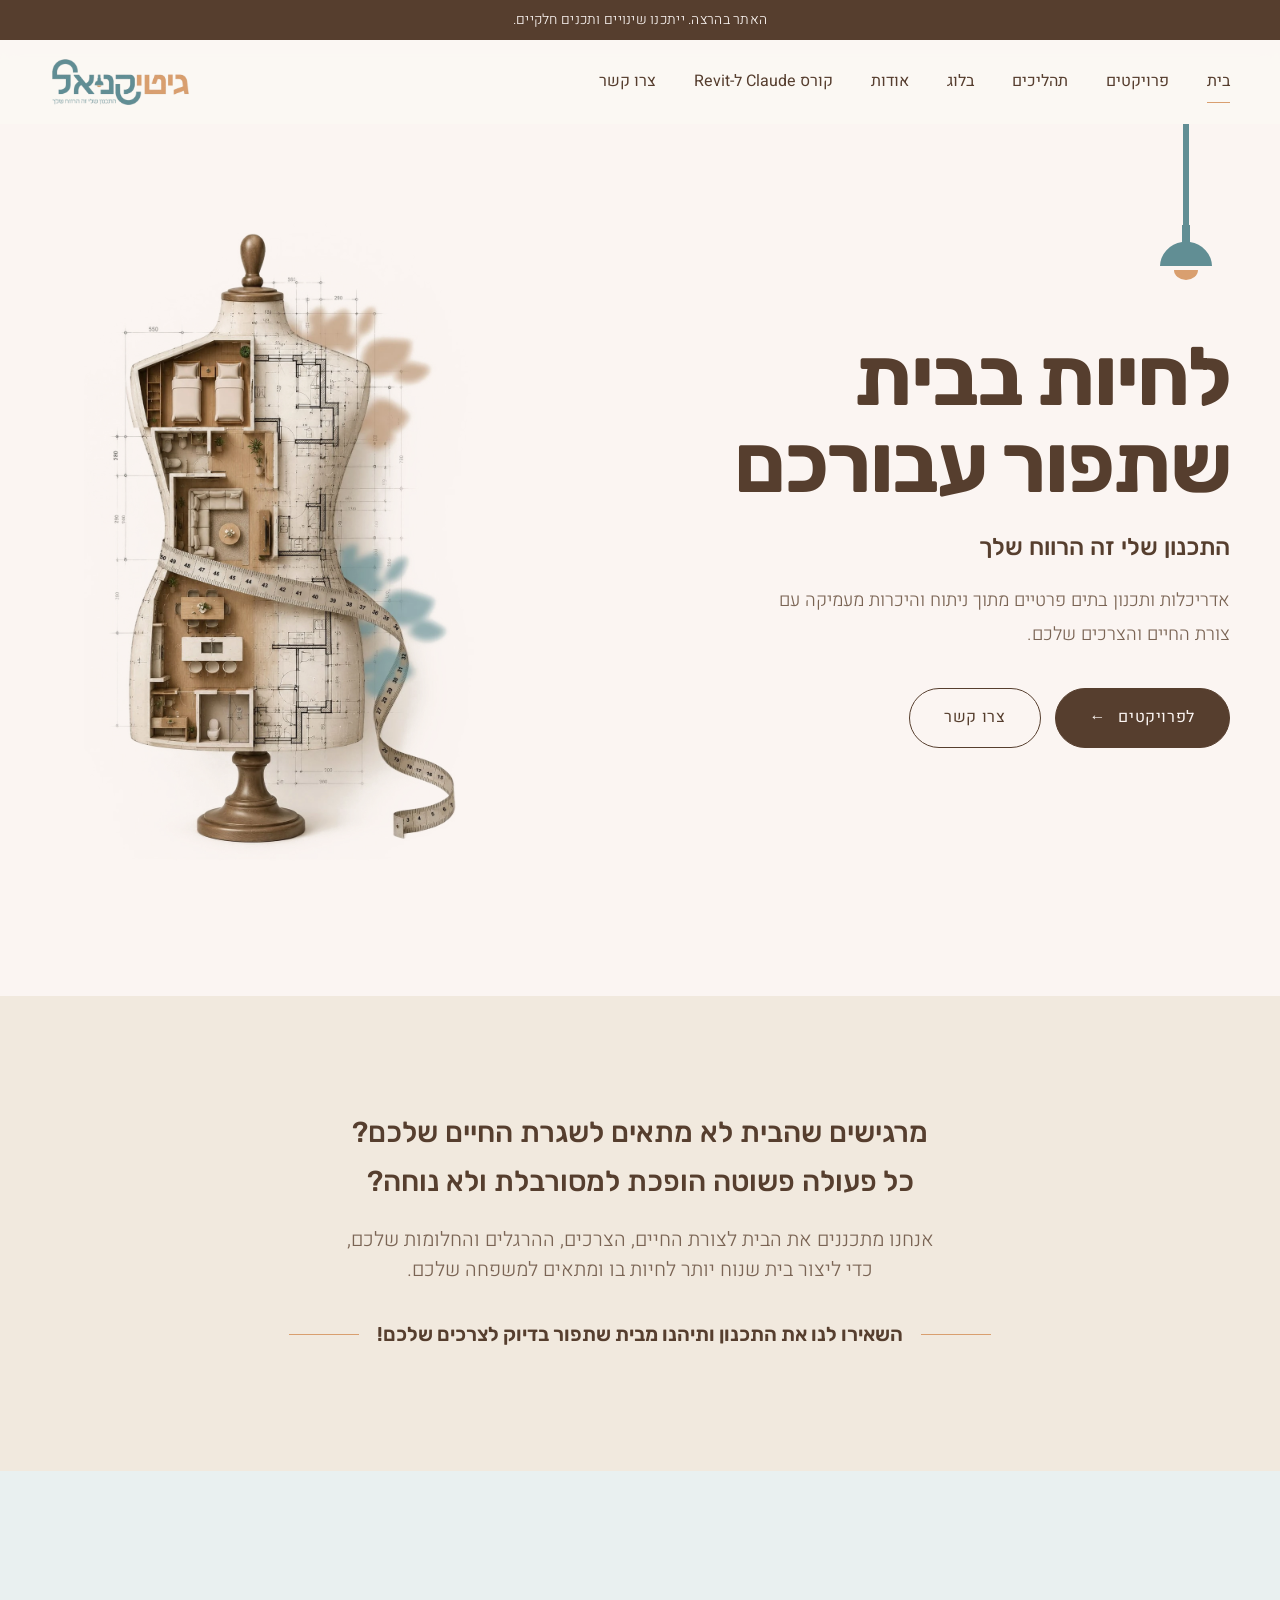
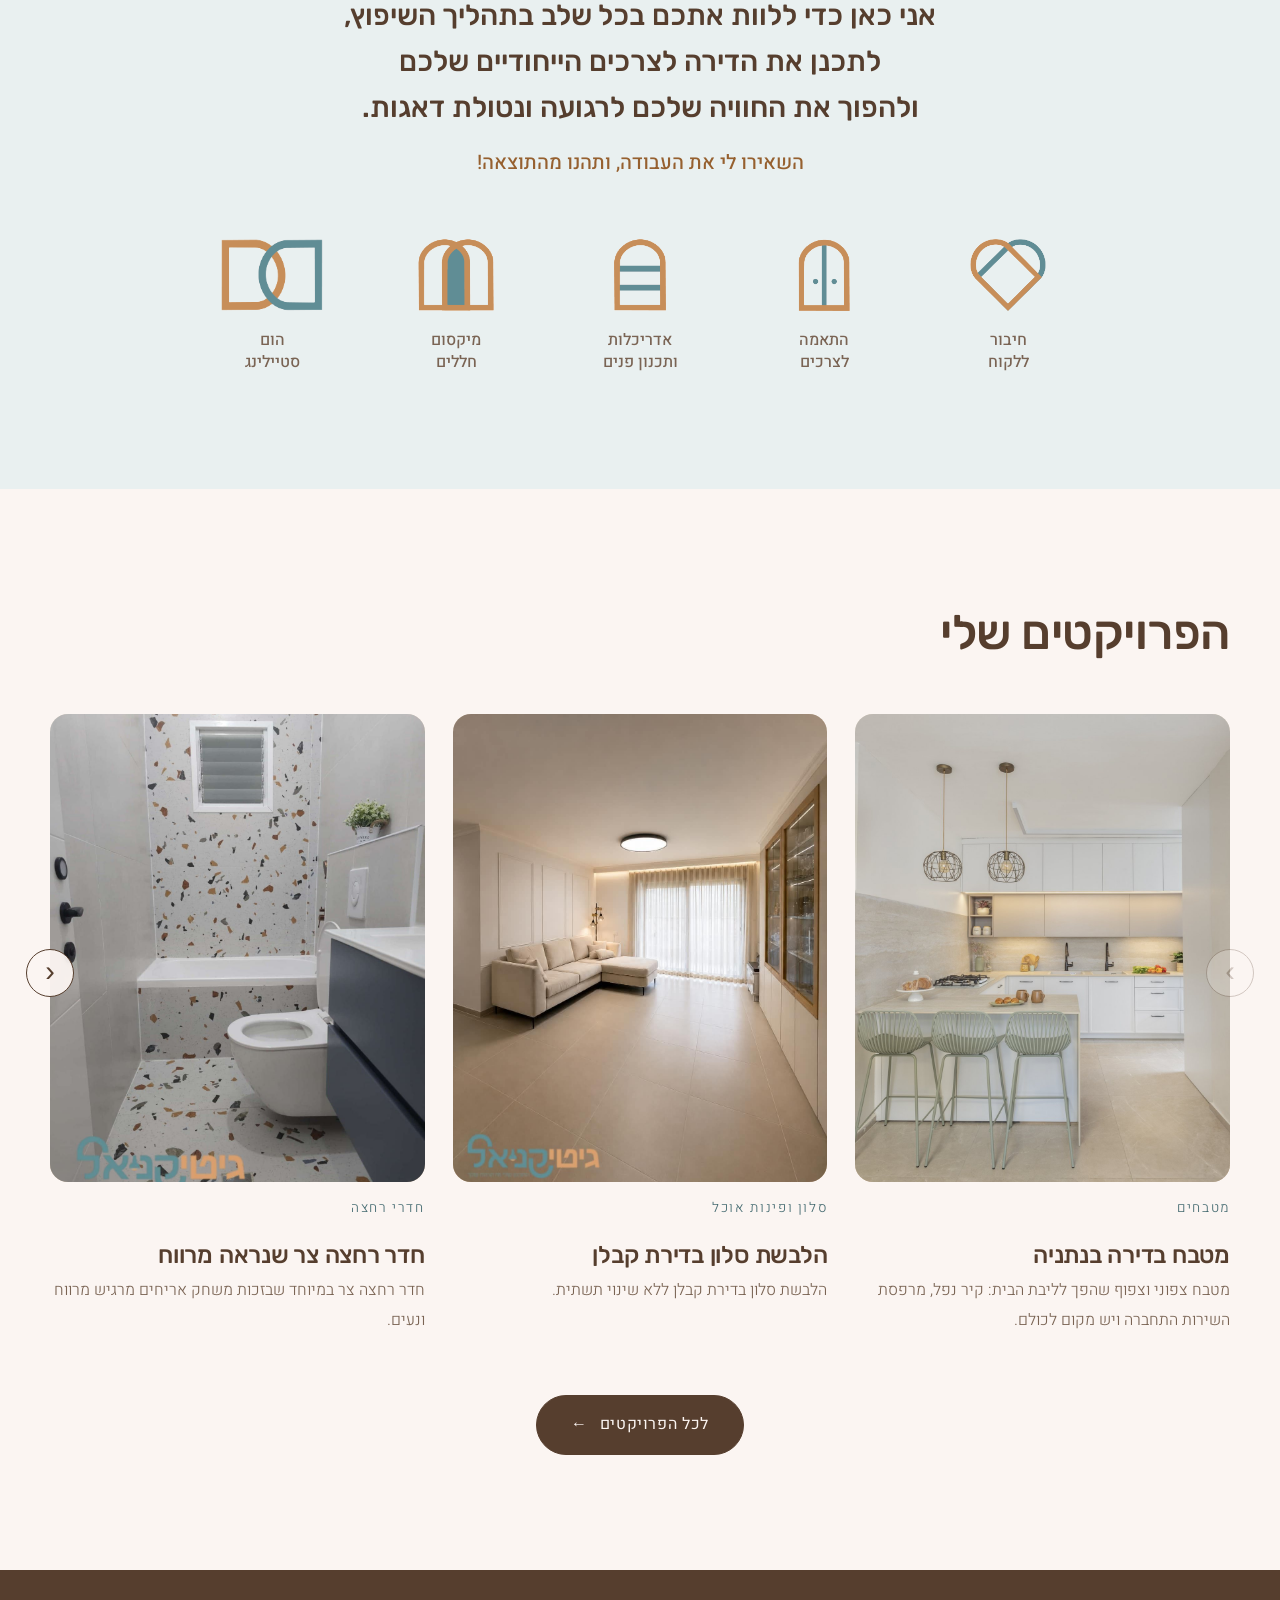
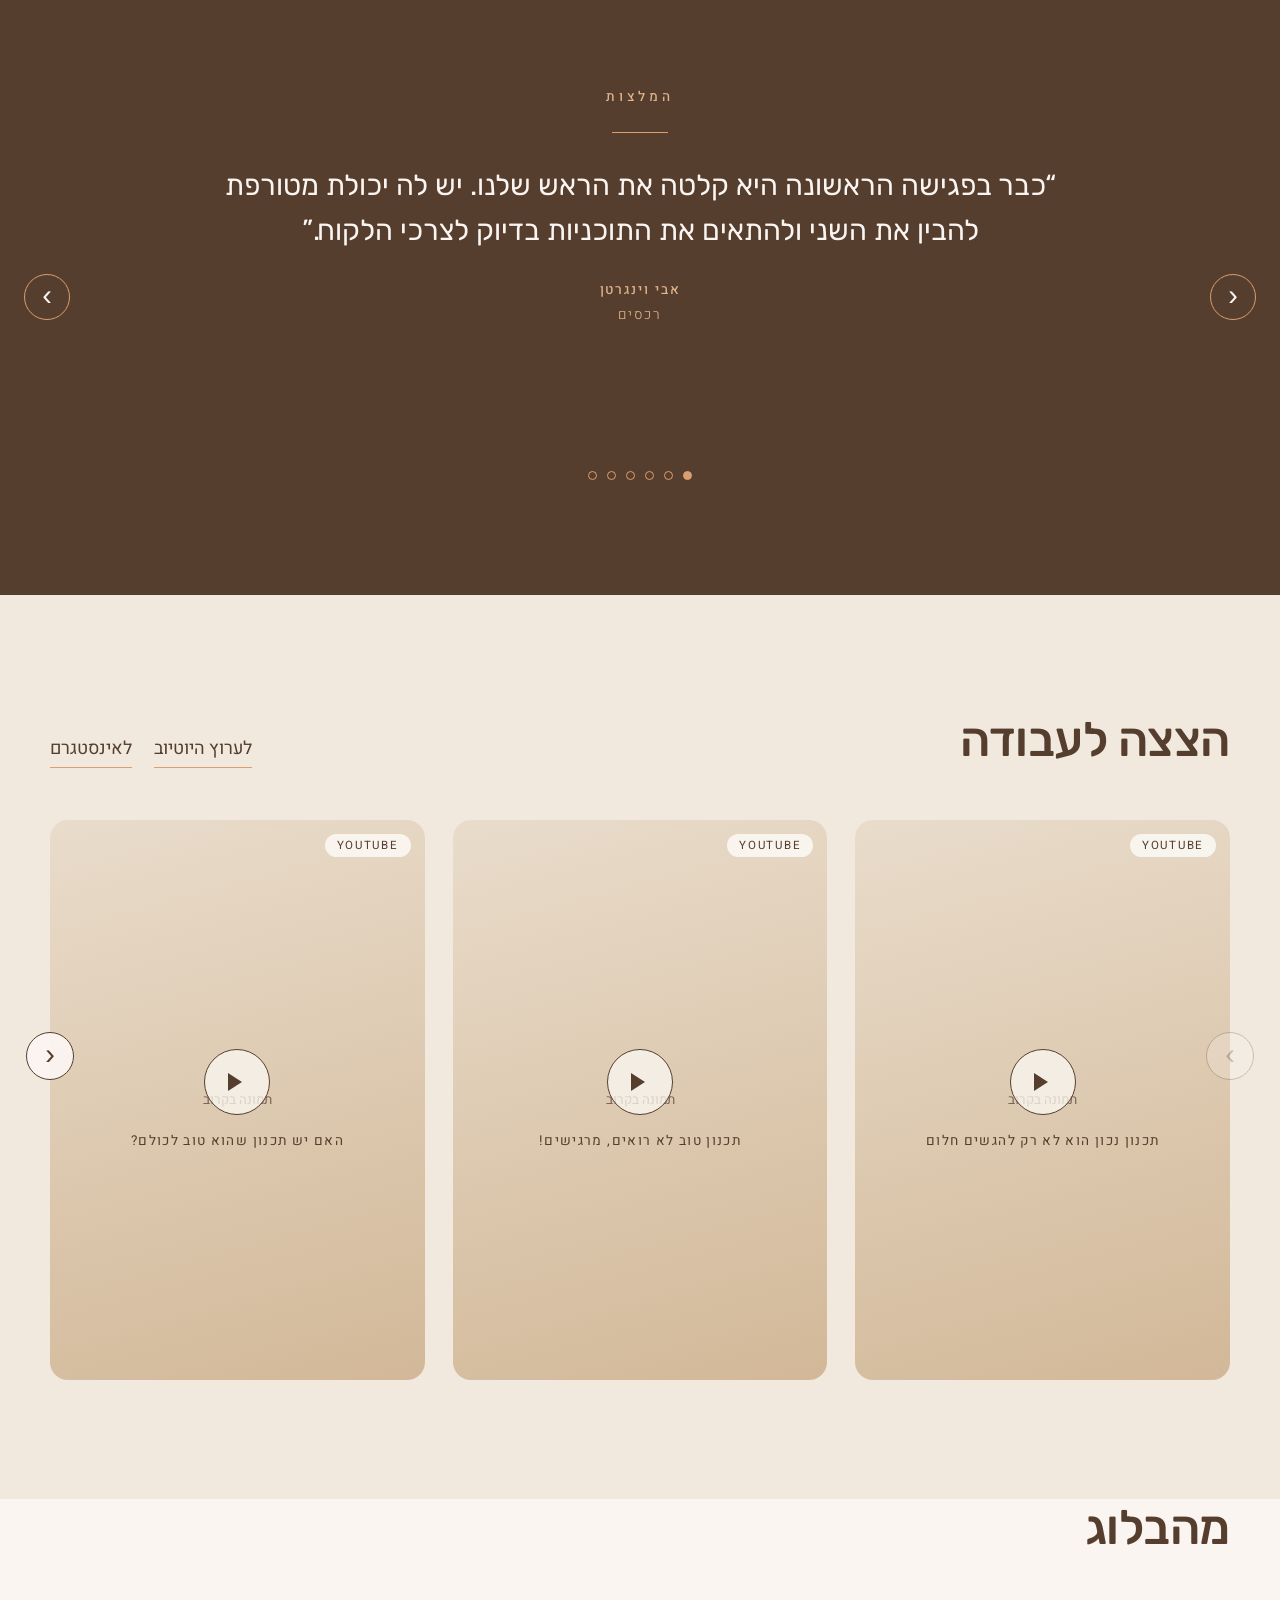
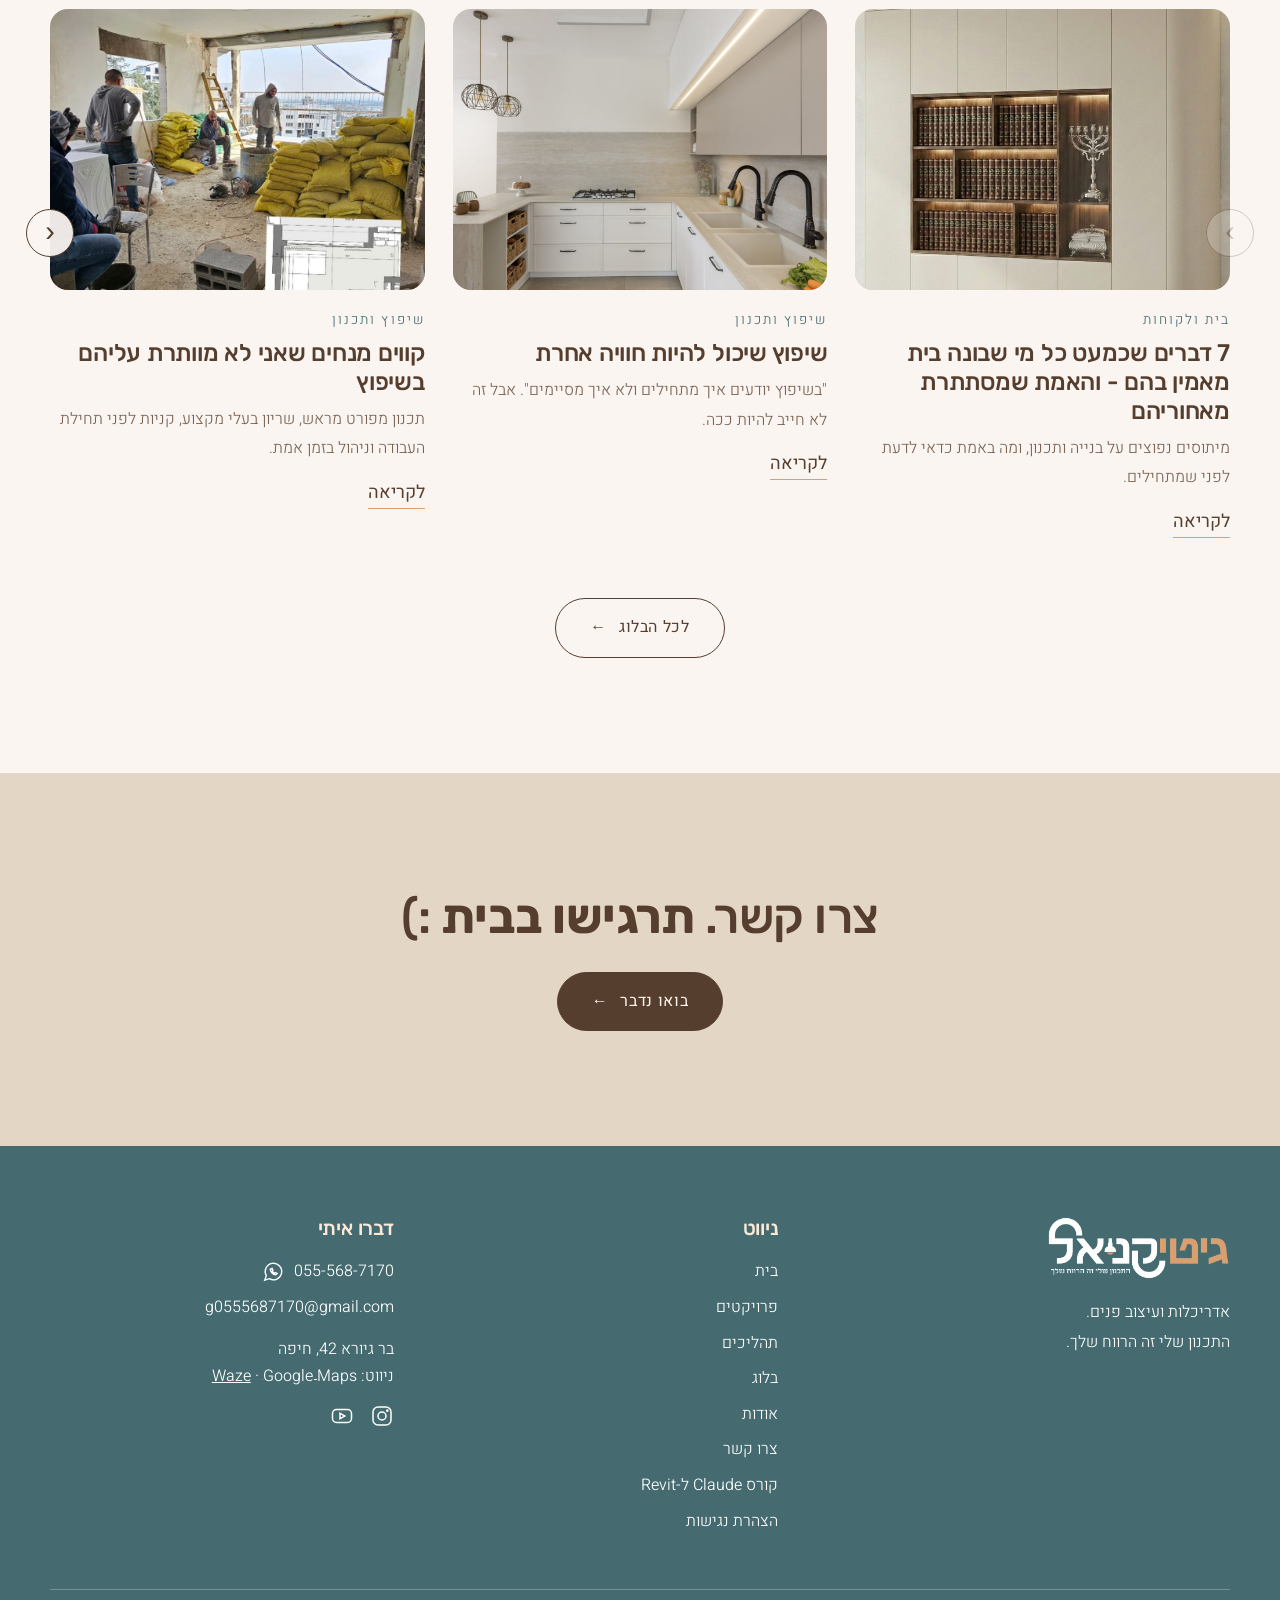
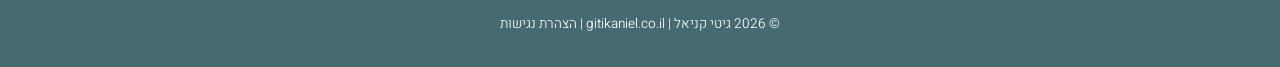
<file: index.html>
<!DOCTYPE html>
<html lang="he" dir="rtl">
<head>
<meta charset="UTF-8">
<meta name="viewport" content="width=device-width, initial-scale=1">
<title>גיטי קניאל | אדריכלות ועיצוב פנים</title>
<meta name="description" content="גיטי קניאל, הנדסאית אדריכלות. תכנון ועיצוב בתים פרטיים.">
<meta name="robots" content="noindex">
<link rel="icon" href="images/logo.png">
<link rel="preconnect" href="https://fonts.googleapis.com">
<link rel="preconnect" href="https://fonts.gstatic.com" crossorigin>
<link href="https://fonts.googleapis.com/css2?family=Rubik:wght@400;500;600&family=Heebo:wght@300;400;500;700&display=swap" rel="stylesheet">
<link rel="stylesheet" href="style.css?v=1794152503">
</head>
<body data-page="home">
<a class="skip" href="#main">דלג לתוכן הראשי</a>
<div id="site-header"></div>
<main id="main" tabindex="-1">

<section class="hero">
  <div class="lamp" aria-hidden="true"><div class="cord"></div>
<svg viewBox="0 0 60 60"><path d="M26 0 H34 V17 A26 25 0 0 1 56 41 H4 A26 25 0 0 1 26 17 Z" fill="#618E94"/>
<path d="M18 45 A12 10 0 0 0 42 45 Z" fill="#D99F6F"/></svg></div>
  <div class="wrap hero-grid">
    <div class="hero-in">
      <h1 class="flag">לחיות בבית<br>שתפור עבורכם</h1>
      <p class="tagline-plain">התכנון שלי זה הרווח שלך</p>
      <p class="lead">אדריכלות ותכנון בתים פרטיים מתוך ניתוח והיכרות מעמיקה עם צורת החיים והצרכים שלכם.</p>
      <div class="btns"><a class="btn solid arrow" href="projects.html">לפרויקטים</a><a class="btn" href="contact.html">צרו קשר</a></div>
    </div>
    <div class="mannequin"><img src="images/hero-mannequin.webp" width="1000" height="1700" fetchpriority="high" alt="בית שתפור בדיוק לצרכים שלכם: תוכנית דירה בתוך בובת תפירה"></div>
  </div>
</section>

<section class="statement"><div class="wrap">
  <p>מרגישים שהבית לא מתאים לשגרת החיים שלכם?</p>
  <p>כל פעולה פשוטה הופכת למסורבלת ולא נוחה?</p>
  <p class="soft">אנחנו מתכננים את הבית לצורת החיים, הצרכים, ההרגלים והחלומות שלכם,<br>כדי ליצור בית שנוח יותר לחיות בו ומתאים למשפחה שלכם.</p>
  <p class="flag-line"><span>השאירו לנו את התכנון ותיהנו מבית שתפור בדיוק לצרכים שלכם!</span></p>
</div></section>

<section class="services">
  <div class="wrap">
    <div class="center"><h2 class="sr-only">שירותים</h2>
      <p class="svc-lead">אני כאן כדי ללוות אתכם בכל שלב בתהליך השיפוץ,<br>לתכנן את הדירה לצרכים הייחודיים שלכם<br>ולהפוך את החוויה שלכם לרגועה ונטולת דאגות.</p>
      <p class="svc-accent">השאירו לי את העבודה, ותהנו מהתוצאה!</p></div>
    <div class="svc-row">
      <div class="svc"><img src="images/icon-client.png" alt=""><span>חיבור<br>ללקוח</span></div>
      <div class="svc"><img src="images/icon-custom.png" alt=""><span>התאמה<br>לצרכים</span></div>
      <div class="svc"><img src="images/icon-interior.png" alt=""><span>אדריכלות<br>ותכנון פנים</span></div>
      <div class="svc"><img src="images/icon-spaces.png" alt=""><span>מיקסום<br>חללים</span></div>
      <div class="svc"><img src="images/icon-styling.png" alt=""><span>הום<br>סטיילינג</span></div>
    </div>
  </div>
</section>

<section>
  <div class="wrap">
    <div class="sec-head"><h2>הפרויקטים שלי</h2></div>
    <div class="hcar" id="featured-projects" aria-label="הפרויקטים שלי"></div>
    <p class="center" style="margin-top:56px"><a class="btn solid arrow" href="projects.html">לכל הפרויקטים</a></p>
  </div>
</section>

<section class="testi">
  <div class="wrap center"><span class="eyebrow">המלצות</span><span class="rule"></span><div id="testimonials"></div></div>
</section>

<section class="videos">
  <div class="wrap">
    <div class="sec-head"><h2>הצצה לעבודה</h2><div class="social-links" id="social-links"></div></div>
    <div class="hcar hcar-videos" id="video-grid" aria-label="סרטונים"></div>
  </div>
</section>

<section style="padding-top:0">
  <div class="wrap">
    <div class="sec-head"><h2>מהבלוג</h2></div>
    <div class="hcar" id="blog-preview" aria-label="מהבלוג"></div>
    <p class="center" style="margin-top:56px"><a class="btn arrow" href="blog.html">לכל הבלוג</a></p>
  </div>
</section>
<section class="cta"><div class="wrap"><h2>צרו קשר. <strong class="cta-em">תרגישו בבית</strong> <span dir="ltr" aria-hidden="true">(:</span></h2>
<a class="btn solid arrow" href="contact.html">בואו נדבר</a></div></section>

</main>
<div id="site-footer"></div>
<script src="content.js?v=1794152503"></script>
<script src="main.js?v=1794152503"></script>
</body>
</html>
</file>
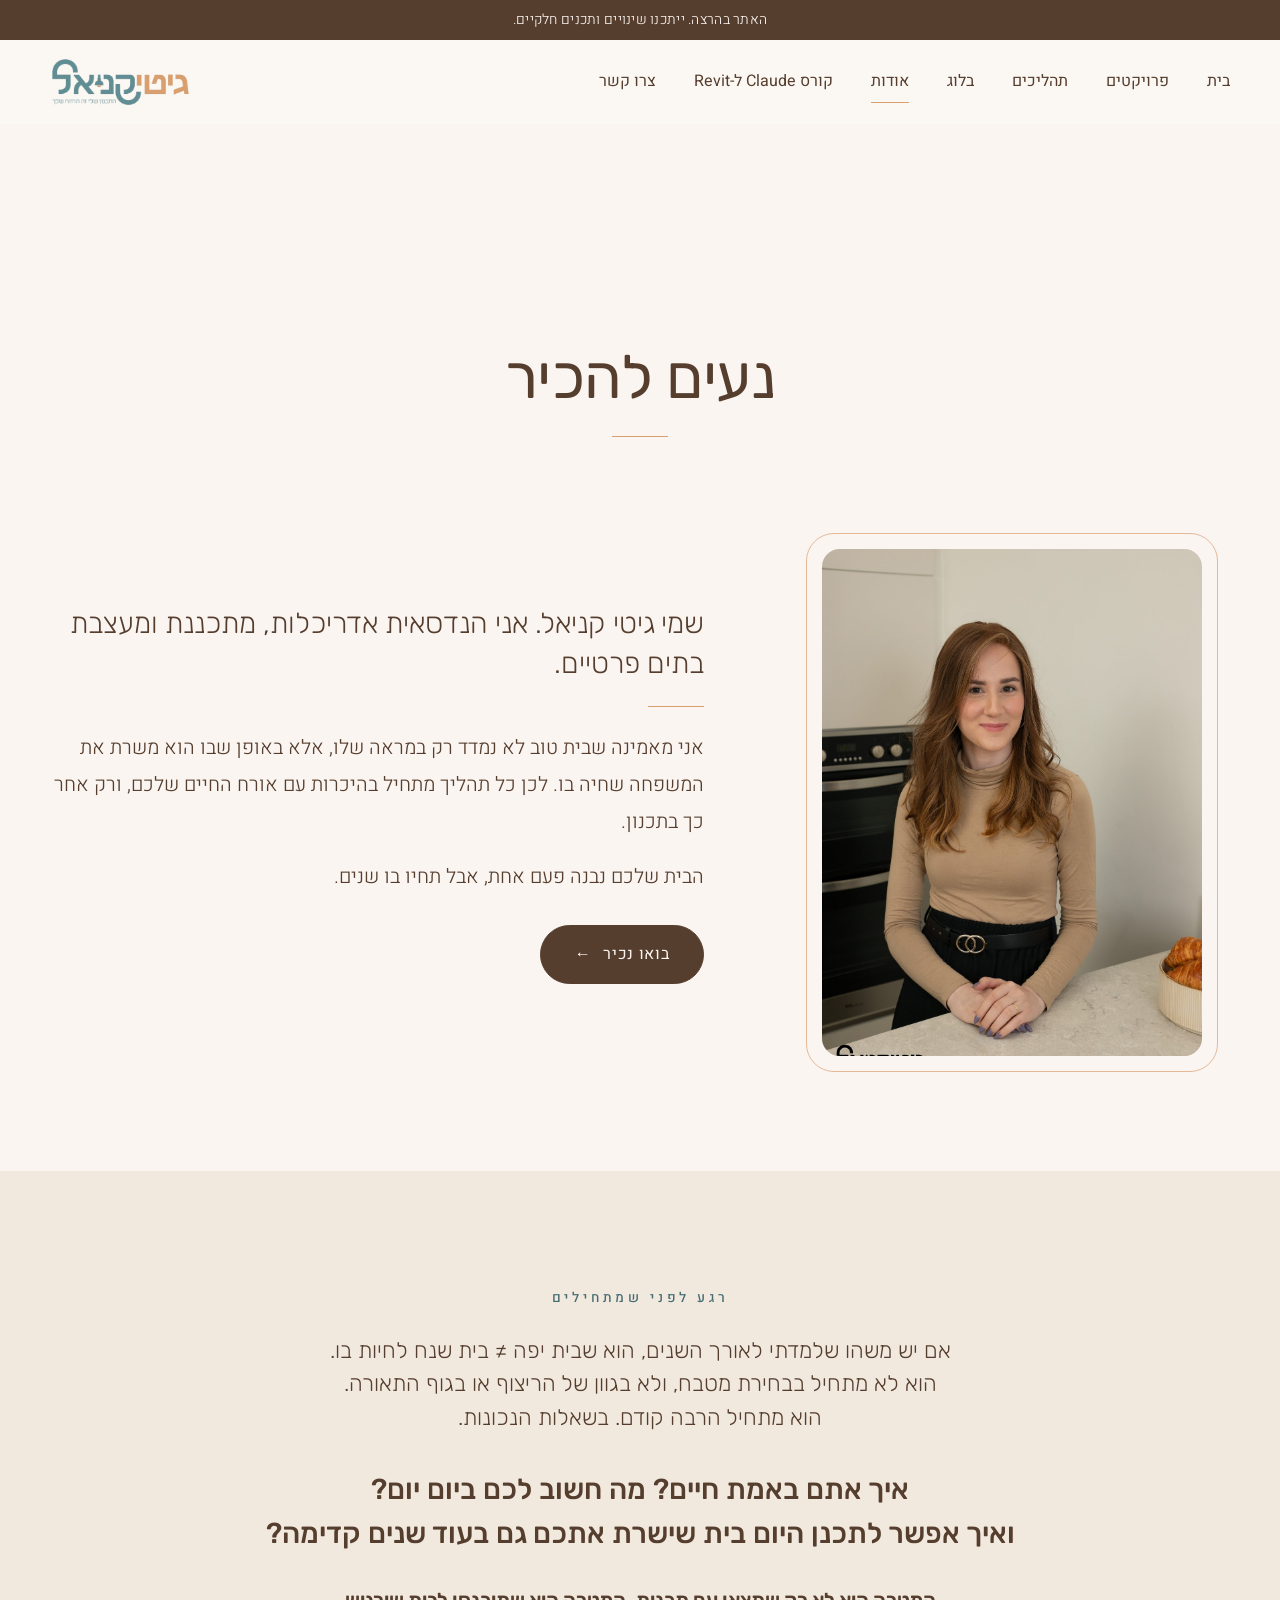
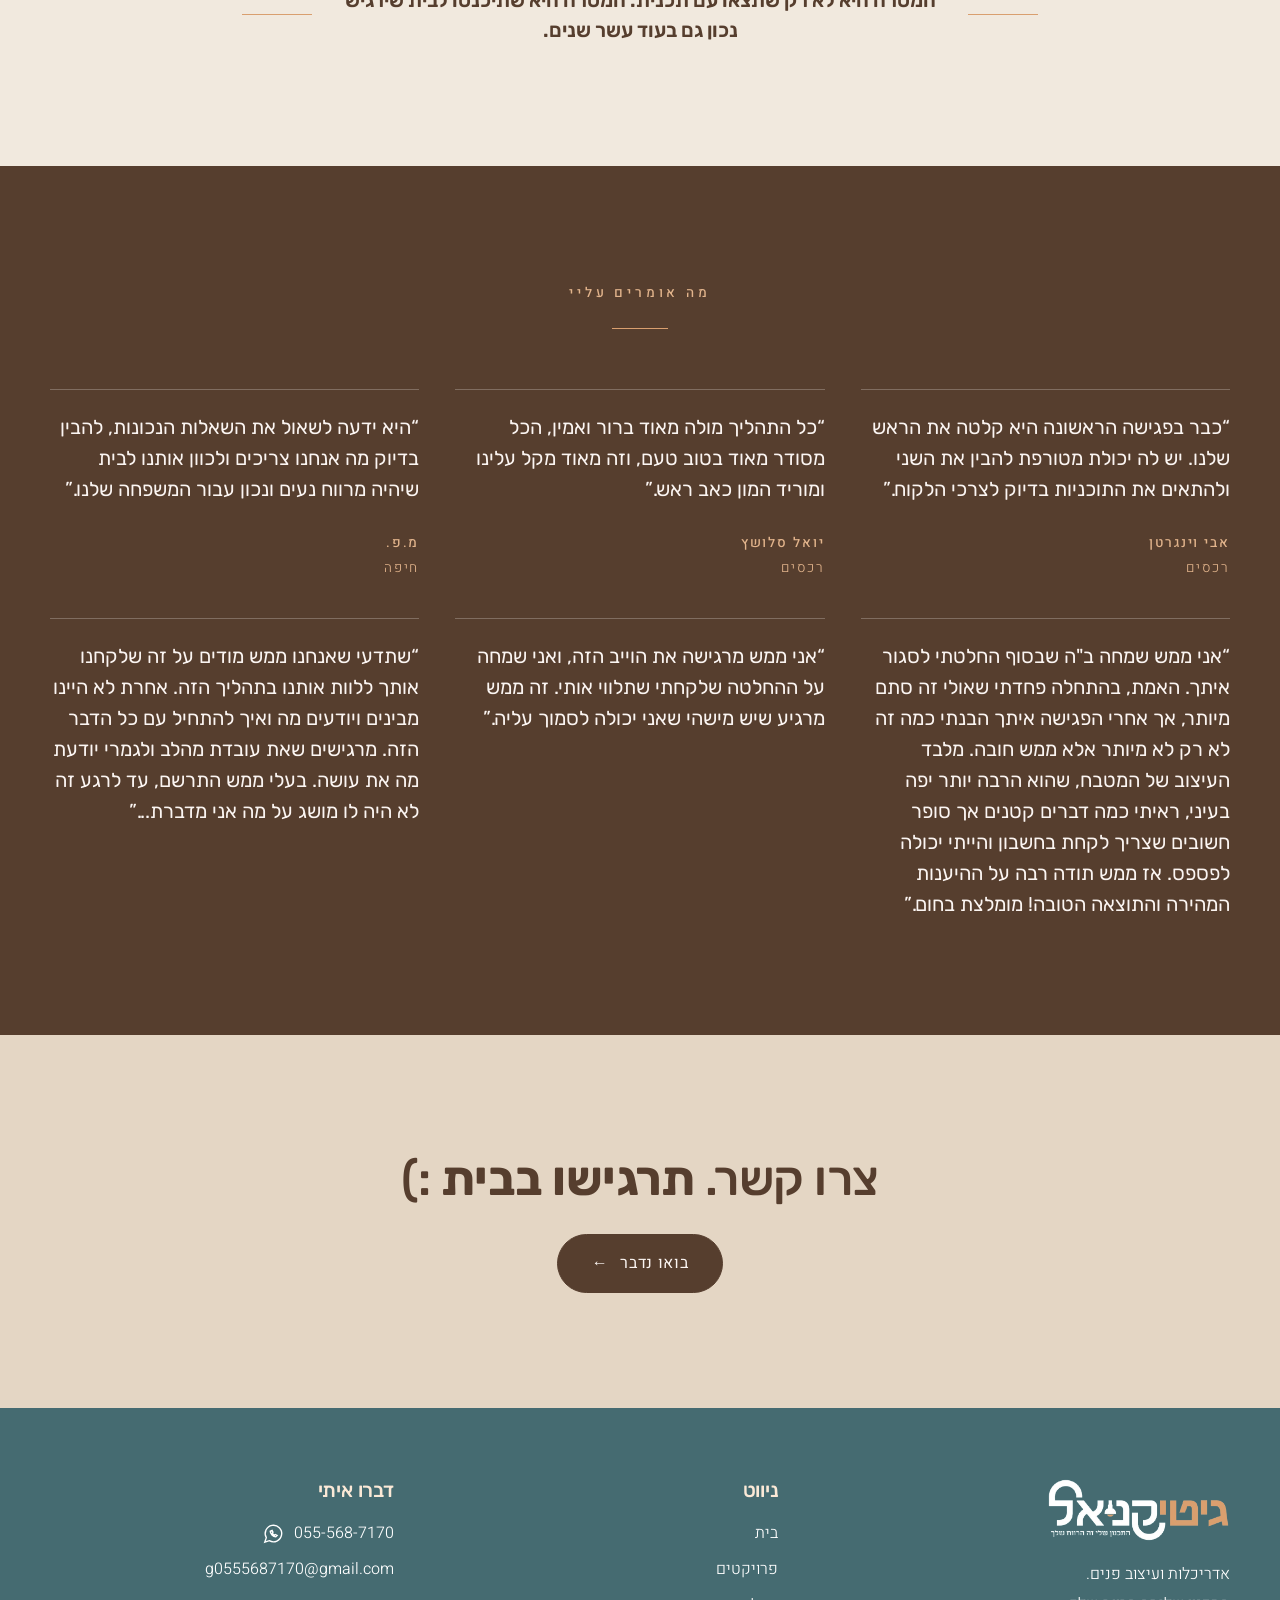
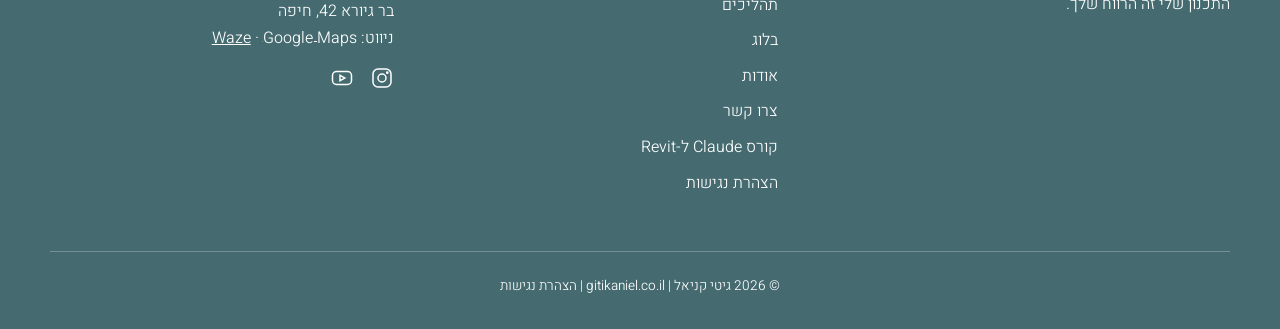
<file: about.html>
<!DOCTYPE html>
<html lang="he" dir="rtl">
<head>
<meta charset="UTF-8">
<meta name="viewport" content="width=device-width, initial-scale=1">
<title>אודות | גיטי קניאל</title>
<meta name="description" content="נעים להכיר: גיטי קניאל, הנדסאית אדריכלות, מתכננת ומעצבת בתים פרטיים.">
<meta name="robots" content="noindex">
<link rel="icon" href="images/logo.png">
<link rel="preconnect" href="https://fonts.googleapis.com">
<link rel="preconnect" href="https://fonts.gstatic.com" crossorigin>
<link href="https://fonts.googleapis.com/css2?family=Rubik:wght@400;500;600&family=Heebo:wght@300;400;500;700&display=swap" rel="stylesheet">
<link rel="stylesheet" href="style.css?v=1794152503">
</head>
<body data-page="about">
<a class="skip" href="#main">דלג לתוכן הראשי</a>
<div id="site-header"></div>
<main id="main" tabindex="-1">

<section style="padding-bottom:0"><div class="wrap page-head"><h1>נעים להכיר</h1><span class="rule" style="margin-inline:auto"></span></div></section>
<section style="padding-top:40px"><div class="wrap about-grid">
  <div class="arch-frame" style="max-width:380px;width:100%;margin-inline:auto"><div class="arch"><span class="ph">התמונה של גיטי</span><img src="images/giti.jpg" alt="גיטי קניאל" onerror="this.remove()"></div></div>
  <div>
    <p class="big">שמי גיטי קניאל. אני הנדסאית אדריכלות, מתכננת ומעצבת בתים פרטיים.</p>
    <span class="rule"></span>
    <p>אני מאמינה שבית טוב לא נמדד רק במראה שלו, אלא באופן שבו הוא משרת את המשפחה שחיה בו. לכן כל תהליך מתחיל בהיכרות עם אורח החיים שלכם, ורק אחר כך בתכנון.</p>
    <p>הבית שלכם נבנה פעם אחת, אבל תחיו בו שנים.</p>
    <p style="margin-top:30px"><a class="btn solid arrow" href="contact.html">בואו נכיר</a></p>
  </div>
</div></section>
<section class="statement"><div class="wrap center"><span class="eyebrow">רגע לפני שמתחילים</span>
  <p class="soft" style="font-family:var(--serif);font-size:clamp(1.15rem,2vw,1.4rem);color:var(--brown)">אם יש משהו שלמדתי לאורך השנים, הוא שבית יפה ≠ בית שנח לחיות בו.<br>הוא לא מתחיל בבחירת מטבח, ולא בגוון של הריצוף או בגוף התאורה.<br>הוא מתחיל הרבה קודם. בשאלות הנכונות.</p>
  <p>איך אתם באמת חיים? מה חשוב לכם ביום יום?<br>ואיך אפשר לתכנן היום בית שישרת אתכם גם בעוד שנים קדימה?</p>
  <p class="flag-line"><span>המטרה היא לא רק שתצאו עם תכנית. המטרה היא שתיכנסו לבית שירגיש נכון גם בעוד עשר שנים.</span></p>
</div></section>
<section class="testi"><div class="wrap center"><span class="eyebrow">מה אומרים עליי</span><span class="rule"></span><div class="testi-grid" id="testimonials-grid"></div></div></section>
<section class="cta"><div class="wrap"><h2>צרו קשר. <strong class="cta-em">תרגישו בבית</strong> <span dir="ltr" aria-hidden="true">(:</span></h2>
<a class="btn solid arrow" href="contact.html">בואו נדבר</a></div></section>
</main>
<div id="site-footer"></div>
<script src="content.js?v=1794152503"></script>
<script src="main.js?v=1794152503"></script>
</body>
</html>
</file>
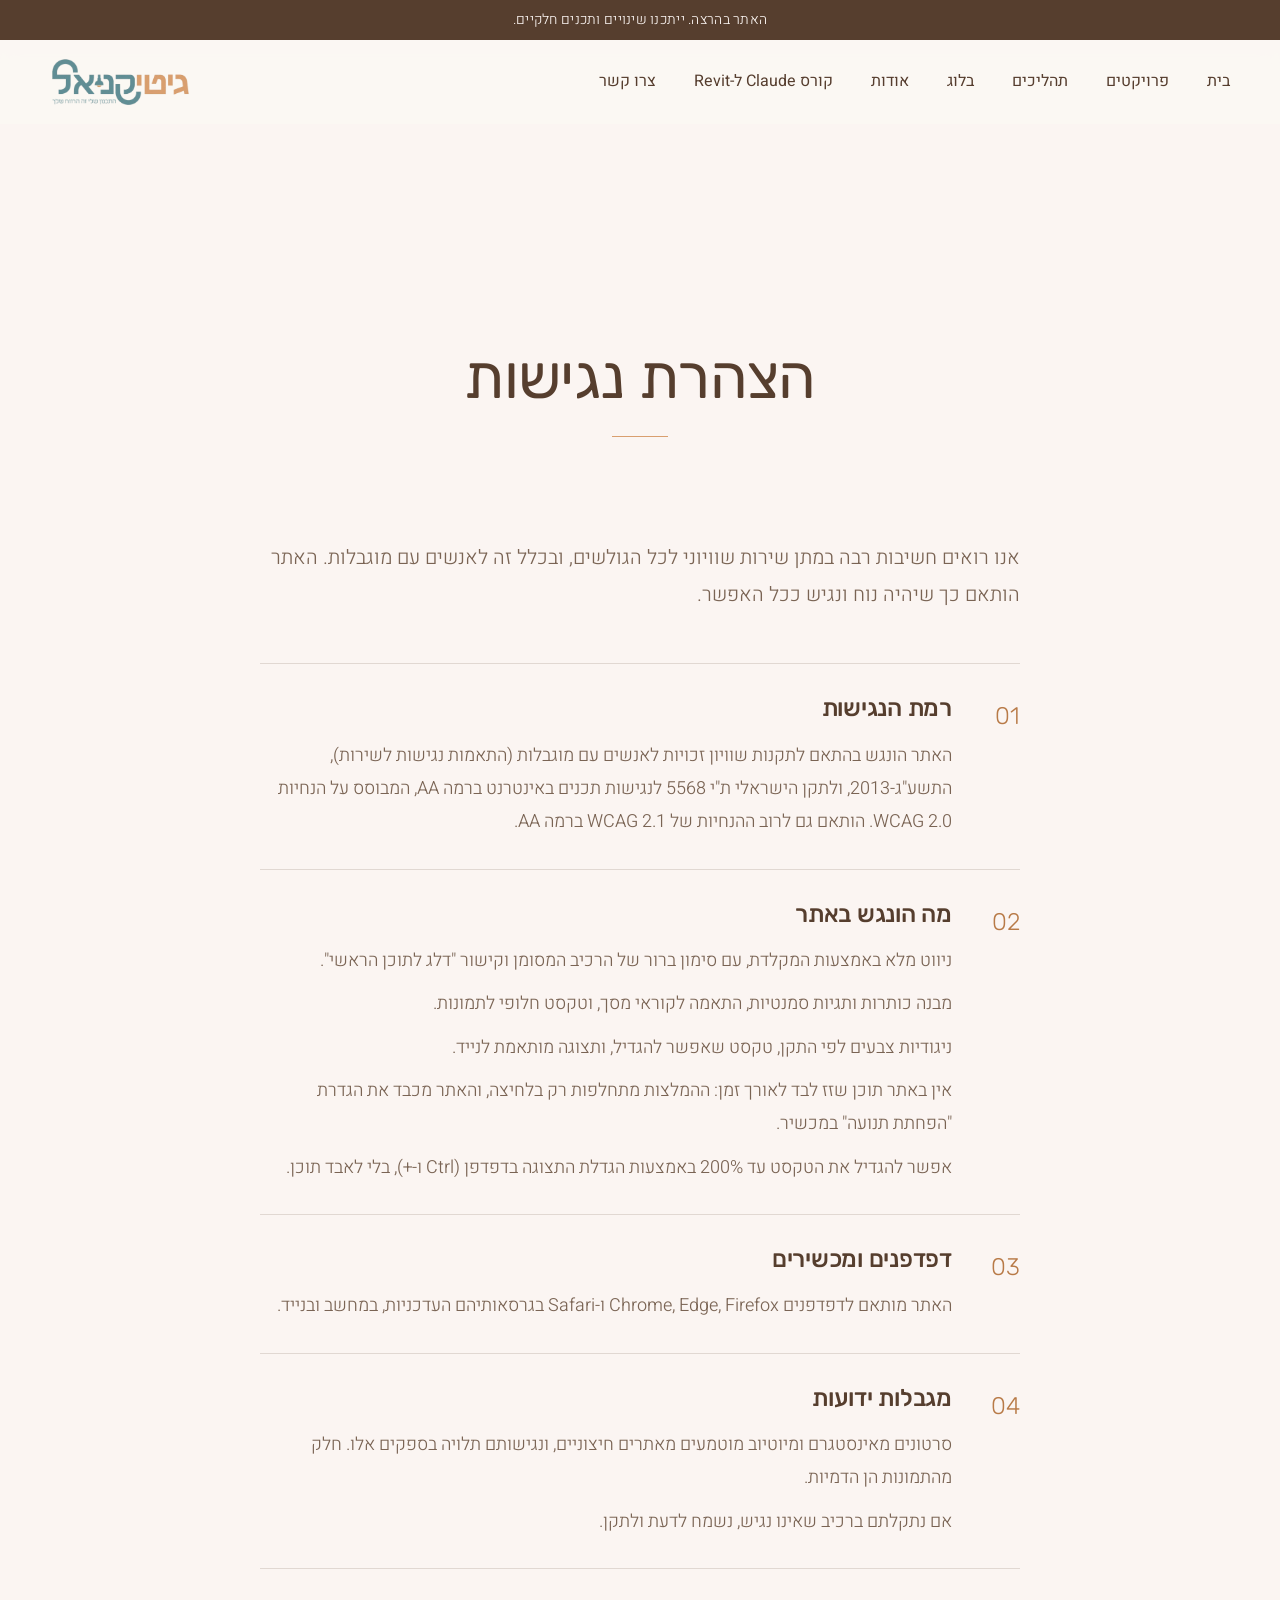
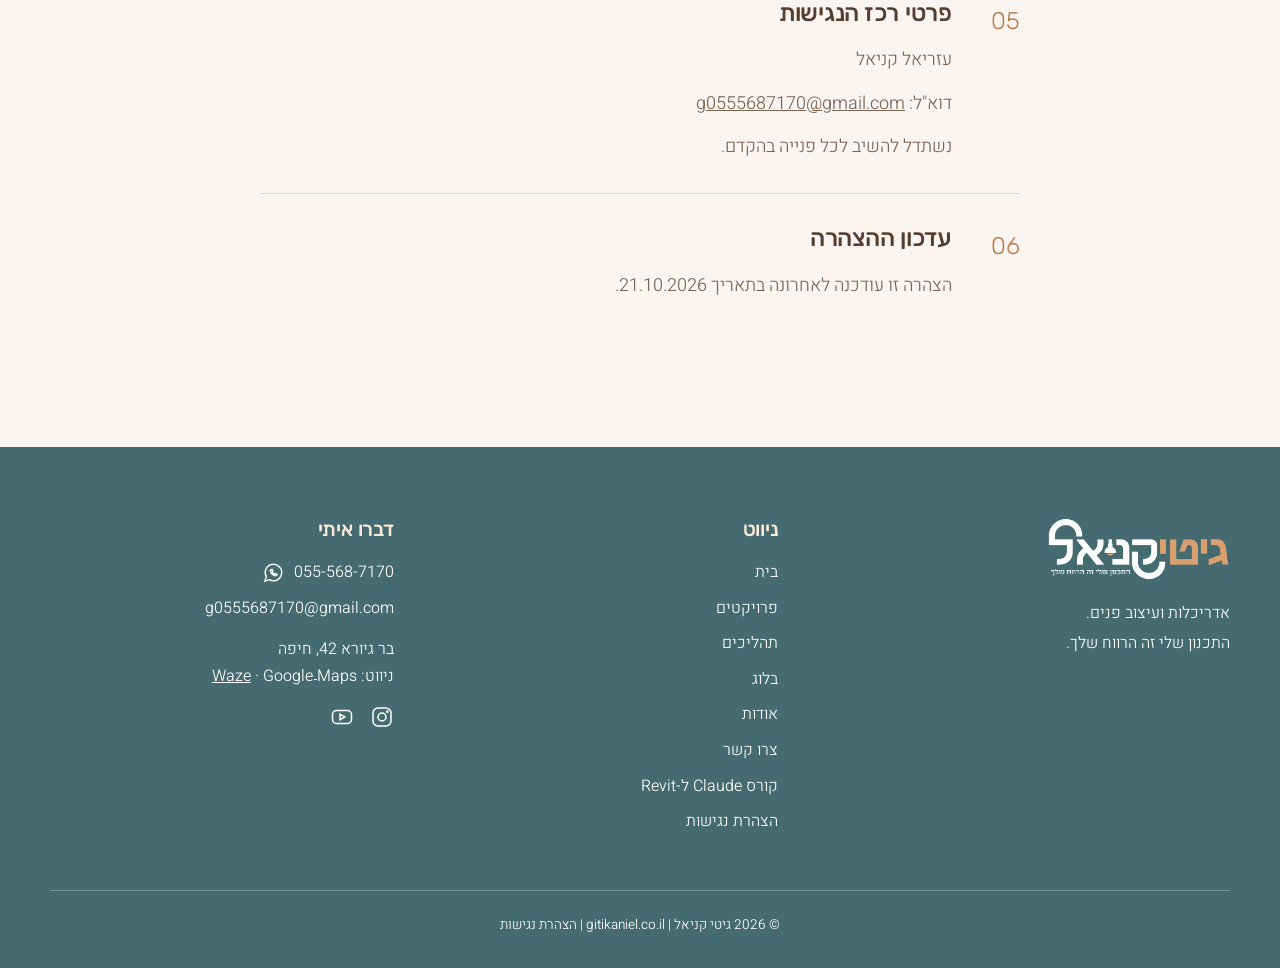
<file: accessibility.html>
<!DOCTYPE html>
<html lang="he" dir="rtl">
<head>
<meta charset="UTF-8">
<meta name="viewport" content="width=device-width, initial-scale=1">
<title>הצהרת נגישות | גיטי קניאל</title>
<meta name="description" content="הצהרת הנגישות של אתר גיטי קניאל.">
<meta name="robots" content="noindex">
<link rel="icon" href="images/logo.png">
<link rel="preconnect" href="https://fonts.googleapis.com">
<link rel="preconnect" href="https://fonts.gstatic.com" crossorigin>
<link href="https://fonts.googleapis.com/css2?family=Rubik:wght@400;500;600&family=Heebo:wght@300;400;500;700&display=swap" rel="stylesheet">
<link rel="stylesheet" href="style.css?v=1794152503">
</head>
<body data-page="a11y">
<a class="skip" href="#main">דלג לתוכן הראשי</a>
<div id="site-header"></div>
<main id="main" tabindex="-1">

<section style="padding-bottom:0"><div class="wrap page-head"><h1>הצהרת נגישות</h1><span class="rule" style="margin-inline:auto"></span></div></section>
<section style="padding-top:30px"><div class="wrap article statement-page">
  <p class="lead">אנו רואים חשיבות רבה במתן שירות שוויוני לכל הגולשים, ובכלל זה לאנשים עם מוגבלות. האתר הותאם כך שיהיה נוח ונגיש ככל האפשר.</p>
  <div class="part"><span class="no">01</span><h2 class="h3">רמת הנגישות</h2><p>האתר הונגש בהתאם לתקנות שוויון זכויות לאנשים עם מוגבלות (התאמות נגישות לשירות), התשע"ג-2013, ולתקן הישראלי ת"י 5568 לנגישות תכנים באינטרנט ברמה AA, המבוסס על הנחיות WCAG 2.0. הותאם גם לרוב ההנחיות של WCAG 2.1 ברמה AA.</p></div>
  <div class="part"><span class="no">02</span><h2 class="h3">מה הונגש באתר</h2><p>ניווט מלא באמצעות המקלדת, עם סימון ברור של הרכיב המסומן וקישור "דלג לתוכן הראשי".</p><p>מבנה כותרות ותגיות סמנטיות, התאמה לקוראי מסך, וטקסט חלופי לתמונות.</p><p>ניגודיות צבעים לפי התקן, טקסט שאפשר להגדיל, ותצוגה מותאמת לנייד.</p><p>אין באתר תוכן שזז לבד לאורך זמן: ההמלצות מתחלפות רק בלחיצה, והאתר מכבד את הגדרת "הפחתת תנועה" במכשיר.</p><p>אפשר להגדיל את הטקסט עד 200% באמצעות הגדלת התצוגה בדפדפן (Ctrl ו-+), בלי לאבד תוכן.</p></div>
  <div class="part"><span class="no">03</span><h2 class="h3">דפדפנים ומכשירים</h2><p>האתר מותאם לדפדפנים Chrome, Edge, Firefox ו-Safari בגרסאותיהם העדכניות, במחשב ובנייד.</p></div>
  <div class="part"><span class="no">04</span><h2 class="h3">מגבלות ידועות</h2><p>סרטונים מאינסטגרם ומיוטיוב מוטמעים מאתרים חיצוניים, ונגישותם תלויה בספקים אלו. חלק מהתמונות הן הדמיות.</p><p>אם נתקלתם ברכיב שאינו נגיש, נשמח לדעת ולתקן.</p></div>
  <div class="part"><span class="no">05</span><h2 class="h3">פרטי רכז הנגישות</h2><p>עזריאל קניאל</p><p>דוא"ל: <a href="https://mail.google.com/mail/?view=cm&fs=1&to=g0555687170@gmail.com" target="_blank" rel="noopener" dir="ltr">g0555687170@gmail.com</a><span class="sr-only"> (נפתח בחלון חדש)</span></p><p>נשתדל להשיב לכל פנייה בהקדם.</p></div>
  <div class="part"><span class="no">06</span><h2 class="h3">עדכון ההצהרה</h2><p>הצהרה זו עודכנה לאחרונה בתאריך 21.10.2026.</p></div>
</div></section>
</main>
<div id="site-footer"></div>
<script src="content.js?v=1794152503"></script>
<script src="main.js?v=1794152503"></script>
</body>
</html>
</file>
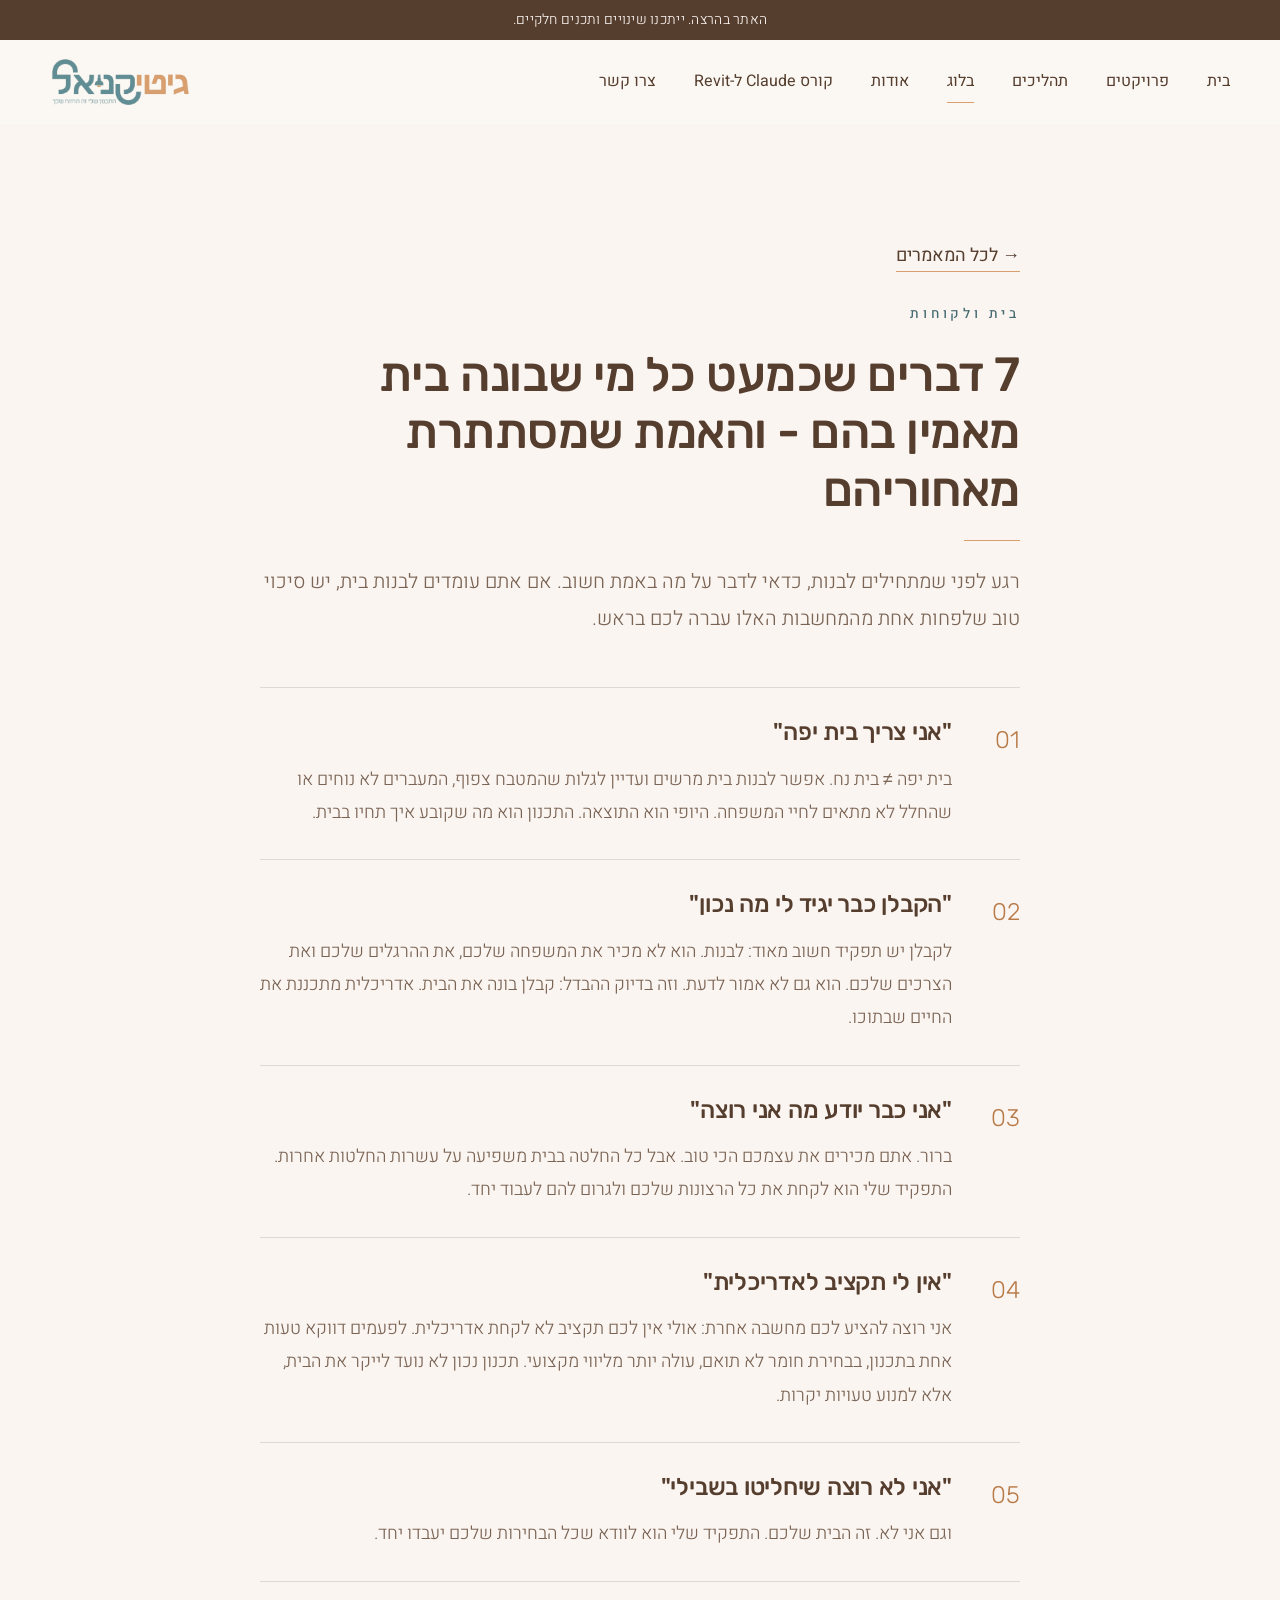
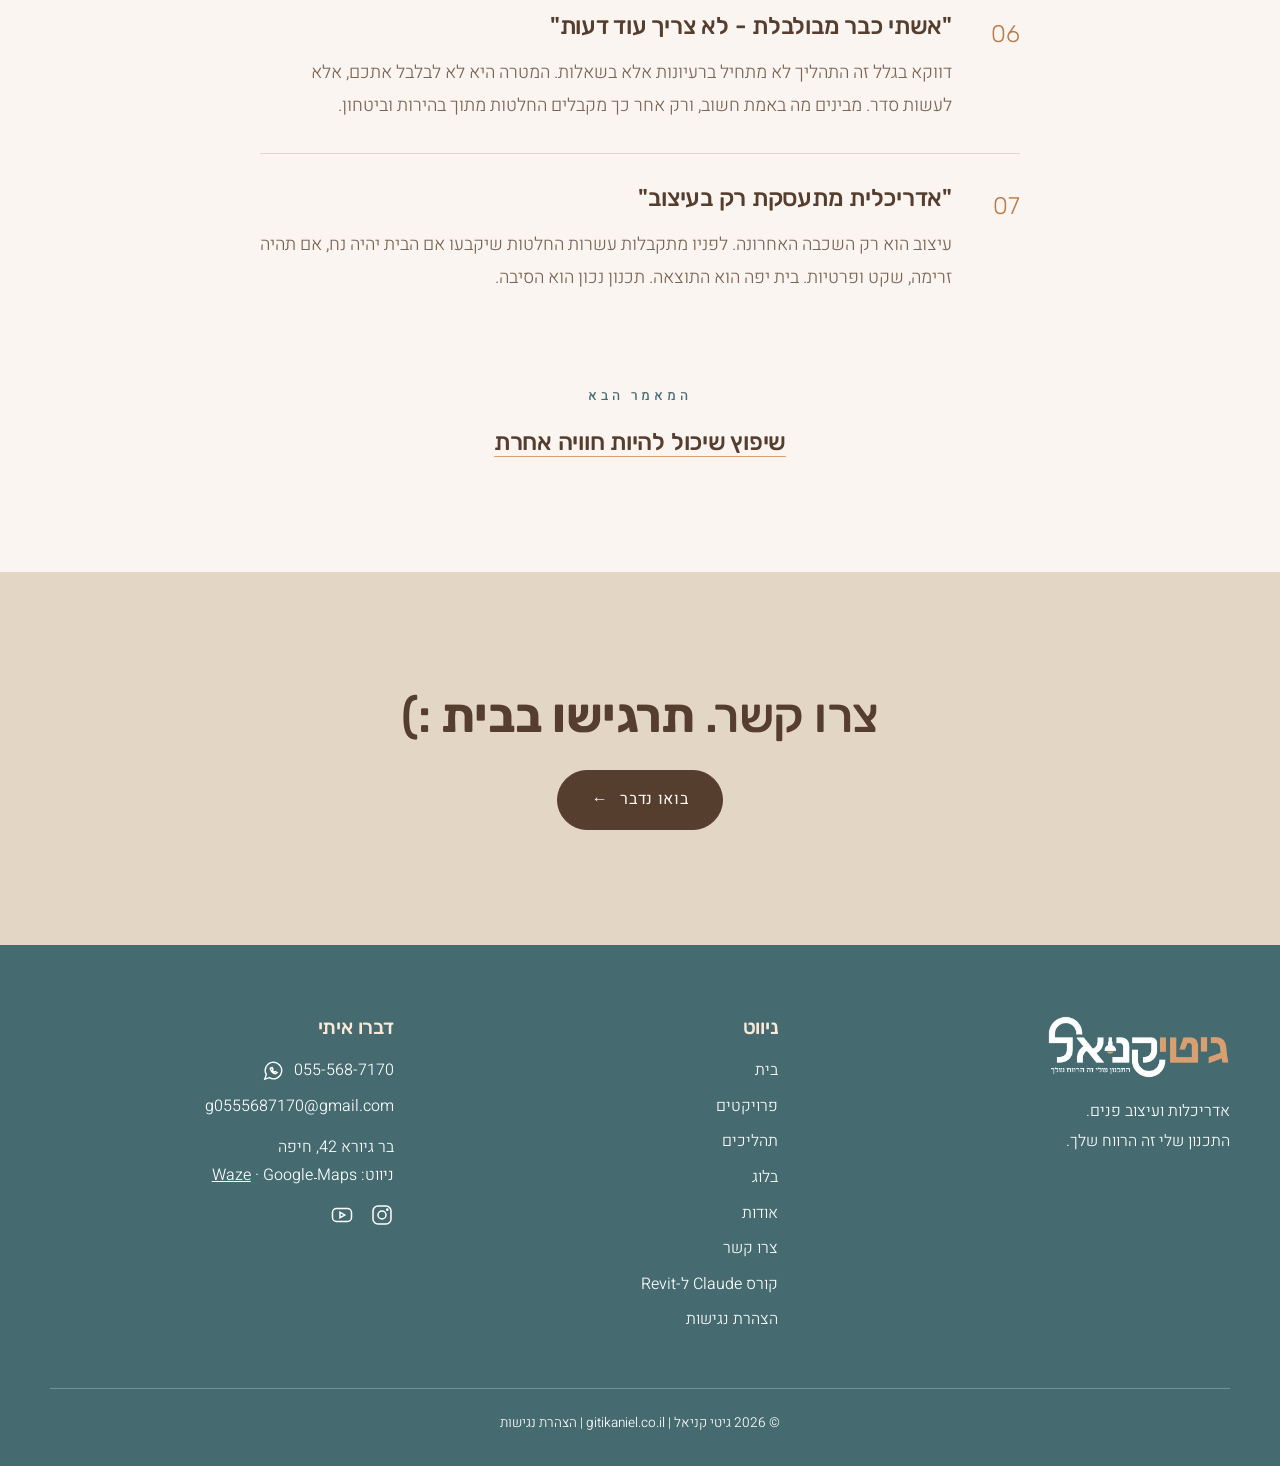
<file: article.html>
<!DOCTYPE html>
<html lang="he" dir="rtl">
<head>
<meta charset="UTF-8">
<meta name="viewport" content="width=device-width, initial-scale=1">
<title>מאמר | גיטי קניאל</title>
<meta name="description" content="גיטי קניאל, הנדסאית אדריכלות. תכנון ועיצוב בתים פרטיים.">
<meta name="robots" content="noindex">
<link rel="icon" href="images/logo.png">
<link rel="preconnect" href="https://fonts.googleapis.com">
<link rel="preconnect" href="https://fonts.gstatic.com" crossorigin>
<link href="https://fonts.googleapis.com/css2?family=Rubik:wght@400;500;600&family=Heebo:wght@300;400;500;700&display=swap" rel="stylesheet">
<link rel="stylesheet" href="style.css?v=1794152503">
</head>
<body data-page="blog">
<a class="skip" href="#main">דלג לתוכן הראשי</a>
<div id="site-header"></div>
<main id="main" tabindex="-1">

<section><div class="wrap article" id="article"></div></section>
<section class="cta"><div class="wrap"><h2>צרו קשר. <strong class="cta-em">תרגישו בבית</strong> <span dir="ltr" aria-hidden="true">(:</span></h2>
<a class="btn solid arrow" href="contact.html">בואו נדבר</a></div></section>
</main>
<div id="site-footer"></div>
<script src="content.js?v=1794152503"></script>
<script src="main.js?v=1794152503"></script>
</body>
</html>
</file>
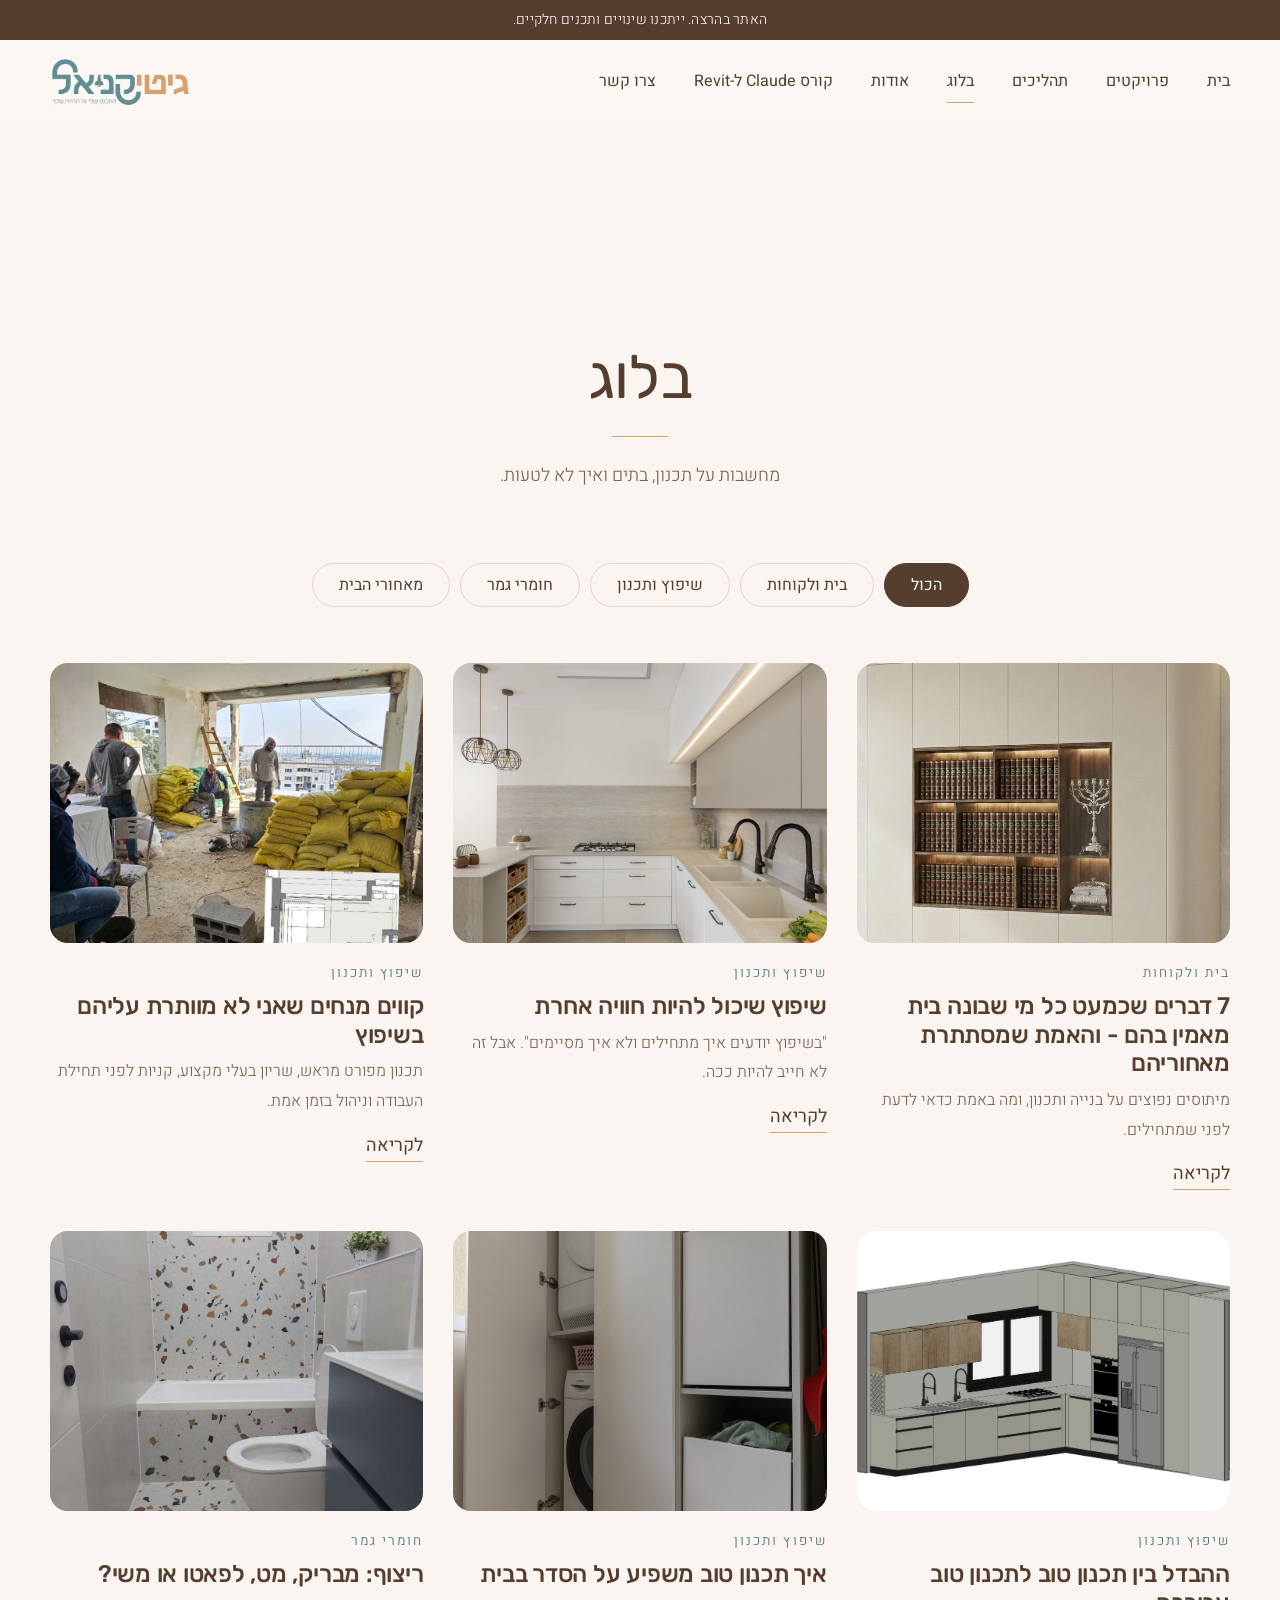
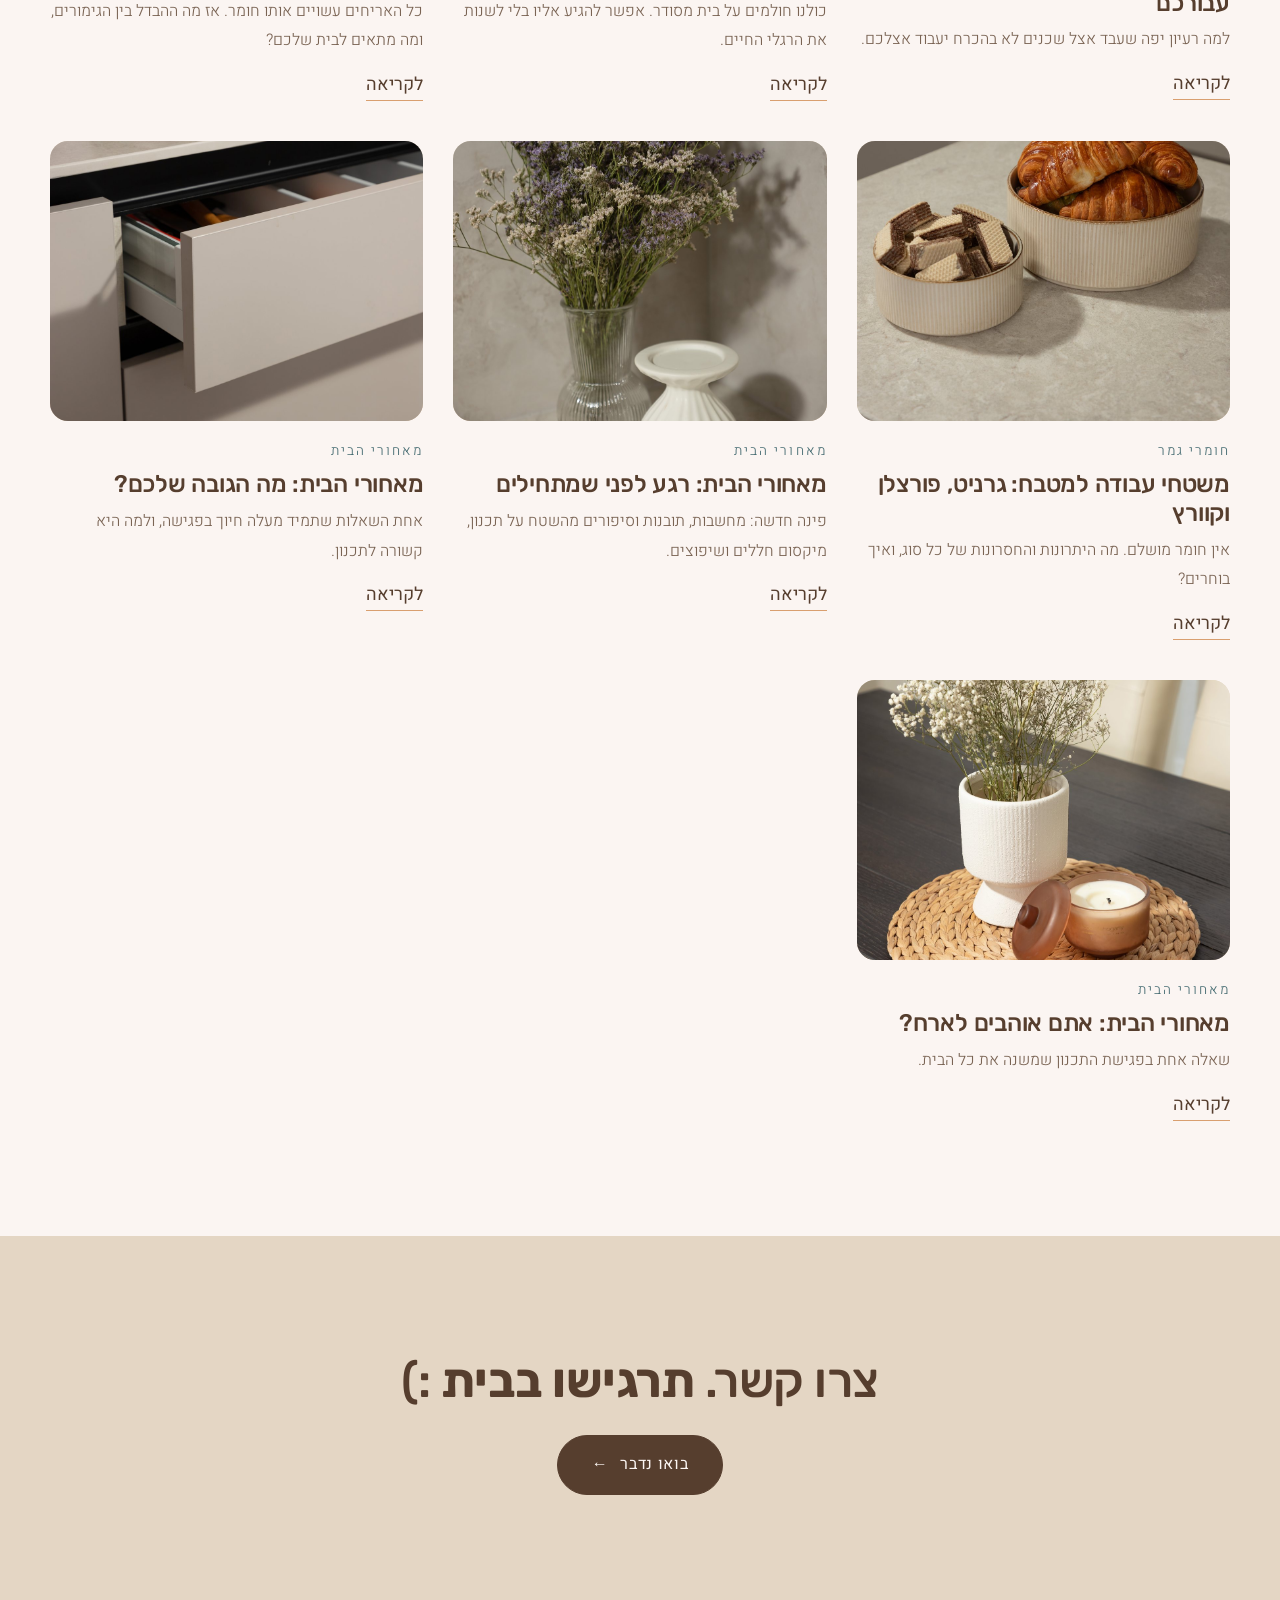
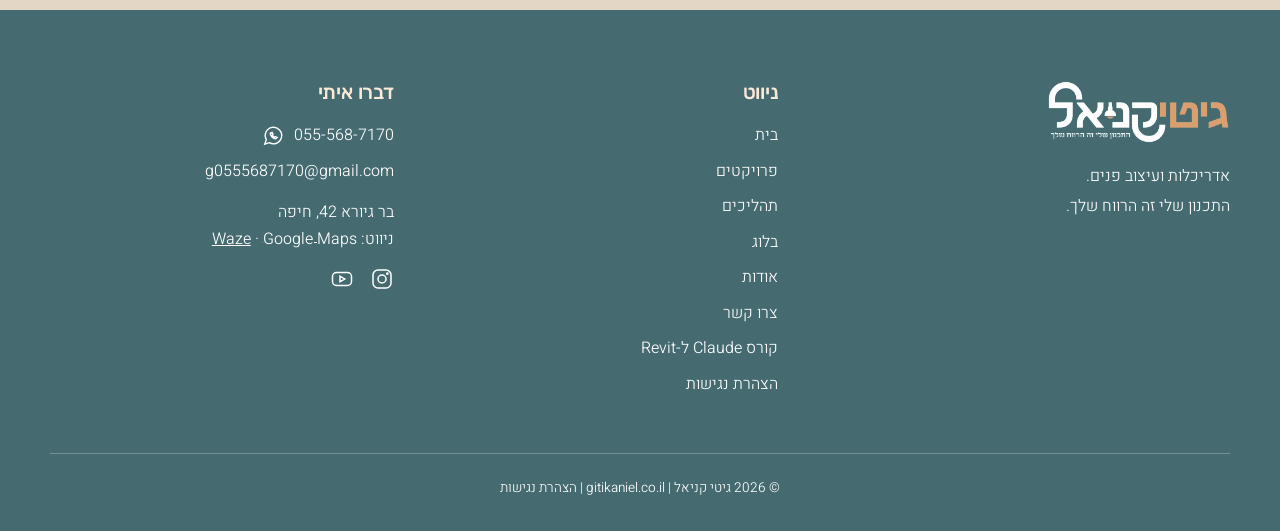
<file: blog.html>
<!DOCTYPE html>
<html lang="he" dir="rtl">
<head>
<meta charset="UTF-8">
<meta name="viewport" content="width=device-width, initial-scale=1">
<title>בלוג | גיטי קניאל</title>
<meta name="description" content="מאמרים של גיטי קניאל על תכנון בתים, שיפוץ ואיך לא לטעות.">
<meta name="robots" content="noindex">
<link rel="icon" href="images/logo.png">
<link rel="preconnect" href="https://fonts.googleapis.com">
<link rel="preconnect" href="https://fonts.gstatic.com" crossorigin>
<link href="https://fonts.googleapis.com/css2?family=Rubik:wght@400;500;600&family=Heebo:wght@300;400;500;700&display=swap" rel="stylesheet">
<link rel="stylesheet" href="style.css?v=1794152503">
</head>
<body data-page="blog">
<a class="skip" href="#main">דלג לתוכן הראשי</a>
<div id="site-header"></div>
<main id="main" tabindex="-1">

<section style="padding-bottom:0"><div class="wrap page-head"><h1>בלוג</h1><span class="rule" style="margin-inline:auto"></span><p>מחשבות על תכנון, בתים ואיך לא לטעות.</p></div></section>
<section style="padding-top:20px"><div class="wrap"><h2 class="sr-only">רשימת המאמרים</h2><div class="filters" id="article-filters"></div><div class="blog-grid" id="blog-list"></div></div></section>
<section class="cta"><div class="wrap"><h2>צרו קשר. <strong class="cta-em">תרגישו בבית</strong> <span dir="ltr" aria-hidden="true">(:</span></h2>
<a class="btn solid arrow" href="contact.html">בואו נדבר</a></div></section>
</main>
<div id="site-footer"></div>
<script src="content.js?v=1794152503"></script>
<script src="main.js?v=1794152503"></script>
</body>
</html>
</file>
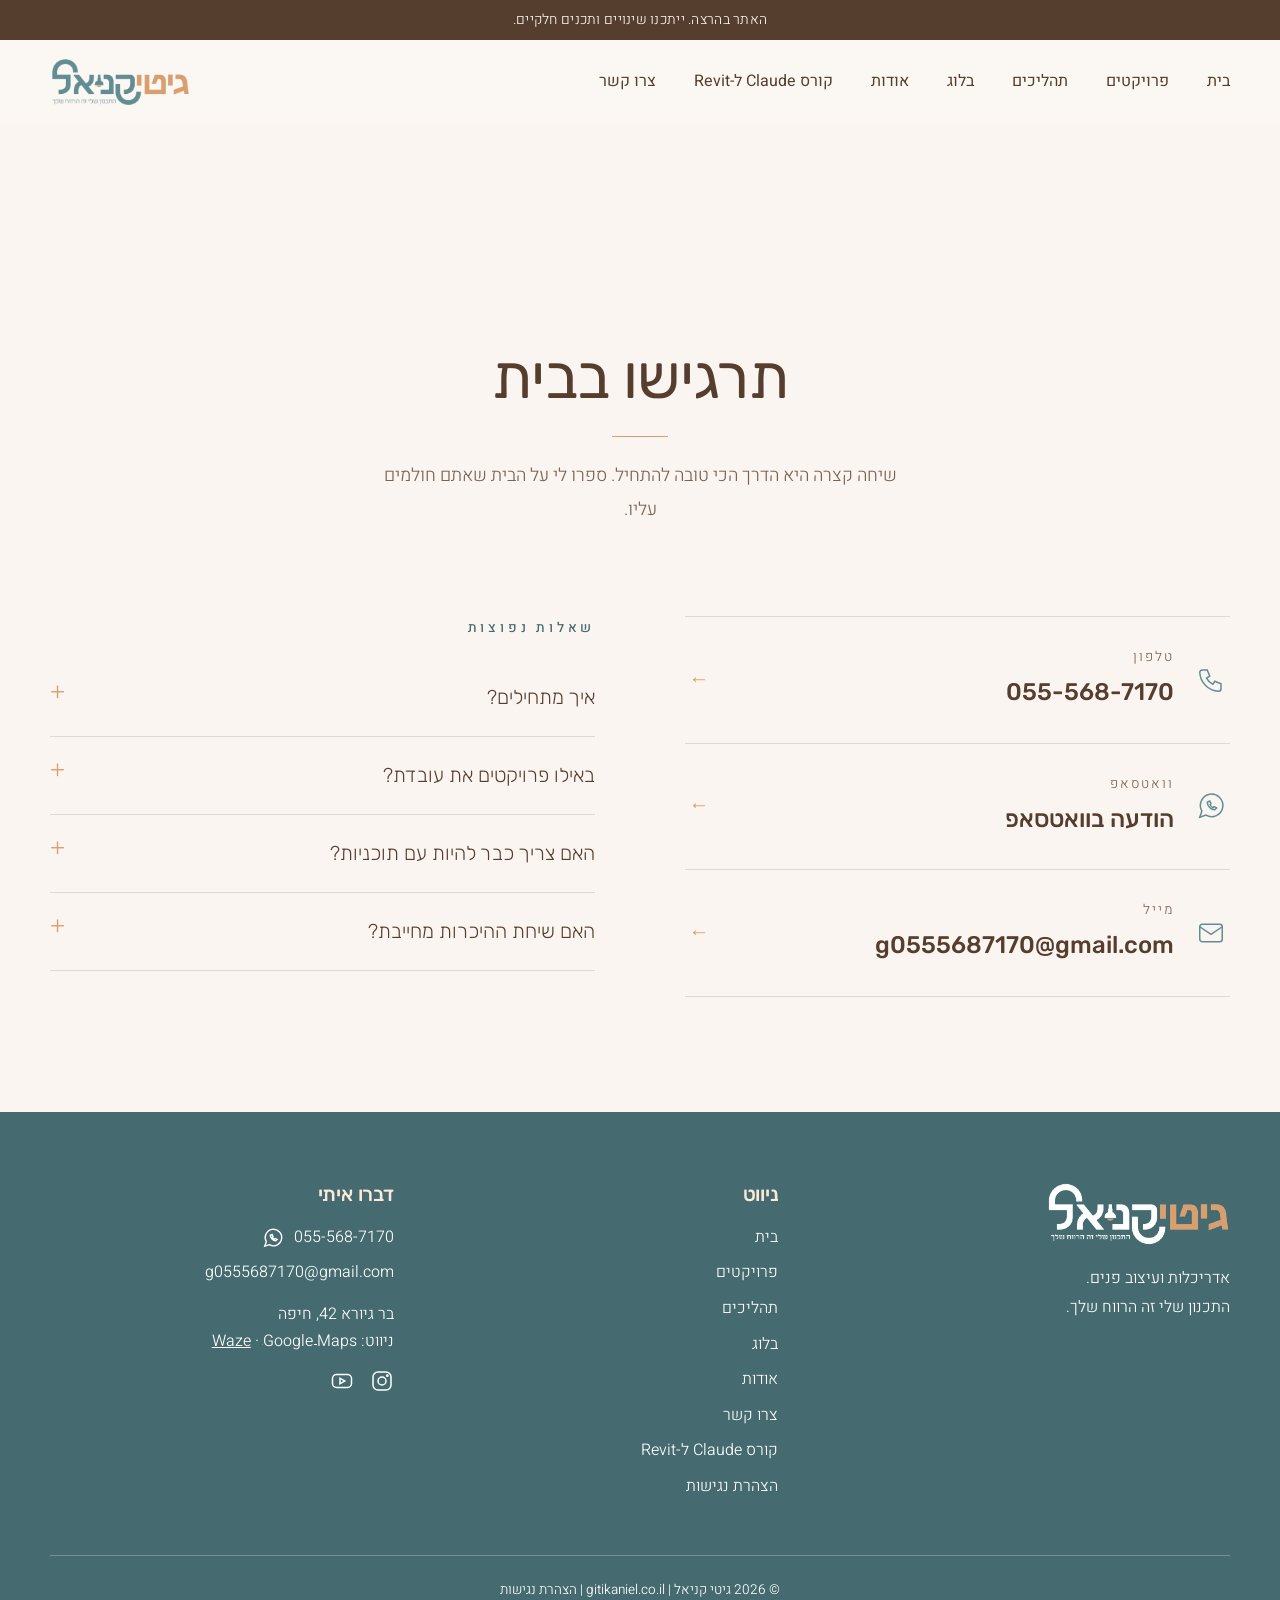
<file: contact.html>
<!DOCTYPE html>
<html lang="he" dir="rtl">
<head>
<meta charset="UTF-8">
<meta name="viewport" content="width=device-width, initial-scale=1">
<title>צרו קשר | גיטי קניאל</title>
<meta name="description" content="צרו קשר עם גיטי קניאל בטלפון, בוואטסאפ או במייל.">
<meta name="robots" content="noindex">
<link rel="icon" href="images/logo.png">
<link rel="preconnect" href="https://fonts.googleapis.com">
<link rel="preconnect" href="https://fonts.gstatic.com" crossorigin>
<link href="https://fonts.googleapis.com/css2?family=Rubik:wght@400;500;600&family=Heebo:wght@300;400;500;700&display=swap" rel="stylesheet">
<link rel="stylesheet" href="style.css?v=1794152503">
</head>
<body data-page="contact">
<a class="skip" href="#main">דלג לתוכן הראשי</a>
<div id="site-header"></div>
<main id="main" tabindex="-1">

<section style="padding-bottom:0"><div class="wrap page-head"><h1>תרגישו בבית</h1><span class="rule" style="margin-inline:auto"></span><p>שיחה קצרה היא הדרך הכי טובה להתחיל. ספרו לי על הבית שאתם חולמים עליו.</p></div></section>
<section style="padding-top:40px"><div class="wrap contact-grid">
  <div class="contact-list">
    <a class="contact-row" href="tel:0555687170"><svg viewBox="0 0 24 24" aria-hidden="true" focusable="false"><path d="M5 4h4l2 5-2.500 1.500a11 11 0 0 0 5 5L15 13l5 2v4a2 2 0 0 1-2 2A16 16 0 0 1 3 6a2 2 0 0 1 2-2z"/></svg><span><small>טלפון</small><strong dir="ltr">055-568-7170</strong></span><span class="go">&larr;</span></a>
    <a class="contact-row" href="https://wa.me/972555687170" target="_blank" rel="noopener"><svg viewBox="0 0 24 24" aria-hidden="true" focusable="false"><path d="M3 21l1.700-5A9 9 0 1 1 8 19.300L3 21z"/><path d="M9 9c0 3 3 6 6 6l1.500-1.500-2-1-1 .8c-1-.5-1.800-1.300-2.300-2.300l.8-1-1-2z"/></svg><span><small>וואטסאפ</small><strong>הודעה בוואטסאפ</strong><span class="sr-only"> (נפתח בחלון חדש)</span></span><span class="go">&larr;</span></a>
    <a class="contact-row" href="https://mail.google.com/mail/?view=cm&fs=1&to=g0555687170@gmail.com" target="_blank" rel="noopener"><svg viewBox="0 0 24 24" aria-hidden="true" focusable="false"><rect x="3" y="5" width="18" height="14" rx="2"/><path d="M3 7l9 6 9-6"/></svg><span><small>מייל</small><strong dir="ltr">g0555687170@gmail.com</strong><span class="sr-only"> (נפתח בחלון חדש)</span></span><span class="go">&larr;</span></a>
  </div>
  <div>
    <span class="eyebrow">שאלות נפוצות</span>
    <details><summary>איך מתחילים?</summary><p>בשיחת היכרות קצרה, בטלפון או בוואטסאפ. אני שואלת, אתם מספרים.</p></details>
    <details><summary>באילו פרויקטים את עובדת?</summary><p>בתים פרטיים, דירות, שיפוצים והרחבות. תכנון, עיצוב והום סטיילינג.</p></details>
    <details><summary>האם צריך כבר להיות עם תוכניות?</summary><p>ממש לא. אפשר להגיע עם מגרש, עם דירה ישנה או רק עם רעיון.</p></details>
    <details><summary>האם שיחת ההיכרות מחייבת?</summary><p>בכלל לא. היא רק כדי להבין אם ואיך אפשר לעזור.</p></details>
  </div>
</div></section>
</main>
<div id="site-footer"></div>
<script src="content.js?v=1794152503"></script>
<script src="main.js?v=1794152503"></script>
</body>
</html>
</file>
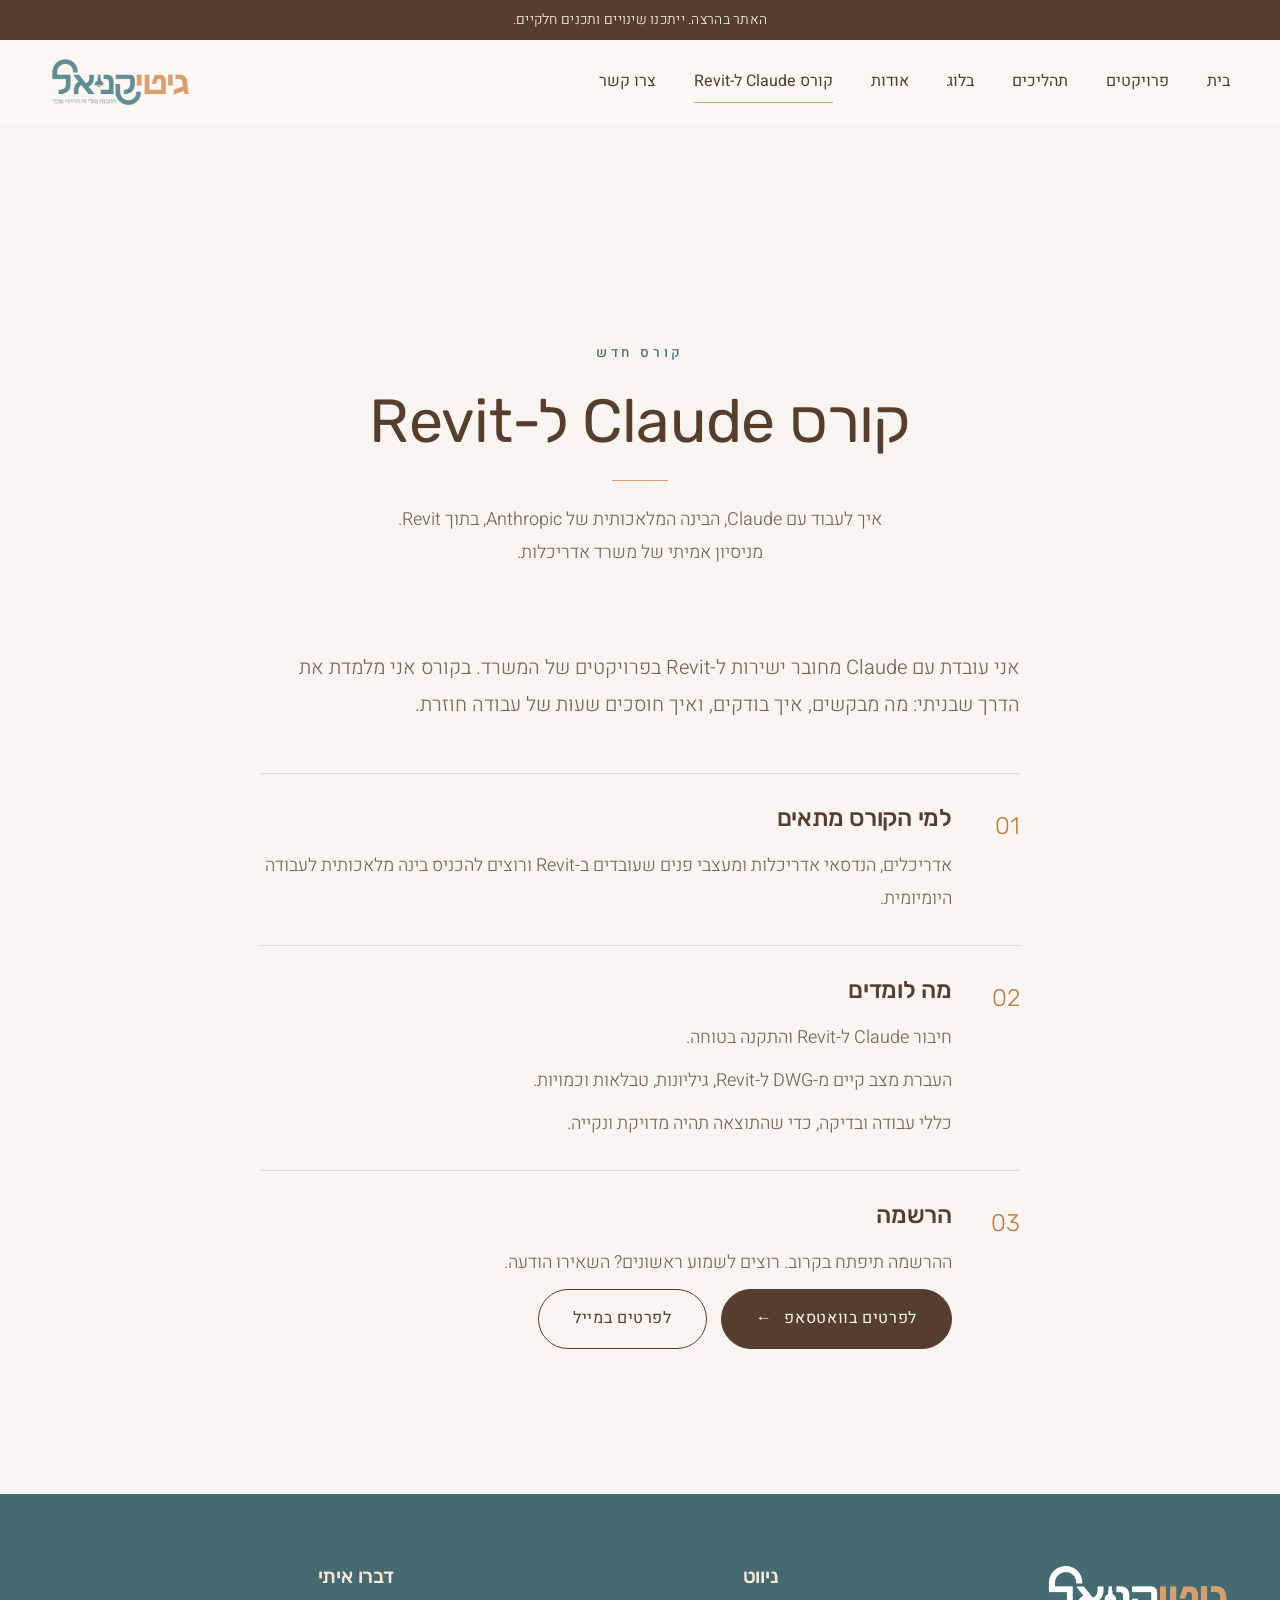
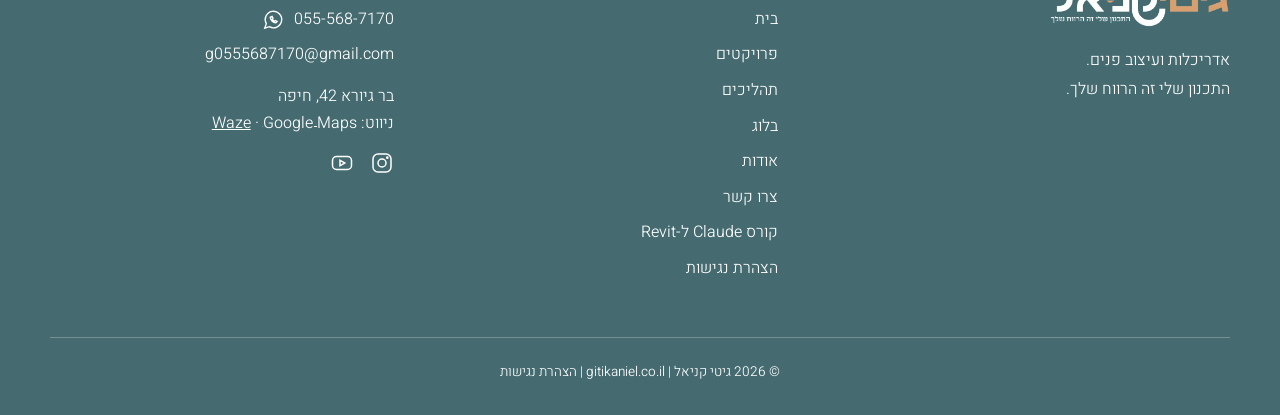
<file: course.html>
<!DOCTYPE html>
<html lang="he" dir="rtl">
<head>
<meta charset="UTF-8">
<meta name="viewport" content="width=device-width, initial-scale=1">
<title>קורס Claude ל-Revit | גיטי קניאל</title>
<meta name="description" content="קורס Claude ל-Revit של גיטי קניאל: איך לעבוד עם בינה מלאכותית בתוך Revit, משרד אדריכלות אמיתי.">
<meta name="robots" content="noindex">
<link rel="icon" href="images/logo.png">
<link rel="preconnect" href="https://fonts.googleapis.com">
<link rel="preconnect" href="https://fonts.gstatic.com" crossorigin>
<link href="https://fonts.googleapis.com/css2?family=Rubik:wght@400;500;600&family=Heebo:wght@300;400;500;700&display=swap" rel="stylesheet">
<link rel="stylesheet" href="style.css?v=1794152503">
</head>
<body data-page="course">
<a class="skip" href="#main">דלג לתוכן הראשי</a>
<div id="site-header"></div>
<main id="main" tabindex="-1">

<section style="padding-bottom:0"><div class="wrap page-head"><span class="eyebrow">קורס חדש</span><h1>קורס Claude ל-Revit</h1><span class="rule" style="margin-inline:auto"></span><p>איך לעבוד עם Claude, הבינה המלאכותית של Anthropic, בתוך Revit. מניסיון אמיתי של משרד אדריכלות.</p></div></section>
<section style="padding-top:30px"><div class="wrap article statement-page">
  <p class="lead">אני עובדת עם Claude מחובר ישירות ל-Revit בפרויקטים של המשרד. בקורס אני מלמדת את הדרך שבניתי: מה מבקשים, איך בודקים, ואיך חוסכים שעות של עבודה חוזרת.</p>
  <div class="part"><span class="no">01</span><h2 class="h3">למי הקורס מתאים</h2><p>אדריכלים, הנדסאי אדריכלות ומעצבי פנים שעובדים ב-Revit ורוצים להכניס בינה מלאכותית לעבודה היומיומית.</p></div>
  <div class="part"><span class="no">02</span><h2 class="h3">מה לומדים</h2><p>חיבור Claude ל-Revit והתקנה בטוחה.</p><p>העברת מצב קיים מ-DWG ל-Revit, גיליונות, טבלאות וכמויות.</p><p>כללי עבודה ובדיקה, כדי שהתוצאה תהיה מדויקת ונקייה.</p></div>
  <div class="part"><span class="no">03</span><h2 class="h3">הרשמה</h2><p>ההרשמה תיפתח בקרוב. רוצים לשמוע ראשונים? השאירו הודעה.</p>
    <p class="course-cta"><a class="btn solid arrow" href="https://wa.me/972555687170?text=%D7%94%D7%99%D7%99%2C%20%D7%90%D7%A9%D7%9E%D7%97%20%D7%9C%D7%A9%D7%9E%D7%95%D7%A2%20%D7%A2%D7%9C%20%D7%A7%D7%95%D7%A8%D7%A1%20Claude%20%D7%9C-Revit" target="_blank" rel="noopener">לפרטים בוואטסאפ<span class="sr-only"> (נפתח בחלון חדש)</span></a>
    <a class="btn" href="https://mail.google.com/mail/?view=cm&fs=1&to=g0555687170@gmail.com&su=%D7%A7%D7%95%D7%A8%D7%A1%20Claude%20%D7%9C-Revit" target="_blank" rel="noopener">לפרטים במייל<span class="sr-only"> (נפתח בחלון חדש)</span></a></p></div>
</div></section>
</main>
<div id="site-footer"></div>
<script src="content.js?v=1794152503"></script>
<script src="main.js?v=1794152503"></script>
</body>
</html>
</file>
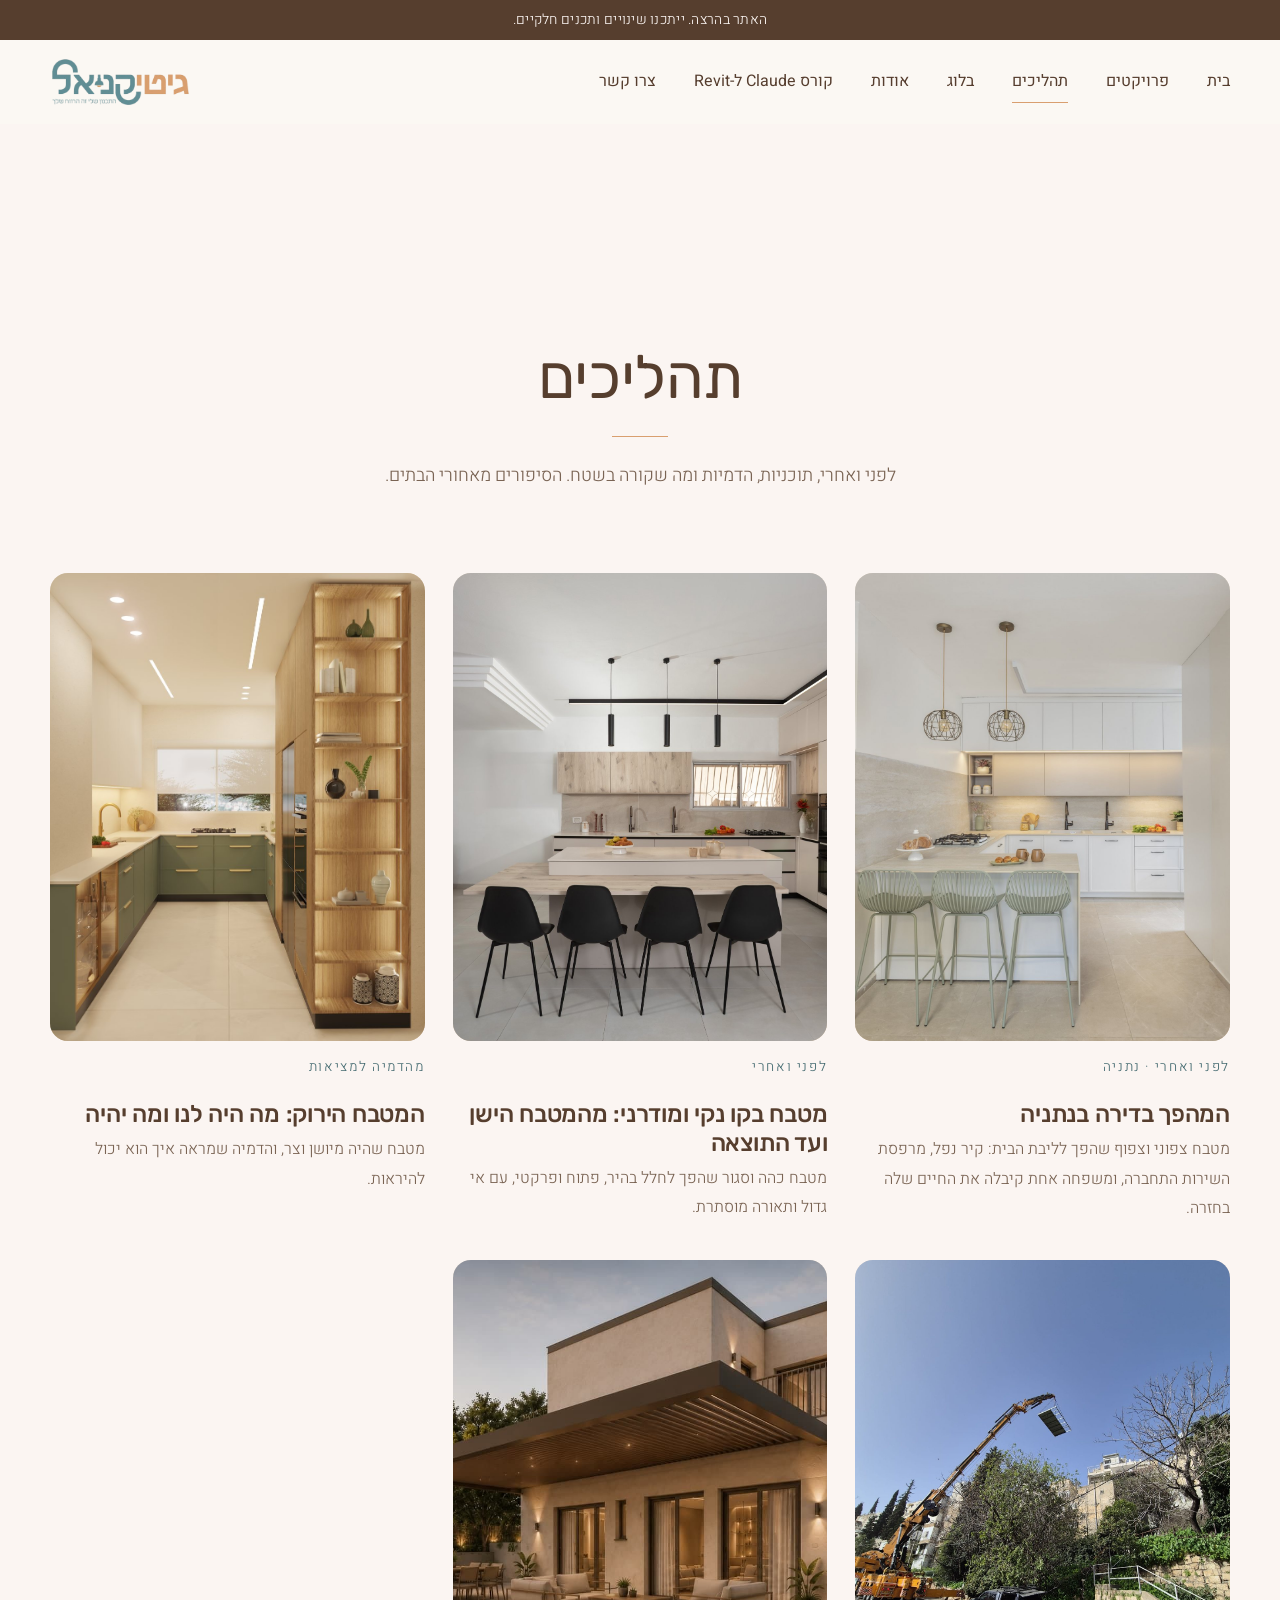
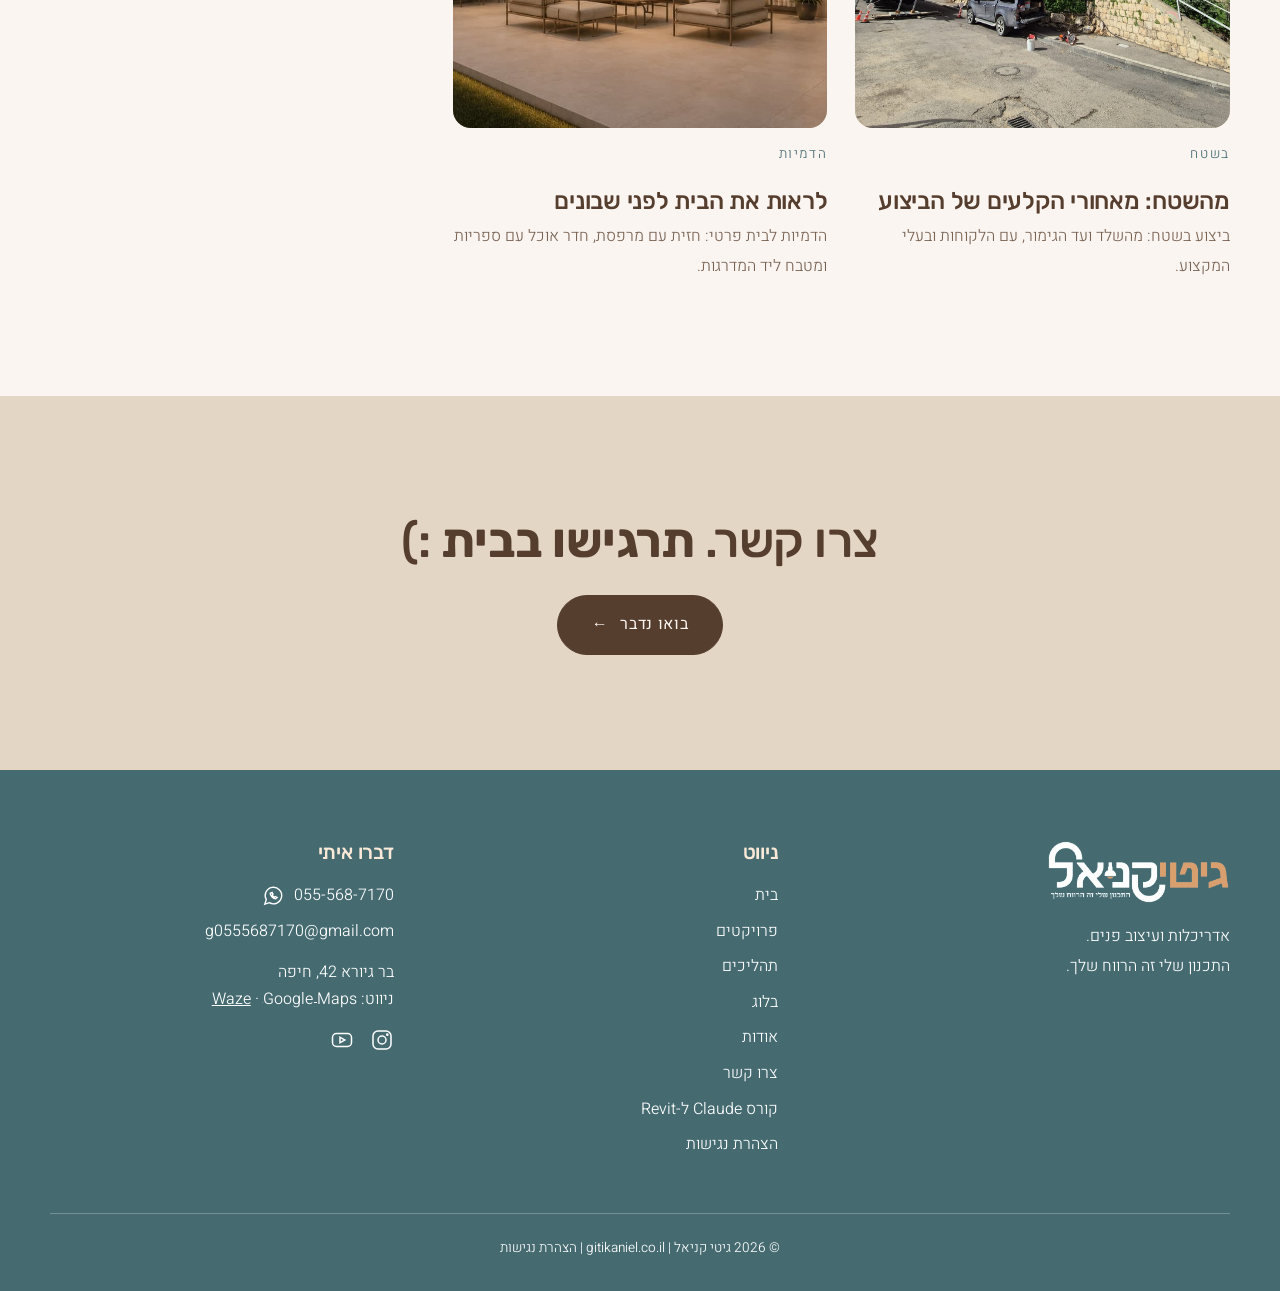
<file: process.html>
<!DOCTYPE html>
<html lang="he" dir="rtl">
<head>
<meta charset="UTF-8">
<meta name="viewport" content="width=device-width, initial-scale=1">
<title>תהליכים | גיטי קניאל</title>
<meta name="description" content="לפני ואחרי, תוכניות והדמיות: הסיפורים מאחורי הבתים שגיטי קניאל תכננה.">
<meta name="robots" content="noindex">
<link rel="icon" href="images/logo.png">
<link rel="preconnect" href="https://fonts.googleapis.com">
<link rel="preconnect" href="https://fonts.gstatic.com" crossorigin>
<link href="https://fonts.googleapis.com/css2?family=Rubik:wght@400;500;600&family=Heebo:wght@300;400;500;700&display=swap" rel="stylesheet">
<link rel="stylesheet" href="style.css?v=1794152503">
</head>
<body data-page="process">
<a class="skip" href="#main">דלג לתוכן הראשי</a>
<div id="site-header"></div>
<main id="main" tabindex="-1">

<section style="padding-bottom:0"><div class="wrap page-head"><h1>תהליכים</h1><span class="rule" style="margin-inline:auto"></span><p>לפני ואחרי, תוכניות, הדמיות ומה שקורה בשטח. הסיפורים מאחורי הבתים.</p></div></section>
<section style="padding-top:30px"><div class="wrap"><h2 class="sr-only">רשימת הסיפורים</h2><div class="proj-grid" id="story-list"></div></div></section>
<section class="cta"><div class="wrap"><h2>צרו קשר. <strong class="cta-em">תרגישו בבית</strong> <span dir="ltr" aria-hidden="true">(:</span></h2>
<a class="btn solid arrow" href="contact.html">בואו נדבר</a></div></section>
</main>
<div id="site-footer"></div>
<script src="content.js?v=1794152503"></script>
<script src="main.js?v=1794152503"></script>
</body>
</html>
</file>
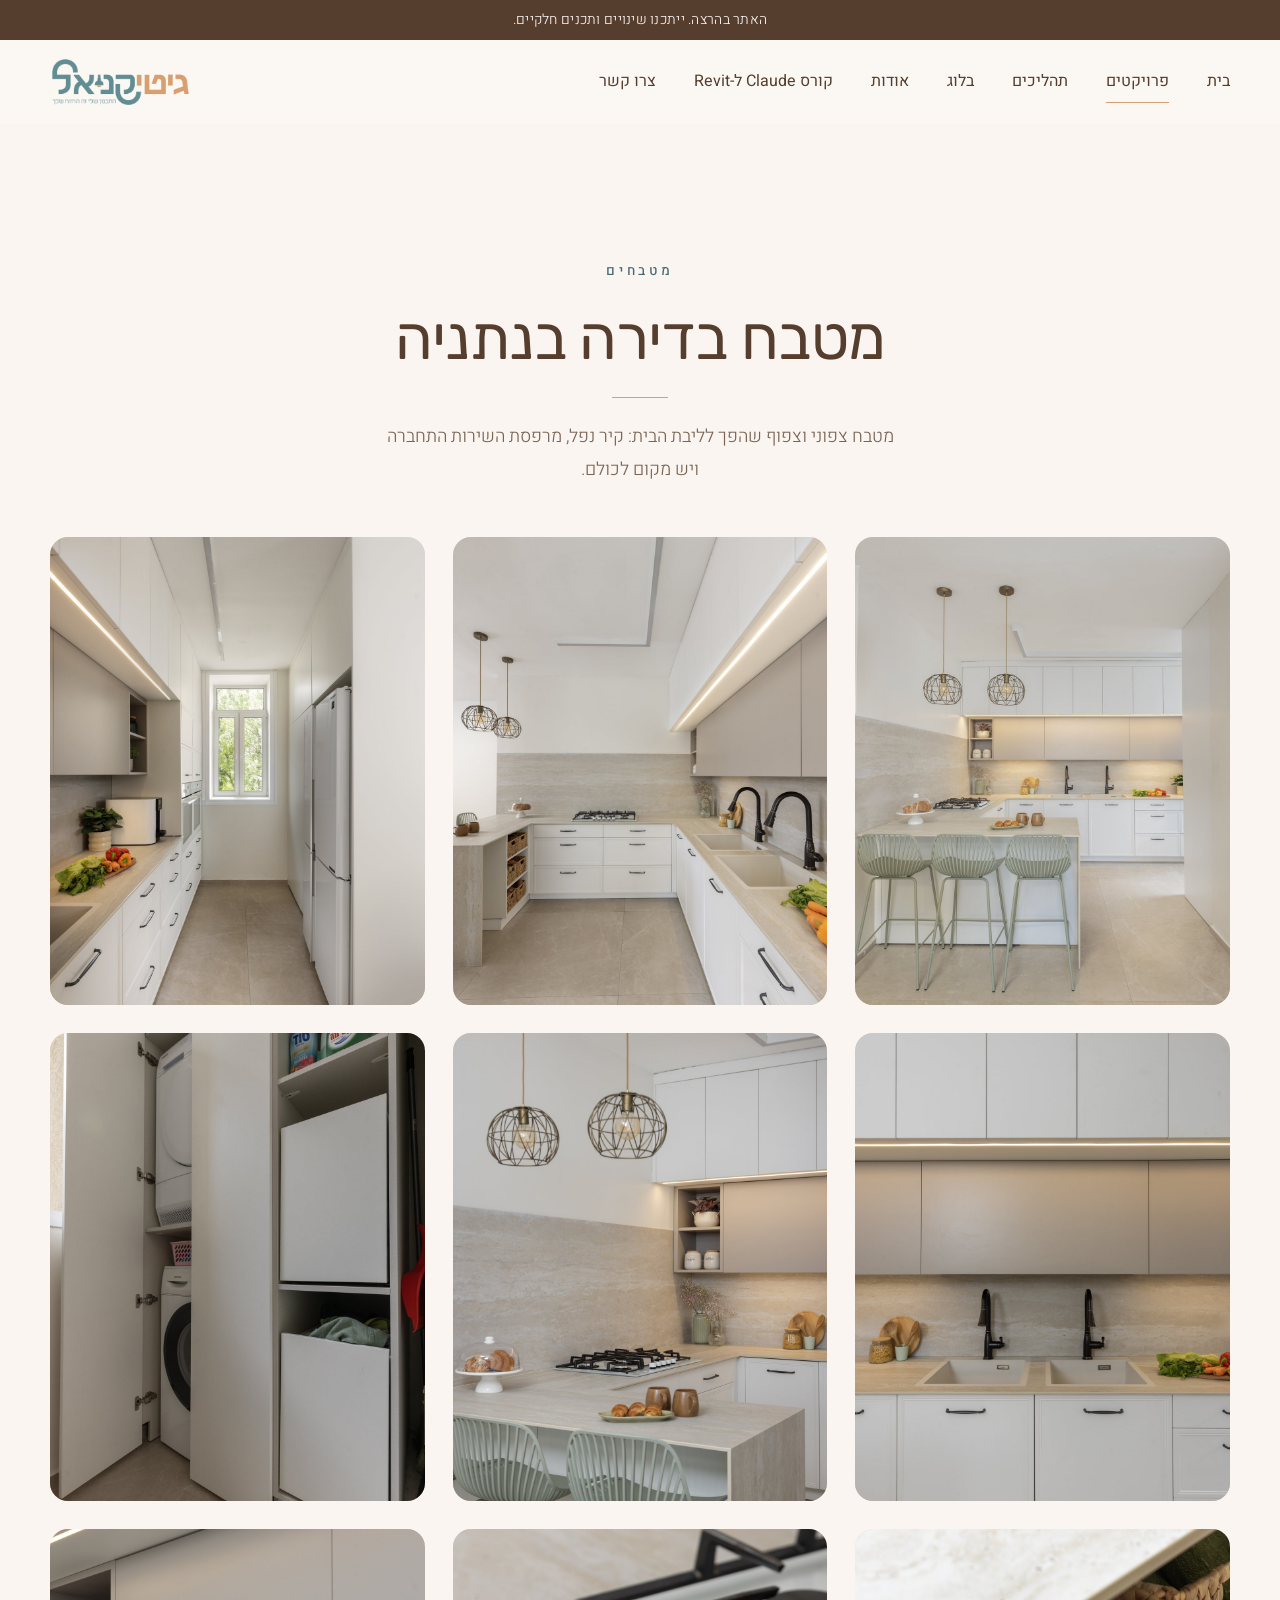
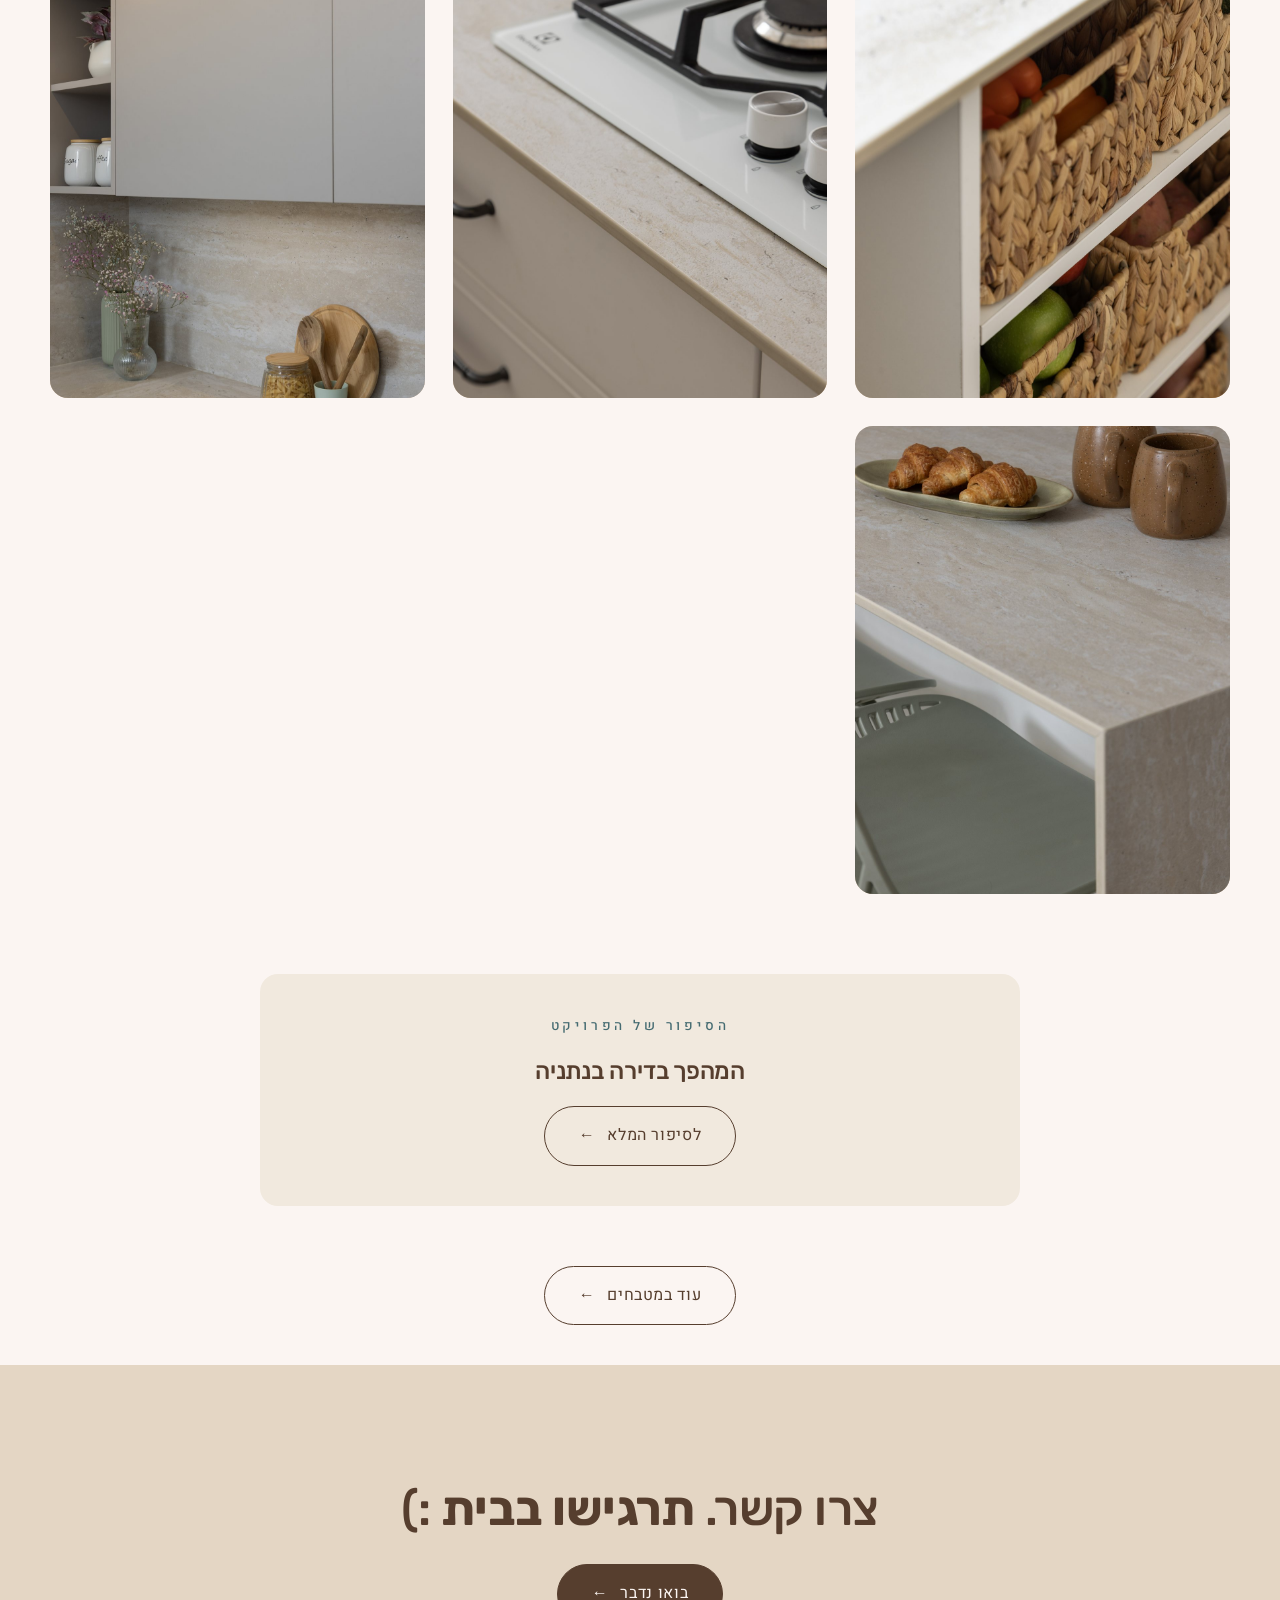
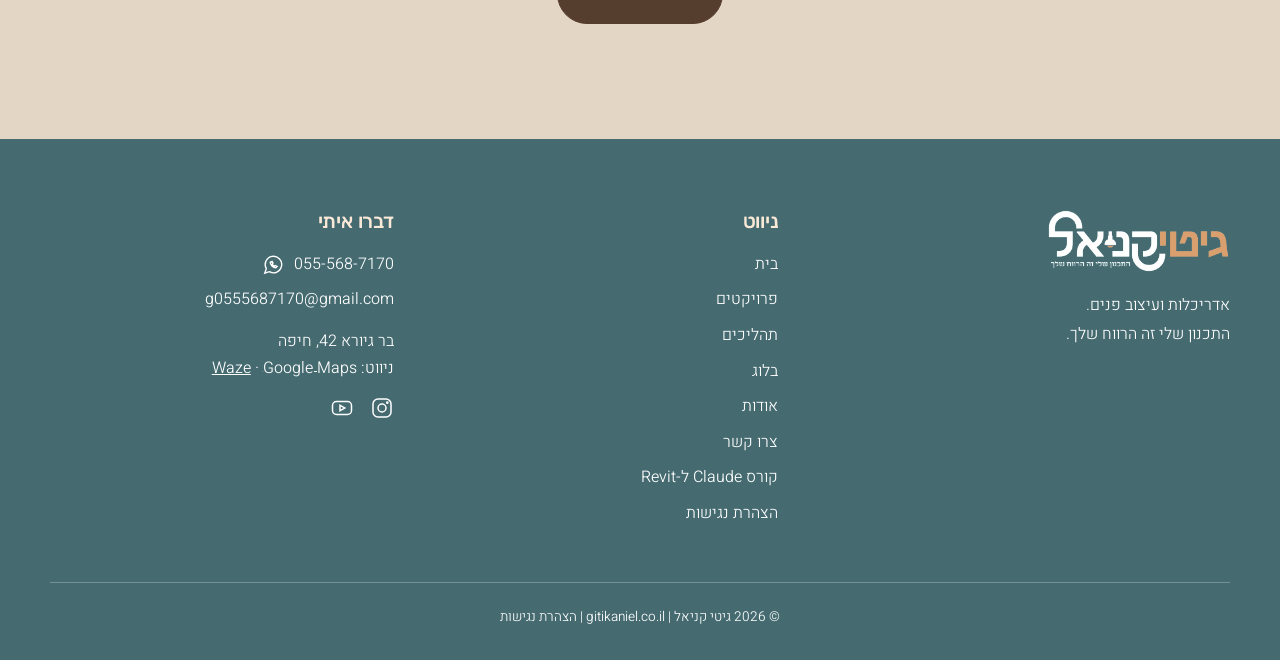
<file: project.html>
<!DOCTYPE html>
<html lang="he" dir="rtl">
<head>
<meta charset="UTF-8">
<meta name="viewport" content="width=device-width, initial-scale=1">
<title>פרויקט | גיטי קניאל</title>
<meta name="description" content="גיטי קניאל, הנדסאית אדריכלות. תכנון ועיצוב בתים פרטיים.">
<meta name="robots" content="noindex">
<link rel="icon" href="images/logo.png">
<link rel="preconnect" href="https://fonts.googleapis.com">
<link rel="preconnect" href="https://fonts.gstatic.com" crossorigin>
<link href="https://fonts.googleapis.com/css2?family=Rubik:wght@400;500;600&family=Heebo:wght@300;400;500;700&display=swap" rel="stylesheet">
<link rel="stylesheet" href="style.css?v=1794152503">
</head>
<body data-page="projects">
<a class="skip" href="#main">דלג לתוכן הראשי</a>
<div id="site-header"></div>
<main id="main" tabindex="-1">

<section style="padding-bottom:40px"><div class="wrap" id="project-detail"></div></section>
<section class="cta"><div class="wrap"><h2>צרו קשר. <strong class="cta-em">תרגישו בבית</strong> <span dir="ltr" aria-hidden="true">(:</span></h2>
<a class="btn solid arrow" href="contact.html">בואו נדבר</a></div></section>
</main>
<div id="site-footer"></div>
<script src="content.js?v=1794152503"></script>
<script src="main.js?v=1794152503"></script>
</body>
</html>
</file>
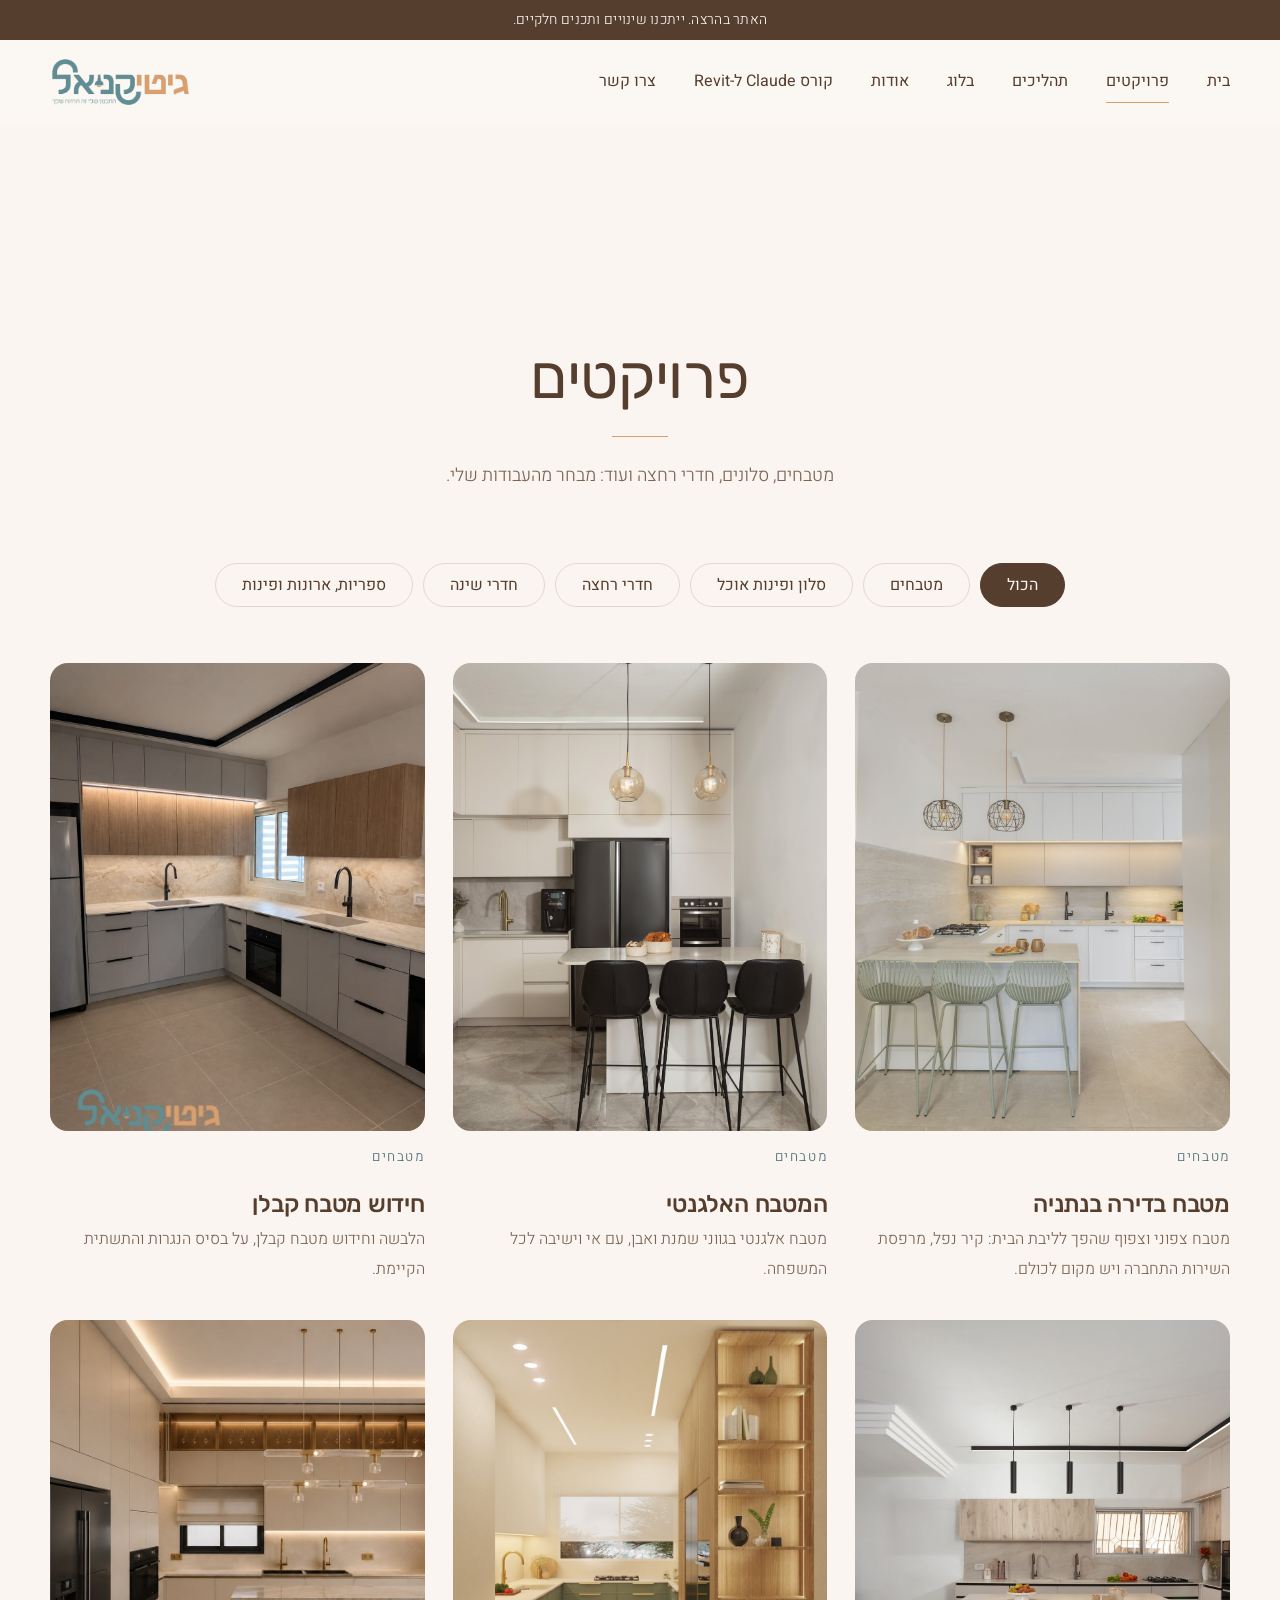
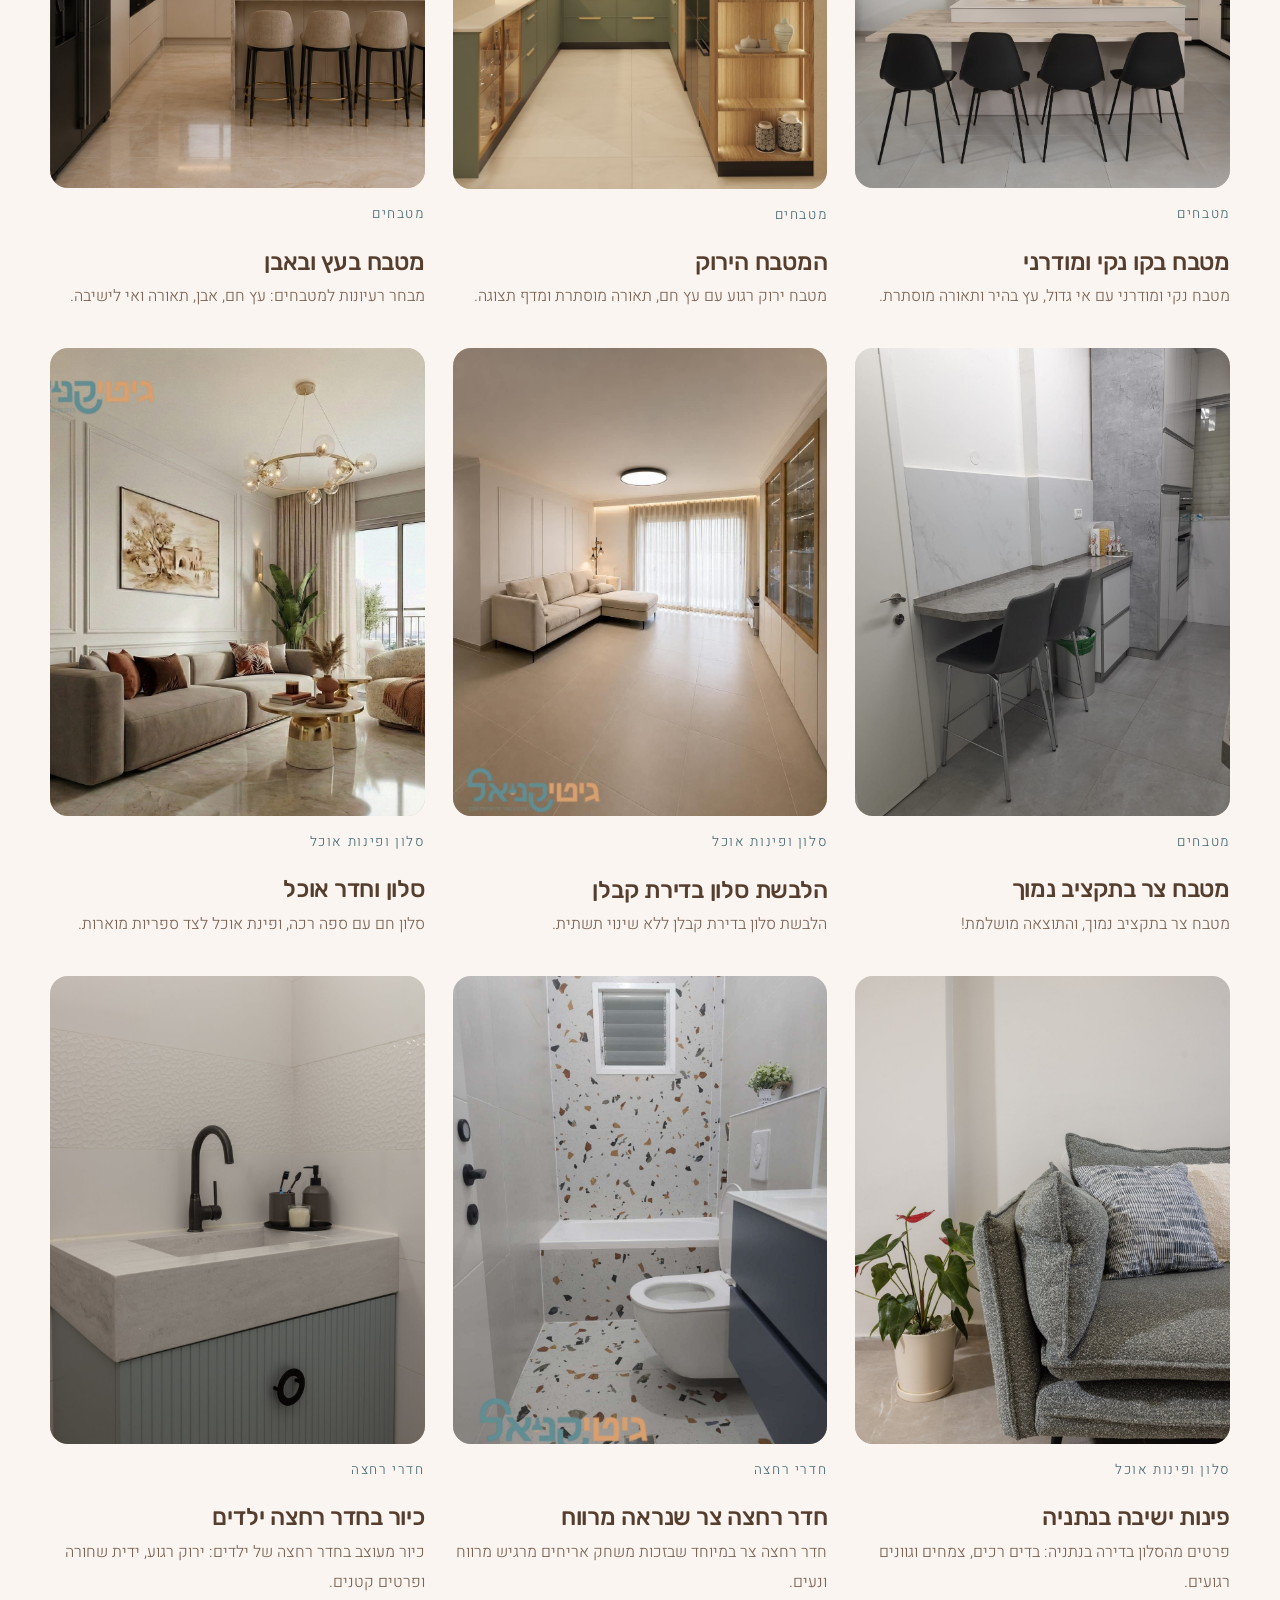
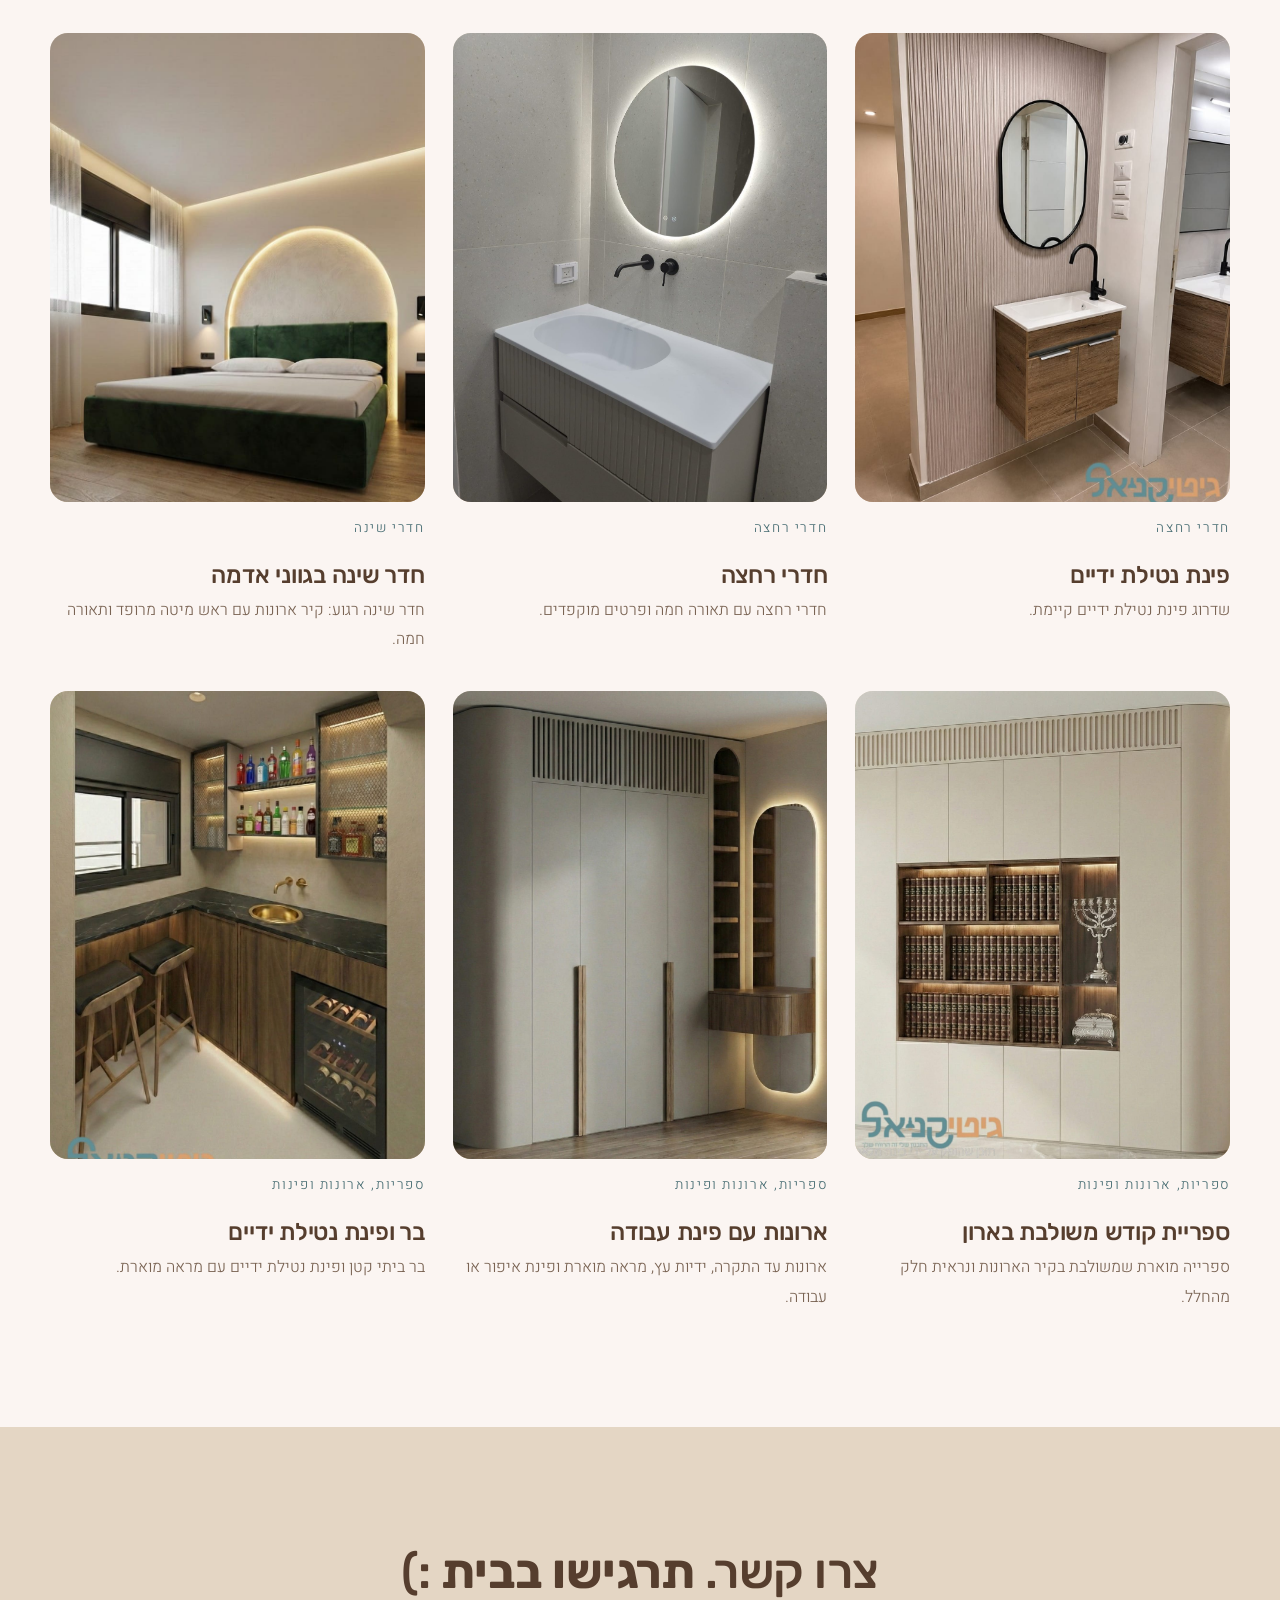
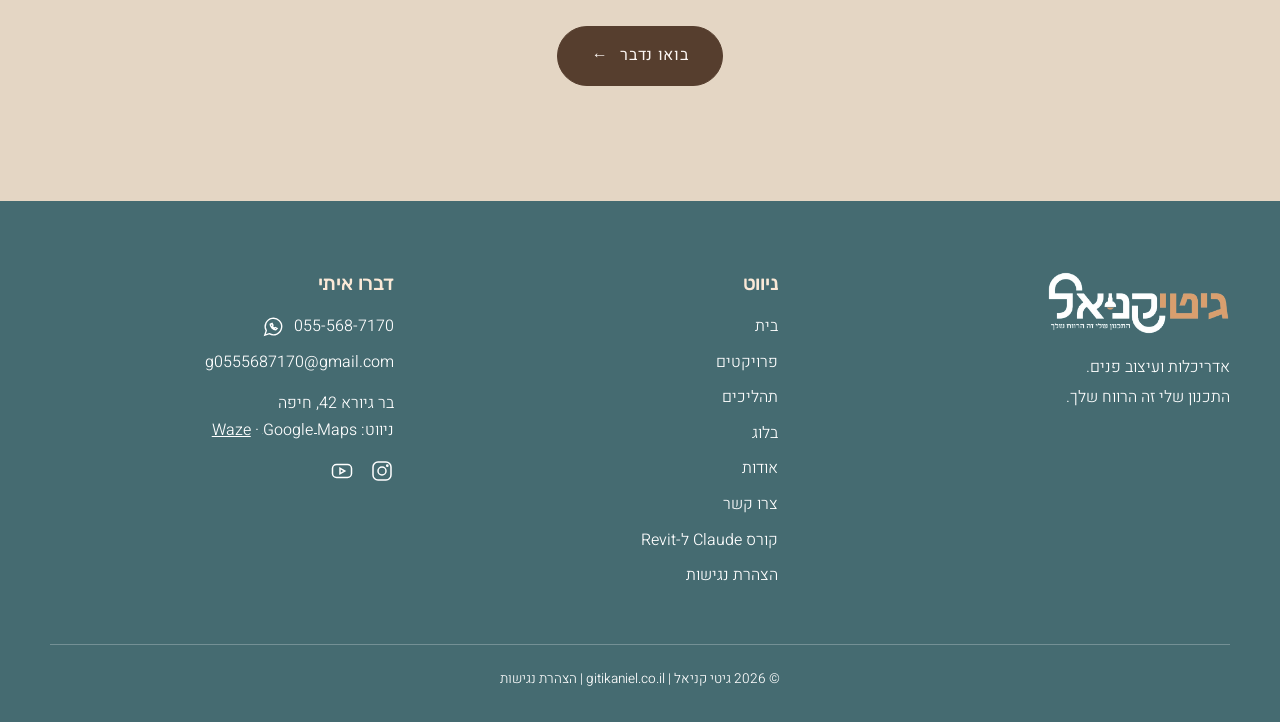
<file: projects.html>
<!DOCTYPE html>
<html lang="he" dir="rtl">
<head>
<meta charset="UTF-8">
<meta name="viewport" content="width=device-width, initial-scale=1">
<title>פרויקטים | גיטי קניאל</title>
<meta name="description" content="תיק העבודות של גיטי קניאל: מטבחים, סלונים, חדרי רחצה ועוד.">
<meta name="robots" content="noindex">
<link rel="icon" href="images/logo.png">
<link rel="preconnect" href="https://fonts.googleapis.com">
<link rel="preconnect" href="https://fonts.gstatic.com" crossorigin>
<link href="https://fonts.googleapis.com/css2?family=Rubik:wght@400;500;600&family=Heebo:wght@300;400;500;700&display=swap" rel="stylesheet">
<link rel="stylesheet" href="style.css?v=1794152503">
</head>
<body data-page="projects">
<a class="skip" href="#main">דלג לתוכן הראשי</a>
<div id="site-header"></div>
<main id="main" tabindex="-1">

<section style="padding-bottom:0"><div class="wrap page-head"><h1>פרויקטים</h1><span class="rule" style="margin-inline:auto"></span><p>מטבחים, סלונים, חדרי רחצה ועוד: מבחר מהעבודות שלי.</p></div></section>
<section style="padding-top:20px"><div class="wrap">
  <h2 class="sr-only">רשימת הפרויקטים</h2>
  <div class="filters" id="filters"></div>
  <div class="proj-grid" id="projects-grid"></div>
</div></section>
<section class="cta"><div class="wrap"><h2>צרו קשר. <strong class="cta-em">תרגישו בבית</strong> <span dir="ltr" aria-hidden="true">(:</span></h2>
<a class="btn solid arrow" href="contact.html">בואו נדבר</a></div></section>
</main>
<div id="site-footer"></div>
<script src="content.js?v=1794152503"></script>
<script src="main.js?v=1794152503"></script>
</body>
</html>
</file>
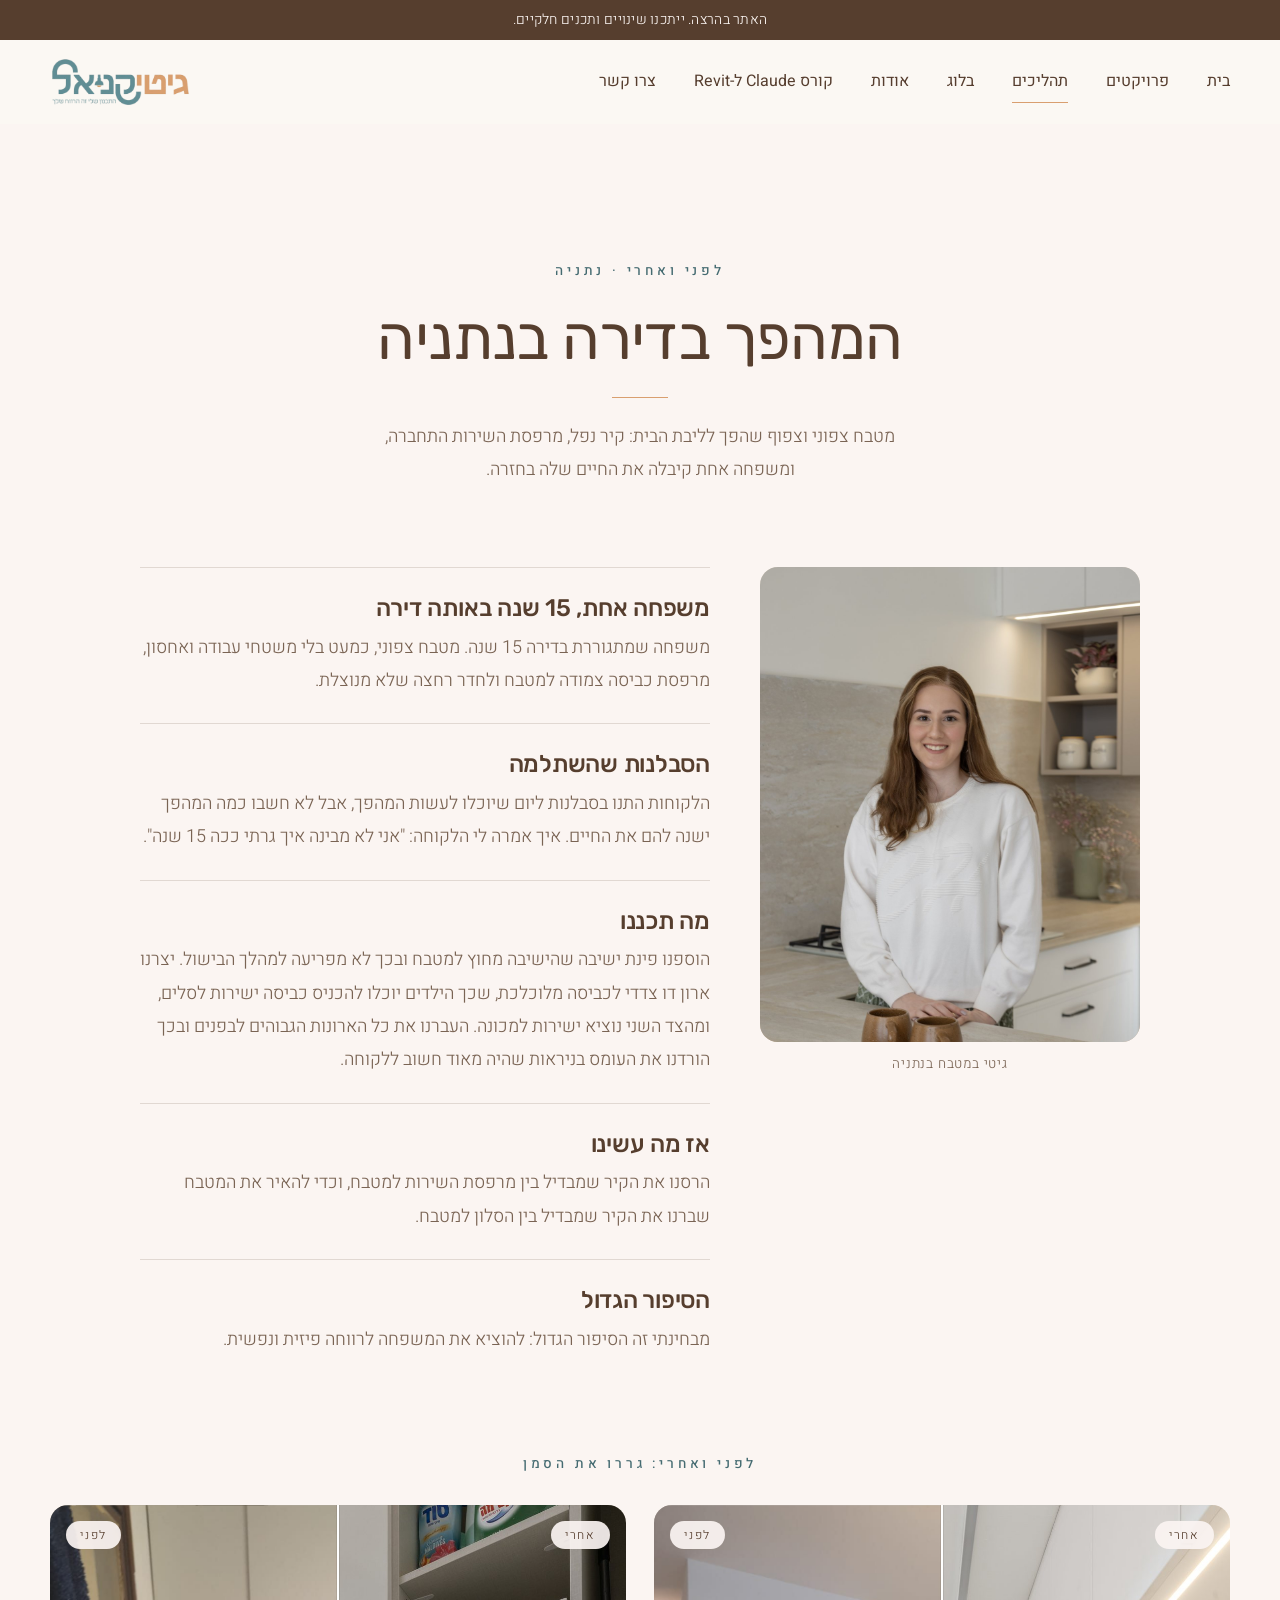
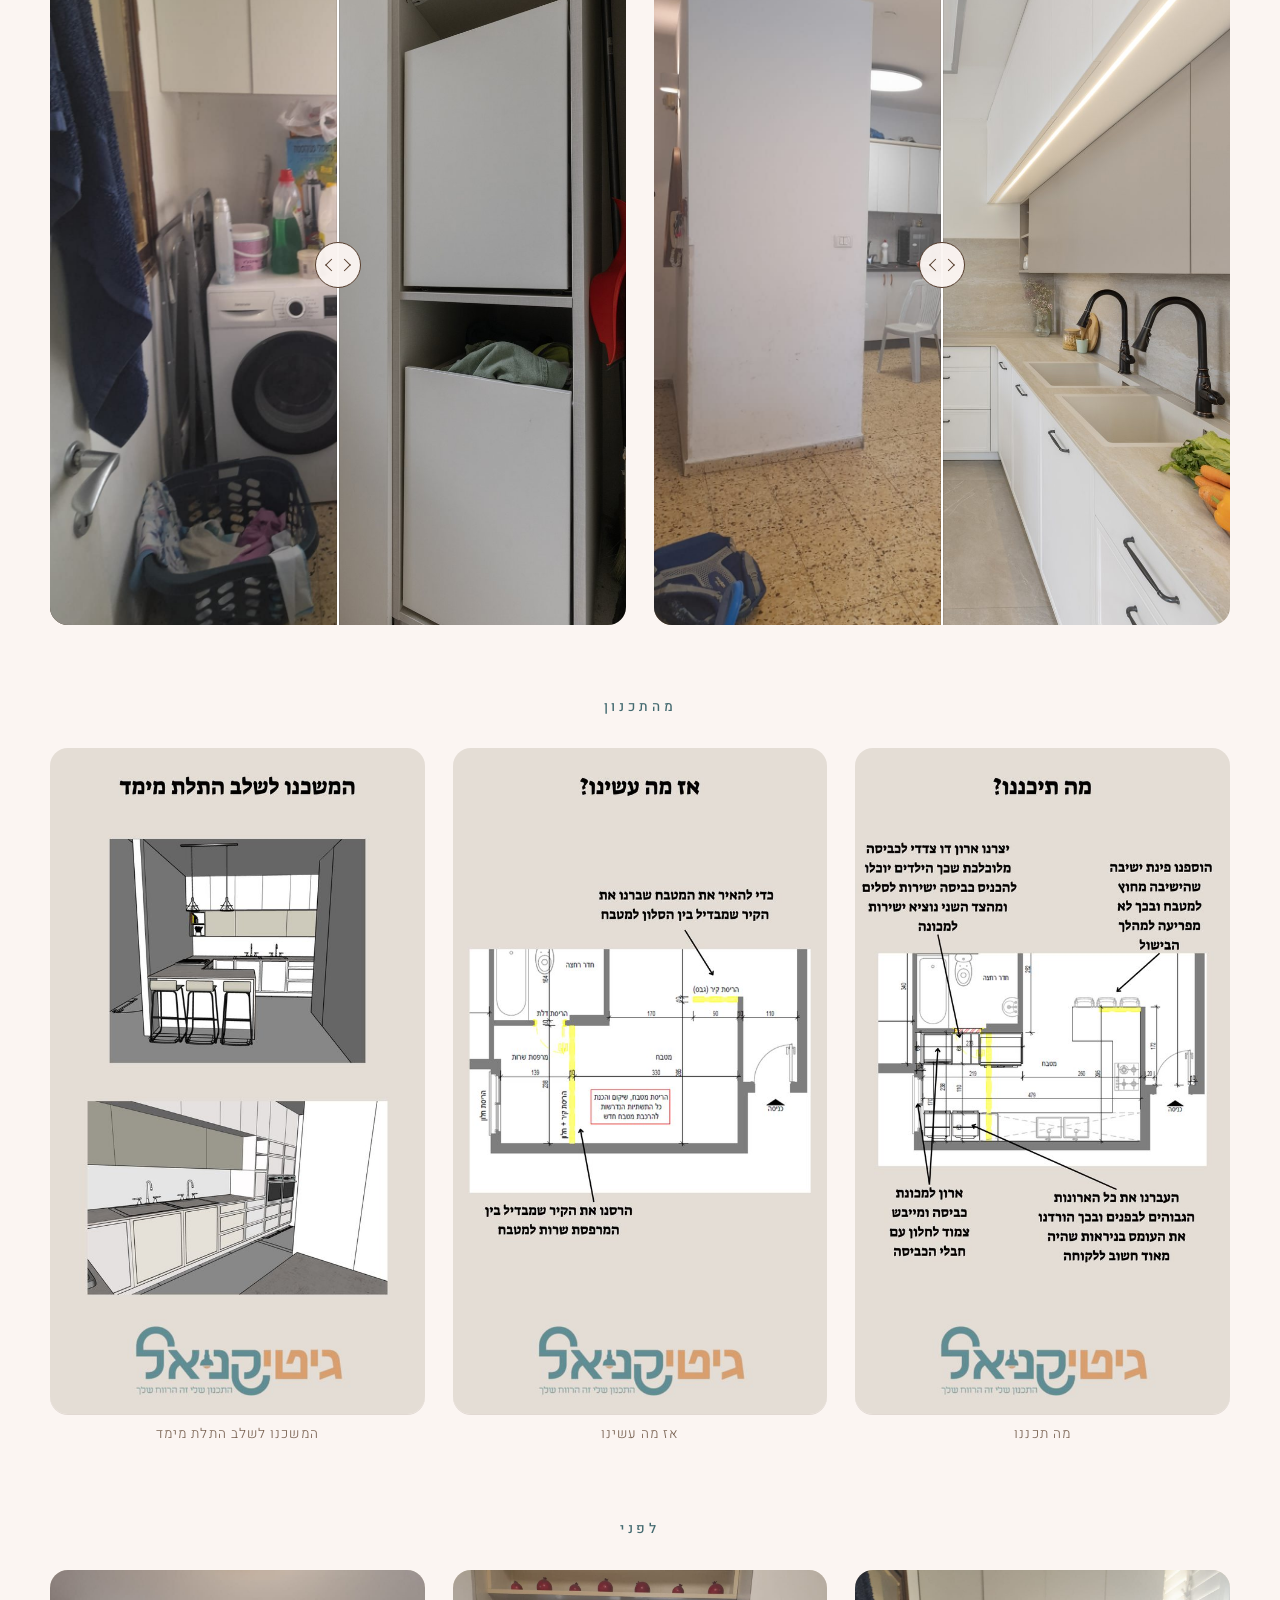
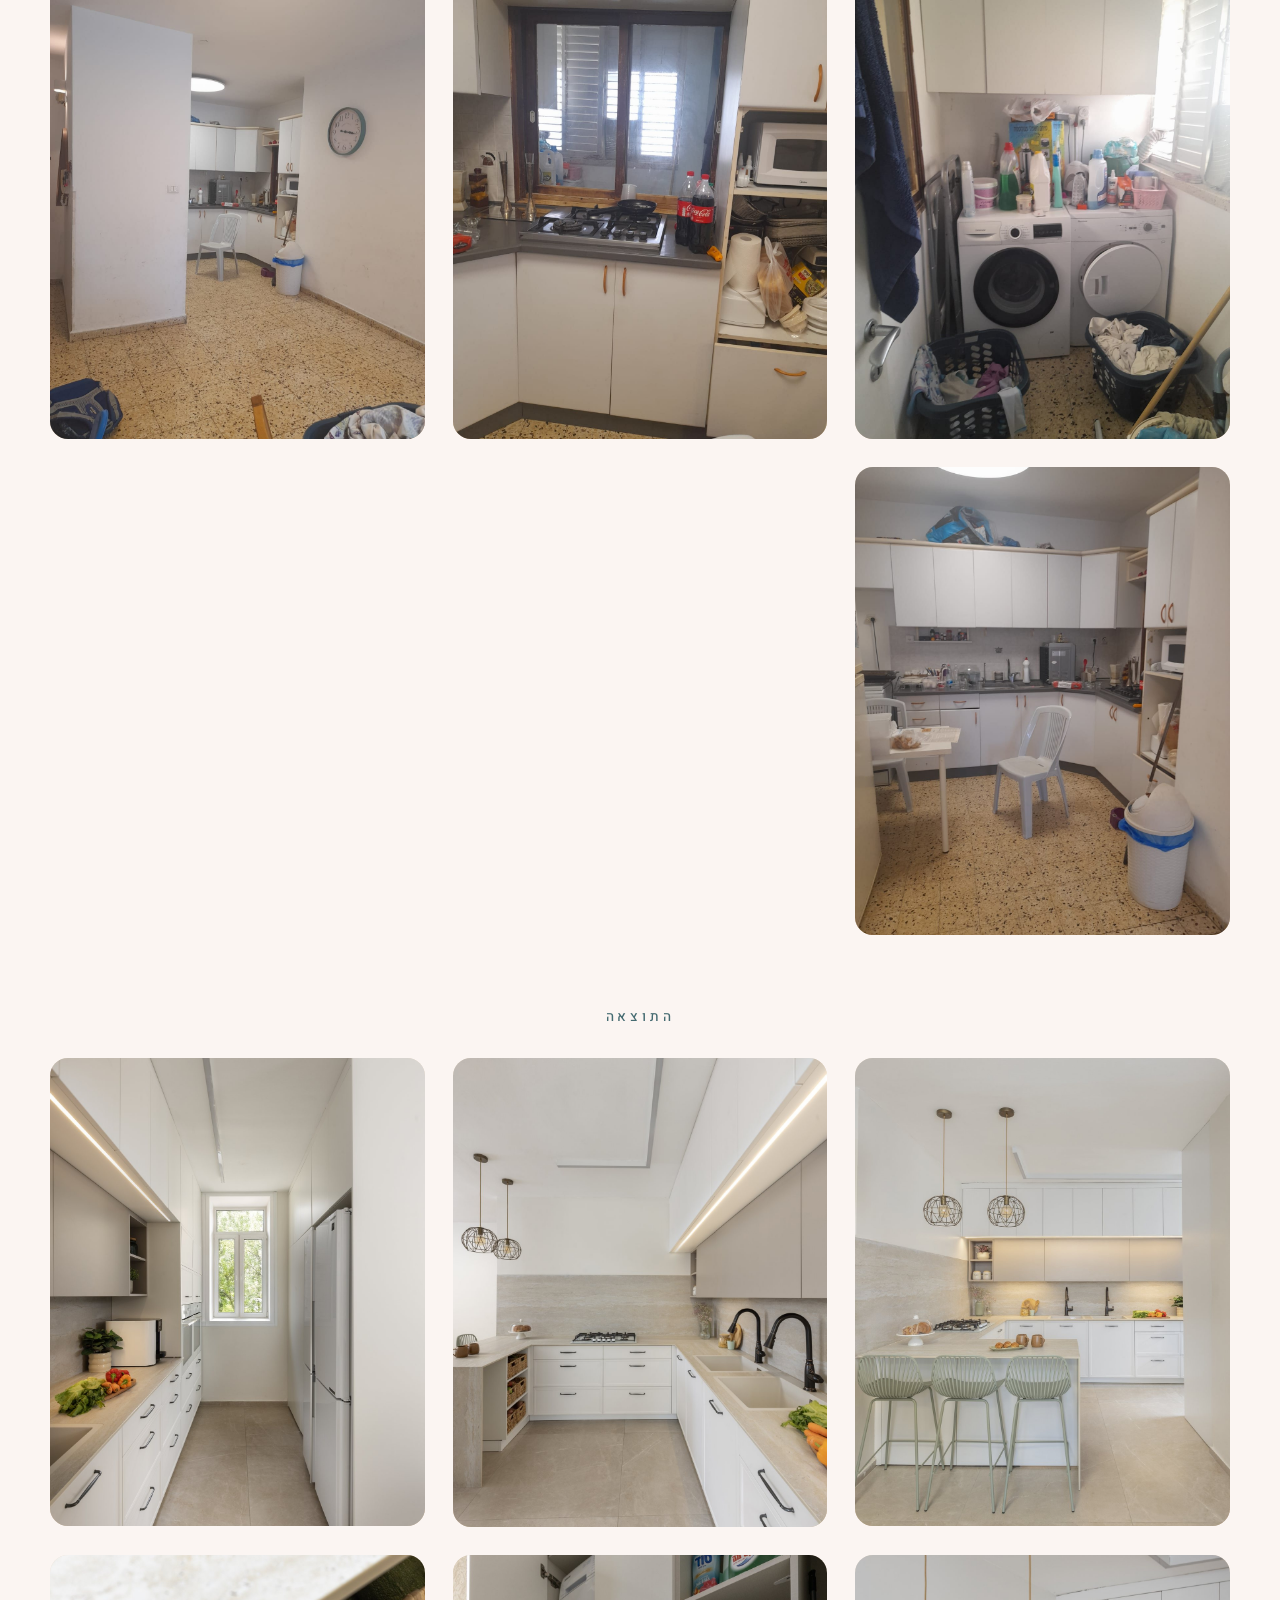
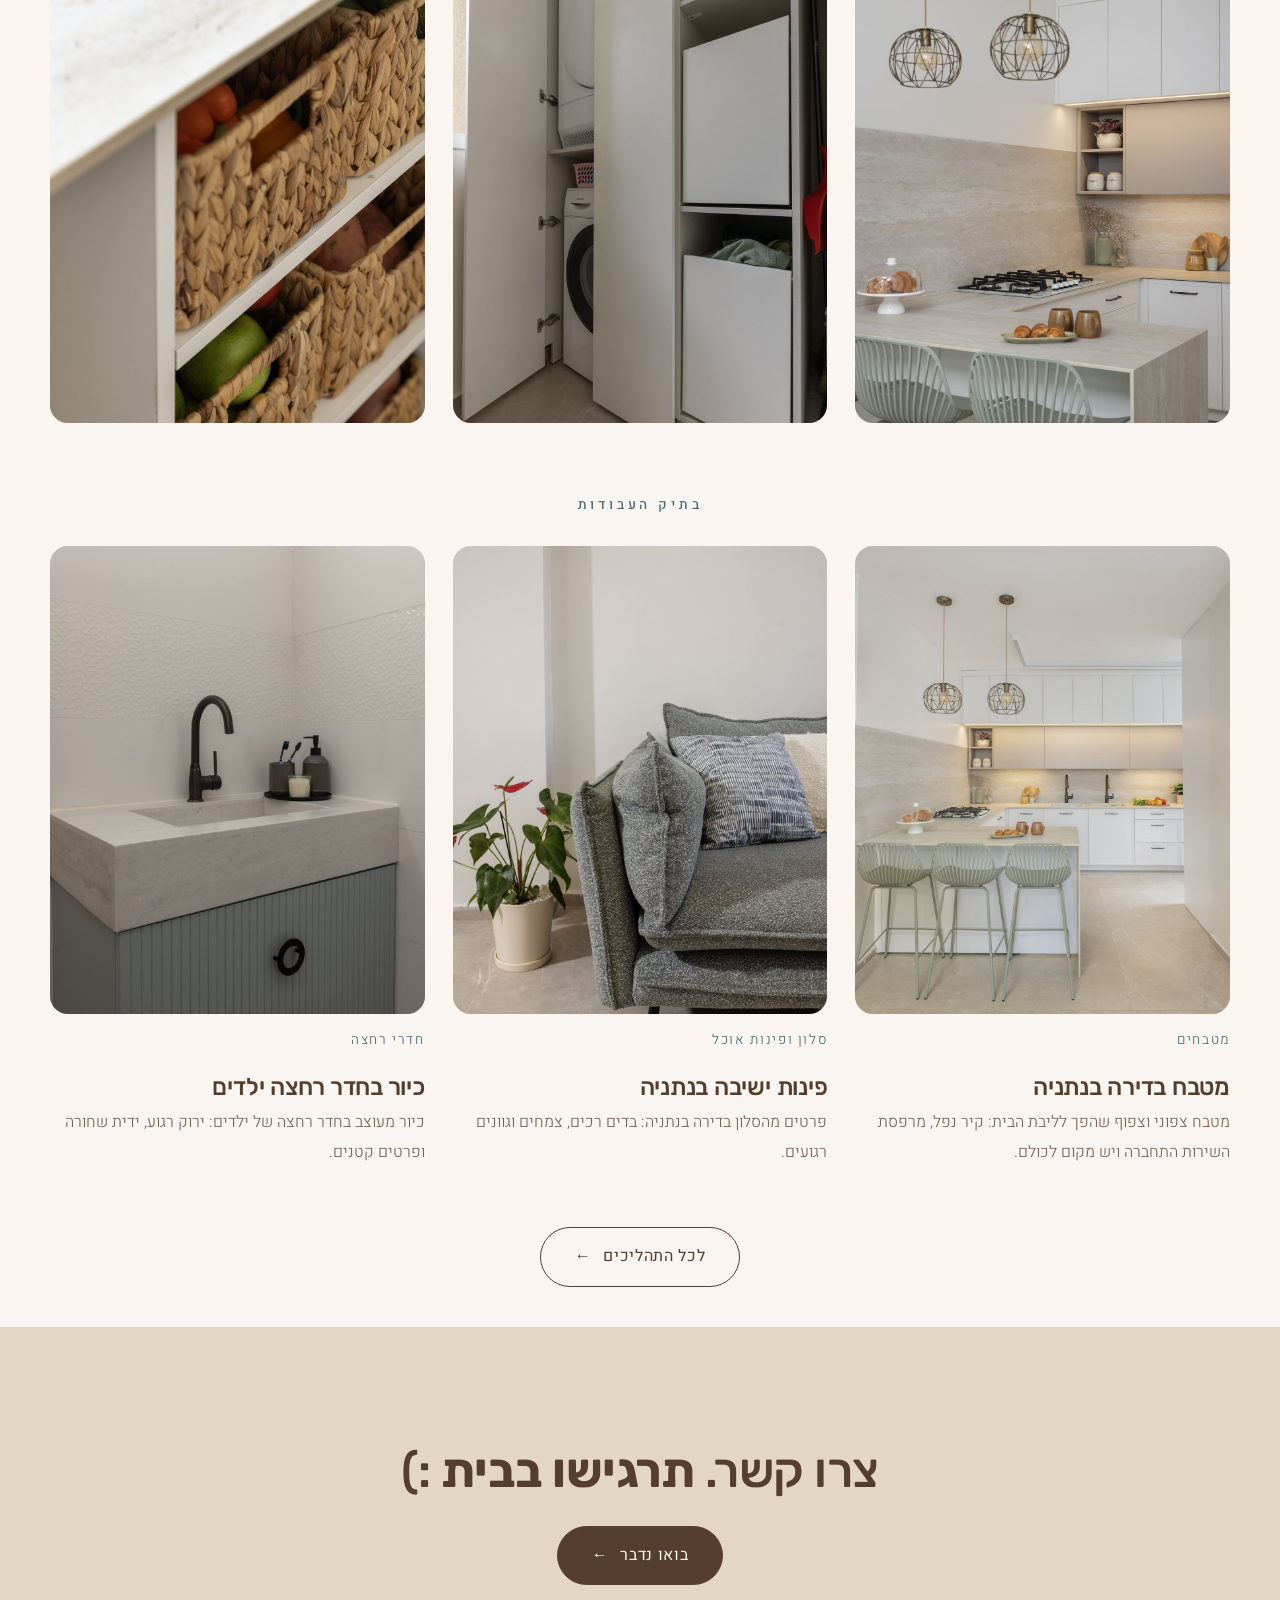
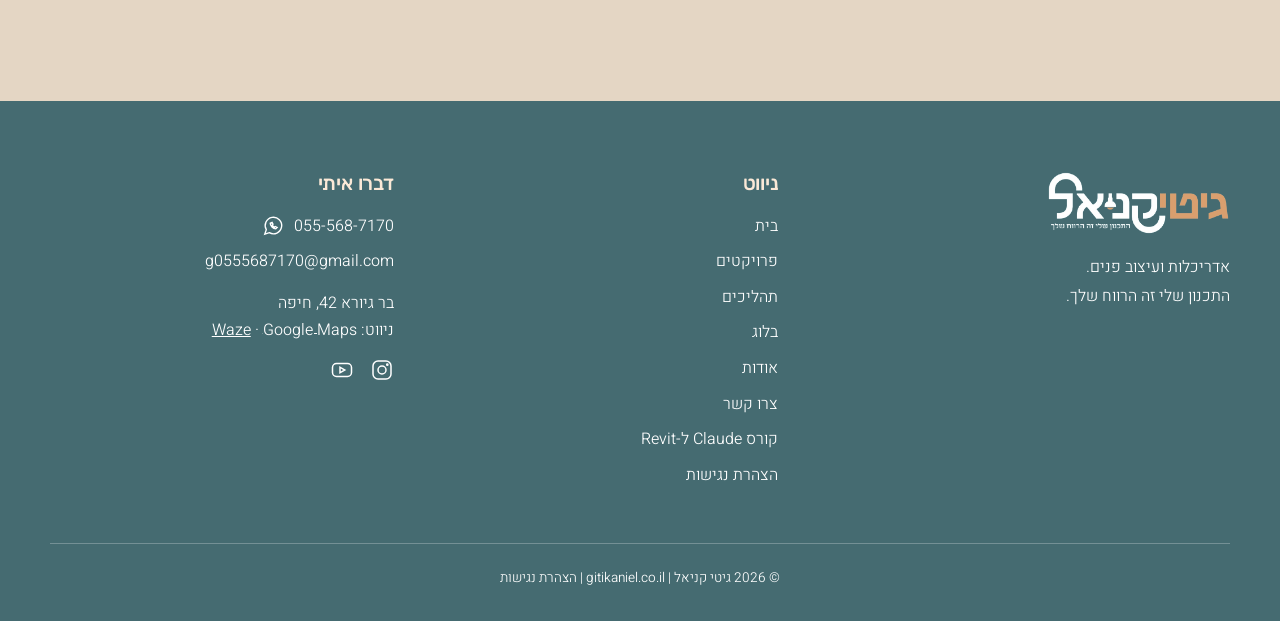
<file: story.html>
<!DOCTYPE html>
<html lang="he" dir="rtl">
<head>
<meta charset="UTF-8">
<meta name="viewport" content="width=device-width, initial-scale=1">
<title>סיפור | גיטי קניאל</title>
<meta name="description" content="גיטי קניאל, הנדסאית אדריכלות. תכנון ועיצוב בתים פרטיים.">
<meta name="robots" content="noindex">
<link rel="icon" href="images/logo.png">
<link rel="preconnect" href="https://fonts.googleapis.com">
<link rel="preconnect" href="https://fonts.gstatic.com" crossorigin>
<link href="https://fonts.googleapis.com/css2?family=Rubik:wght@400;500;600&family=Heebo:wght@300;400;500;700&display=swap" rel="stylesheet">
<link rel="stylesheet" href="style.css?v=1794152503">
</head>
<body data-page="process">
<a class="skip" href="#main">דלג לתוכן הראשי</a>
<div id="site-header"></div>
<main id="main" tabindex="-1">

<section style="padding-bottom:40px"><div class="wrap" id="story-detail"></div></section>
<section class="cta"><div class="wrap"><h2>צרו קשר. <strong class="cta-em">תרגישו בבית</strong> <span dir="ltr" aria-hidden="true">(:</span></h2>
<a class="btn solid arrow" href="contact.html">בואו נדבר</a></div></section>
</main>
<div id="site-footer"></div>
<script src="content.js?v=1794152503"></script>
<script src="main.js?v=1794152503"></script>
</body>
</html>
</file>
<file: style.css>
/* גיטי קניאל - עיצוב v2: נקי, מואר, יוקרתי. הצבעים במשתנים. */
:root {
  --ivory: #FBF5F2;
  --sand: #F1E9DE;
  --sand-deep: #E4D6C4;
  --brown: #563E2E;
  --brown-soft: #7a6454;
  --teal: #618E94;
  --teal-mist: #E9F0F0;
  --orange: #D99F6F;
  --line: rgba(86, 62, 46, .16);
  --r: 18px;
  --serif: 'Rubik', sans-serif;
  --sans: 'Heebo', sans-serif;
  --ease: cubic-bezier(.2, .7, .2, 1);
  /* type scale: small labels, small text, lead, sub-heading, statement, h2, page h1 */
  --fs-1: .85rem;
  --fs-2: 1rem;
  --fs-3: 1.25rem;
  --fs-4: 1.5rem;
  --fs-5: clamp(1.4rem, 2.6vw, 1.8rem);
  --fs-6: clamp(2rem, 4.4vw, 3rem);
  --fs-7: clamp(2.4rem, 6vw, 3.8rem);
}
* { box-sizing: border-box; margin: 0; padding: 0; }
html { scroll-behavior: smooth; }
body { font-family: var(--sans); font-weight: 300; font-size: 18px; line-height: 1.85; color: var(--brown); background: var(--ivory); direction: rtl; -webkit-font-smoothing: antialiased; }
img { max-width: 100%; display: block; }
a { color: inherit; text-decoration: none; }
.wrap { width: min(1180px, 100% - 48px); margin-inline: auto; }
section { padding: clamp(64px, 9vw, 128px) 0; }
h1, h2, h3 { font-family: var(--serif); font-weight: 500; line-height: 1.2; letter-spacing: -.01em; }
h2 { font-size: var(--fs-6); }
.eyebrow { display: block; font-size: var(--fs-1); letter-spacing: .28em; color: var(--teal); font-weight: 500; margin-bottom: 18px; }
.rule { display: block; width: 56px; height: 1px; background: var(--orange); margin: 22px 0; }
.center { text-align: center; }
.center .rule { margin-inline: auto; }

/* ---------- buttons: thin, quiet ---------- */
.btn { display: inline-flex; align-items: center; gap: 12px; padding: 14px 34px; border: 1px solid var(--brown); border-radius: 999px; font-size: var(--fs-2); font-weight: 400; letter-spacing: .04em; transition: .35s var(--ease); background: transparent; cursor: pointer; font-family: inherit; color: var(--brown); }
.btn:hover { background: var(--brown); color: var(--ivory); }
.btn.solid { background: var(--brown); color: var(--ivory); }
.btn.solid:hover { background: transparent; color: var(--brown); }
.btn.light { border-color: var(--ivory); color: var(--ivory); }
.btn.light:hover { background: var(--ivory); color: var(--brown); }
.arrow::after { content: "\2190"; transition: transform .35s var(--ease); }
.arrow:hover::after { transform: translateX(-5px); }
.textlink { border-bottom: 1px solid var(--orange); padding-bottom: 2px; font-weight: 400; }

/* ---------- header ---------- */
.site-header { position: sticky; top: 0; z-index: 60; background: rgba(251, 248, 243, .92); backdrop-filter: blur(10px); transition: box-shadow .3s; }
.site-header.scrolled { box-shadow: 0 1px 0 var(--line); }
.header-inner { display: flex; align-items: center; justify-content: space-between; height: 84px; }
.logo img { height: 50px; width: auto; }
.nav { display: flex; align-items: center; gap: 38px; }
.nav a { font-size: var(--fs-2); font-weight: 400; position: relative; padding: 4px 0; }
.nav a:not(.nav-cta)::after { content: ""; position: absolute; inset-inline: 0; bottom: -2px; height: 1px; background: var(--orange); transform: scaleX(0); transition: transform .35s var(--ease); }
.nav a:hover::after, .nav a.active::after { transform: scaleX(1); }
.nav-cta { border: 1px solid var(--brown); border-radius: 999px; padding: 8px 24px !important; transition: .3s; }
.nav-cta:hover { background: var(--brown); color: var(--ivory); }
.menu-btn { display: none; background: none; border: 0; width: 44px; height: 44px; cursor: pointer; }
.menu-btn span { display: block; width: 24px; height: 1px; background: var(--brown); margin: 7px auto; transition: .3s; }

/* ---------- hero ---------- */
.hero { position: relative; padding: clamp(40px, 6vw, 90px) 0 clamp(70px, 9vw, 130px); overflow: hidden; }
.hero-grid { display: grid; grid-template-columns: 1.15fr .85fr; gap: clamp(30px, 6vw, 90px); align-items: center; }
.hero h1 { font-size: clamp(2.6rem, 6.4vw, 5rem); font-weight: 400; margin-bottom: 8px; }
.hero h1 em { font-style: normal; color: var(--teal); }
.hero p.lead { font-size: 1.15rem; max-width: 460px; color: var(--brown-soft); margin: 4px 0 36px; }
.hero .btns { display: flex; gap: 14px; flex-wrap: wrap; }
.arch { position: relative; aspect-ratio: 3 / 4; border-radius: var(--r); overflow: hidden; background: linear-gradient(165deg, #efe3d3 0%, #dcc3a6 100%); }
.arch img { position: absolute; inset: 0; width: 100%; height: 100%; object-fit: cover; }
.arch-frame { position: relative; }
.arch-frame::before { content: ""; position: absolute; inset: -16px; border: 1px solid var(--orange); border-radius: calc(var(--r) + 10px); opacity: .7; }
.arch .ph { position: absolute; inset: 0; display: flex; align-items: flex-end; justify-content: center; padding: 28px; font-size: var(--fs-1); letter-spacing: .2em; color: rgba(86, 62, 46, .45); }

/* pendant lamp motif (same lamp as the brand ad) */
.lamp { position: absolute; top: 0; inset-inline-start: clamp(14px, 5vw, 80px); width: 60px; z-index: 2; transform-origin: top center; animation: sway 8s ease-in-out infinite; }
.lamp .cord { width: 6px; background: var(--teal); margin: 0 auto; height: clamp(50px, 8vw, 110px); }
.lamp svg { display: block; width: 60px; overflow: visible; margin-top: -1px; }
@keyframes sway { 0%, 100% { transform: rotate(-.8deg); } 50% { transform: rotate(.8deg); } }
.mannequin { display: flex; justify-content: center; }
.mannequin img { width: min(100%, 400px); height: auto; }
.hero h1 { line-height: 1.12; }
/* ---------- statement ---------- */
.statement { background: var(--sand); }
.statement p { font-family: var(--serif); font-size: var(--fs-5); line-height: 1.5; text-align: center; font-weight: 500; margin-bottom: 6px; }
.statement p.soft { font-family: var(--sans); font-weight: 300; font-size: var(--fs-3); max-width: 640px; margin: 22px auto 34px; color: var(--brown-soft); }

/* ---------- services ---------- */
.services { background: var(--teal-mist); }

/* ---------- projects ---------- */
.sec-head { display: flex; justify-content: space-between; align-items: end; gap: 24px; margin-bottom: 48px; flex-wrap: wrap; }
.proj-grid { display: grid; grid-template-columns: repeat(3, 1fr); gap: 36px 28px; }
.proj { display: block; }
.proj .img { position: relative; aspect-ratio: 4 / 5; border-radius: var(--r); overflow: hidden; background: linear-gradient(165deg, #efe3d3, #d9c0a3); }
.proj .img img { position: absolute; inset: 0; width: 100%; height: 100%; object-fit: cover; transition: transform .9s var(--ease); }
.proj:hover .img img { transform: scale(1.05); }
.proj .ph { position: absolute; inset: 0; display: flex; align-items: center; justify-content: center; font-size: var(--fs-1); letter-spacing: .22em; color: rgba(86, 62, 46, .4); }
.proj h3 { font-size: var(--fs-4); margin-top: 20px; }
.proj .meta { font-size: var(--fs-1); color: var(--teal); letter-spacing: .12em; margin-bottom: 4px; display: block; margin-top: 14px; }
.proj p { color: var(--brown-soft); font-size: var(--fs-2); margin-top: 6px; }
.filters { display: flex; gap: 10px; justify-content: center; margin-bottom: 56px; flex-wrap: wrap; }
.filter { background: none; border: 1px solid var(--line); border-radius: 999px; padding: 9px 26px; font-family: inherit; font-size: var(--fs-2); color: var(--brown); cursor: pointer; transition: .3s; }
.filter.on, .filter:hover { background: var(--brown); border-color: var(--brown); color: var(--ivory); }

/* ---------- videos ---------- */
.videos { background: var(--sand); }
.video { position: relative; aspect-ratio: 9 / 16; max-height: 560px; width: 100%; border-radius: var(--r); overflow: hidden; background: linear-gradient(165deg, #e9dccb, #d2b898); border: 0; cursor: pointer; display: block; font-family: inherit; color: var(--brown); }
.video img, .video iframe { position: absolute; inset: 0; width: 100%; height: 100%; object-fit: cover; border: 0; }
.video .play { position: absolute; inset: 0; display: flex; flex-direction: column; align-items: center; justify-content: center; gap: 16px; }
.video .play i { width: 66px; height: 66px; border-radius: 50%; border: 1px solid var(--brown); background: rgba(251, 248, 243, .75); display: flex; align-items: center; justify-content: center; transition: .35s var(--ease); }
.video:hover .play i { transform: scale(1.1); background: var(--ivory); }
.video .play i::before { content: ""; border-inline-start: 14px solid var(--brown); border-block: 9px solid transparent; margin-inline-end: -4px; transform: scaleX(-1); }
.video .tag { position: absolute; top: 9%; inset-inline-start: 50%; transform: translateX(50%); background: rgba(251, 248, 243, .9); font-size: .72rem; letter-spacing: .15em; padding: 3px 12px; border-radius: 999px; }
.video .cap { font-size: var(--fs-1); letter-spacing: .1em; }

/* ---------- testimonials ---------- */
.testi { background: var(--brown); color: var(--ivory); text-align: center; position: relative; }
.testi .eyebrow { color: var(--orange); }
.testi-stage { position: relative; min-height: 260px; max-width: 840px; margin: 30px auto 0; }
.quote { position: absolute; inset: 0; opacity: 0; transform: translateY(10px); transition: opacity .8s, transform .8s var(--ease); pointer-events: none; }
.quote.on { opacity: 1; transform: none; pointer-events: auto; position: relative; }
.quote p { font-family: var(--serif); font-size: var(--fs-5); line-height: 1.55; font-weight: 400; }
.quote .who { margin-top: 26px; font-size: var(--fs-1); letter-spacing: .14em; color: var(--orange); }
.dots { display: flex; gap: 10px; justify-content: center; margin-top: 40px; }
.dots button { width: 9px; height: 9px; border-radius: 50%; border: 1px solid var(--orange); background: transparent; cursor: pointer; padding: 0; transition: .3s; }
.dots button.on { background: var(--orange); }
.testi-grid { display: grid; grid-template-columns: repeat(3, 1fr); gap: 36px; text-align: right; margin-top: 60px; }
.testi-grid .quote { position: static; opacity: 1; transform: none; border-top: 1px solid rgba(251, 248, 243, .25); padding-top: 22px; }
.testi-grid .quote p { font-size: var(--fs-3); }

/* ---------- blog ---------- */
.blog-grid { display: grid; grid-template-columns: repeat(3, 1fr); gap: 40px 30px; }
.post { display: block; }
.post .img { aspect-ratio: 4 / 3; border-radius: var(--r); overflow: hidden; background: linear-gradient(165deg, #efe3d3, #d9c0a3); position: relative; }
.post .img img { width: 100%; height: 100%; object-fit: cover; position: absolute; inset: 0; transition: transform .9s var(--ease); }
.post:hover .img img { transform: scale(1.05); }
.post .img .ph { position: absolute; inset: 0; display: flex; align-items: center; justify-content: center; font-family: var(--serif); font-size: 2.4rem; color: rgba(86, 62, 46, .22); }
.post .meta { font-size: var(--fs-1); color: var(--teal); letter-spacing: .15em; display: block; margin: 18px 0 6px; }
.post h3 { font-size: var(--fs-4); }
.post p { color: var(--brown-soft); font-size: var(--fs-2); margin: 8px 0 12px; }
.article { max-width: 760px; margin-inline: auto; }
.article h1 { font-size: var(--fs-6); margin-bottom: 20px; }
.article .lead { font-size: var(--fs-3); color: var(--brown-soft); margin-bottom: 50px; }
.article .part { padding: 30px 0; border-top: 1px solid var(--line); display: grid; grid-template-columns: 56px 1fr; gap: 0 12px; }
.article .part .no { font-family: var(--serif); color: var(--orange); font-size: var(--fs-4); }
.article .part h3 { font-size: var(--fs-4); margin-bottom: 8px; }
.article .part p { grid-column: 2; color: var(--brown-soft); }

/* ---------- page head ---------- */
.page-head { padding: clamp(56px, 8vw, 110px) 0 clamp(30px, 4vw, 50px); text-align: center; }
.page-head h1 { font-size: var(--fs-7); font-weight: 400; }
.page-head p { color: var(--brown-soft); max-width: 520px; margin: 8px auto 0; }

/* ---------- about ---------- */
.about-grid { display: grid; grid-template-columns: .8fr 1.2fr; gap: clamp(40px, 7vw, 100px); align-items: center; }
.about-grid p { font-size: var(--fs-3); margin-bottom: 18px; }
.about-grid .big { font-family: var(--serif); font-size: var(--fs-5); line-height: 1.4; }

/* ---------- contact ---------- */
.contact-grid { display: grid; grid-template-columns: 1fr 1fr; gap: clamp(40px, 7vw, 100px); align-items: start; }
.contact-list { border-top: 1px solid var(--line); }
.contact-row { display: flex; align-items: center; gap: 22px; padding: 28px 4px; border-bottom: 1px solid var(--line); transition: padding .4s var(--ease), background .4s; }
.contact-row:hover { padding-inline: 22px; background: var(--sand); }
.contact-row svg { width: 30px; height: 30px; stroke: var(--teal); fill: none; stroke-width: 1.2; flex: none; }
.contact-row small { display: block; font-size: var(--fs-1); letter-spacing: .15em; color: var(--brown-soft); }
.contact-row strong { font-family: var(--serif); font-weight: 500; font-size: var(--fs-4); }
.contact-row .go { margin-inline-start: auto; color: var(--orange); font-size: 1.3rem; }
details { border-bottom: 1px solid var(--line); padding: 20px 0; }
details summary { cursor: pointer; font-family: var(--serif); font-size: var(--fs-3); list-style: none; display: flex; justify-content: space-between; }
details summary::after { content: "+"; color: var(--orange); font-size: 1.5rem; line-height: 1; }
details[open] summary::after { content: "–"; }
details p { margin-top: 10px; color: var(--brown-soft); }

/* ---------- cta band ---------- */
.cta { background: var(--sand-deep); text-align: center; }
.cta h2 { margin-bottom: 8px; }
.cta p { color: var(--brown-soft); margin-bottom: 34px; }

/* ---------- footer ---------- */
.site-footer { background: var(--teal); color: #fff; padding: 70px 0 30px; font-size: var(--fs-2); }
.foot-grid { display: grid; grid-template-columns: 1.2fr 1fr 1fr; gap: 40px; }
.site-footer img { height: 64px; width: auto; margin-bottom: 18px; }
.site-footer h2 { font-family: var(--serif); font-weight: 500; font-size: var(--fs-3); color: #F6DDC2; margin-bottom: 14px; }
.site-footer a { display: block; padding: 3px 0; opacity: .85; transition: .3s; }
.site-footer a:hover { opacity: 1; color: #F6DDC2; }
.foot-bottom { border-top: 1px solid rgba(255, 255, 255, .25); margin-top: 50px; padding-top: 22px; font-size: var(--fs-1); opacity: .8; text-align: center; }

/* subtle floating nudge (appears after scroll) */
.nudge { position: fixed; bottom: 24px; left: 24px; z-index: 70; background: rgba(251, 248, 243, .94); backdrop-filter: blur(8px); border: 1px solid var(--brown); border-radius: 999px; padding: 10px 24px; font-size: .9rem; opacity: 0; transform: translateY(14px); pointer-events: none; transition: .5s var(--ease); }
.nudge.show { opacity: 1; transform: none; pointer-events: auto; }
.nudge { display: inline-flex; align-items: center; gap: 10px; }
.nudge svg { width: 22px; height: 22px; stroke: currentColor; fill: none; stroke-width: 1.4; }
.nudge:hover { background: var(--brown); color: var(--ivory); }

/* reveal */
.hero-in { animation: hero-in 1s var(--ease) both; }
@keyframes hero-in { from { opacity: 0; transform: translateY(20px); } to { opacity: 1; transform: none; } }
@media (prefers-reduced-motion: reduce) { .hero-in, .lamp { animation: none; } html { scroll-behavior: auto; } }

body { overflow-x: clip; }
.contact-row > span:not(.go) { min-width: 0; }
.contact-row strong { overflow-wrap: anywhere; }
@media (max-width: 860px) {
  body { font-size: 17px; }
  .contact-row { gap: 14px; padding-inline: 0; }
  .contact-row strong { font-size: 1.15rem; }
  .contact-row svg { width: 26px; height: 26px; }
  .hero-grid, .about-grid, .contact-grid { grid-template-columns: 1fr; }
  .hero .arch-frame { max-width: 340px; margin: 10px auto 0; }
  .proj-grid, .blog-grid, .testi-grid { grid-template-columns: 1fr; }
  .foot-grid { grid-template-columns: 1fr; }
  .video { max-height: 480px; }
  .menu-btn { display: block; }
  .nav { position: absolute; top: 84px; inset-inline: 0; flex-direction: column; align-items: stretch; gap: 0; background: var(--ivory); padding: 6px 24px 20px; display: none; border-bottom: 1px solid var(--line); }
  .nav.open { display: flex; }
  .nav a { padding: 15px 0; border-bottom: 1px solid var(--line); }
  .nav-cta { margin-top: 14px; text-align: center; }
  .lamp { width: 40px; }
  .lamp svg { width: 40px; }
  .nudge { bottom: 16px; left: 16px; }
}

/* ---------- project detail ---------- */
.story { max-width: 760px; margin: 30px auto 10px; }
.chap { padding: 26px 0; border-top: 1px solid var(--line); }
.chap h3 { font-size: var(--fs-4); margin-bottom: 8px; }
.chap p { color: var(--brown-soft); }
.sub-head { text-align: center; margin: 70px 0 28px; }
.sub-head .eyebrow { margin: 0; }
.gal { display: grid; grid-template-columns: repeat(3, 1fr); gap: 28px; }
.ph-item .img { position: relative; aspect-ratio: 4 / 5; border-radius: var(--r); overflow: hidden; background: linear-gradient(165deg, #efe3d3, #d9c0a3); cursor: zoom-in; }
.ph-item .img img { position: absolute; inset: 0; width: 100%; height: 100%; object-fit: cover; transition: transform .9s var(--ease); }
.ph-item:hover .img img { transform: scale(1.04); }
.ph-item .ph { position: absolute; inset: 0; display: flex; align-items: center; justify-content: center; font-size: var(--fs-1); letter-spacing: .22em; color: rgba(86, 62, 46, .4); }
.plans { display: grid; grid-template-columns: repeat(3, 1fr); gap: 28px; align-items: start; }
.plan img { width: 100%; border-radius: 6px; cursor: zoom-in; box-shadow: 0 1px 0 var(--line); }
.plan figcaption { text-align: center; font-size: var(--fs-1); color: var(--brown-soft); margin-top: 8px; letter-spacing: .08em; }
.lightbox { position: fixed; inset: 0; z-index: 200; background: rgba(40, 28, 20, .92); display: none; align-items: center; justify-content: center; padding: 24px; cursor: zoom-out; }
.lightbox.on { display: flex; }
.lightbox img { max-width: 100%; max-height: 100%; object-fit: contain; }
@media (max-width: 860px) { .gal, .plans { grid-template-columns: 1fr; } }

/* ---------- shapes: one symmetric style everywhere ---------- */
.proj .img, .ph-item .img, .post .img, .video, .arch, .plan img, .cmp { border-radius: var(--r); }
.ph-item .img, .proj .img { aspect-ratio: 4 / 5; }

/* ---------- before / after slider ---------- */
.cmps { display: grid; grid-template-columns: repeat(2, 1fr); gap: 28px; }
.cmp { position: relative; aspect-ratio: 4 / 5; overflow: hidden; direction: ltr; --pos: 50%; background: var(--sand); user-select: none; }
.cmp img { position: absolute; inset: 0; width: 100%; height: 100%; object-fit: cover; }
.cmp-b { position: absolute; inset: 0; clip-path: inset(0 calc(100% - var(--pos)) 0 0); }
.cmp-bar { position: absolute; top: 0; bottom: 0; left: var(--pos); width: 2px; background: #fff; transform: translateX(-1px); box-shadow: 0 0 0 1px rgba(0, 0, 0, .08); pointer-events: none; }
.cmp-bar i { position: absolute; top: 50%; left: 50%; width: 46px; height: 46px; border-radius: 50%; background: rgba(251, 245, 242, .96); border: 1px solid var(--brown); transform: translate(-50%, -50%); }
.cmp-bar i::before, .cmp-bar i::after { content: ""; position: absolute; top: 50%; width: 8px; height: 8px; border-top: 1.5px solid var(--brown); border-left: 1.5px solid var(--brown); }
.cmp-bar i::before { left: 11px; transform: translateY(-50%) rotate(-45deg); }
.cmp-bar i::after { right: 11px; transform: translateY(-50%) rotate(135deg); }
.cmp input { position: absolute; inset: 0; width: 100%; height: 100%; opacity: 0; cursor: ew-resize; margin: 0; }
.cmp-tag { position: absolute; top: 16px; font-size: .75rem; letter-spacing: .15em; background: rgba(251, 245, 242, .92); padding: 3px 14px; border-radius: 999px; pointer-events: none; direction: rtl; }
.cmp-tag-b { left: 16px; } .cmp-tag-a { right: 16px; }

/* ---------- story page extras ---------- */
.story.with-portrait { max-width: 1000px; display: grid; grid-template-columns: .8fr 1.2fr; gap: 50px; align-items: start; }
.portrait .img { position: relative; aspect-ratio: 4 / 5; border-radius: var(--r); overflow: hidden; background: linear-gradient(165deg, #efe3d3, #d9c0a3); cursor: zoom-in; }
.portrait .img img { position: absolute; inset: 0; width: 100%; height: 100%; object-fit: cover; }
.portrait .ph { position: absolute; inset: 0; display: flex; align-items: center; justify-content: center; font-size: var(--fs-1); letter-spacing: .2em; color: rgba(86, 62, 46, .4); }
.portrait figcaption { text-align: center; font-size: var(--fs-1); color: var(--brown-soft); margin-top: 10px; letter-spacing: .06em; }
.story-link { text-align: center; margin: 80px auto 0; padding: 40px 20px; background: var(--sand); border-radius: var(--r); max-width: 760px; }
.story-link h3, .story-link h2 { font-size: var(--fs-4); margin: 6px 0 20px; }
.aquote { font-family: var(--serif); font-size: var(--fs-4); line-height: 1.5; text-align: center; margin: 50px 0 10px; padding: 30px 0; border-top: 1px solid var(--line); border-bottom: 1px solid var(--line); color: var(--teal); }
.next { margin-top: 60px; text-align: center; }
.next h3 { font-size: var(--fs-4); }
.next a { border-bottom: 1px solid var(--orange); }
.article .part p + p { margin-top: 10px; }
@media (max-width: 860px) { .cmps, .story.with-portrait { grid-template-columns: 1fr; } }

.video .tag { top: 14px; inset-inline-start: 14px; transform: none; }
.filters { gap: 10px; }

/* testimonial arrows */
.testi-wrap { position: relative; padding-inline: 64px; }
.tarrow { position: absolute; top: 50%; transform: translateY(-50%); width: 46px; height: 46px; border-radius: 50%; border: 1px solid var(--orange); background: transparent; color: var(--ivory); font-size: 1.8rem; line-height: 1; padding-bottom: 4px; cursor: pointer; transition: .3s; }
.tarrow:hover { background: var(--orange); color: var(--brown); }
.tprev { right: 0; } .tnext { left: 0; }
@media (max-width: 860px) { .testi-wrap { padding-inline: 0; padding-bottom: 60px; } .tarrow { top: auto; bottom: 0; transform: none; } .tprev { right: calc(50% - 56px); } .tnext { left: calc(50% - 56px); } .dots { margin-top: -30px; } }

/* arrows: reversed (right = next) and pinned to the screen sides */
.tprev { right: auto; left: calc(50% - 50vw + 24px); }
.tnext { left: auto; right: calc(50% - 50vw + 24px); }
.testi-wrap { padding-inline: 90px; }
@media (max-width: 860px) { .tprev { left: calc(50% - 56px); right: auto; } .tnext { right: calc(50% - 56px); left: auto; } .testi-wrap { padding-inline: 0; } }

/* services: brand icons + labels only (as in the printed ad) */
.svc-lead { font-family: var(--serif); font-size: var(--fs-5); line-height: 1.6; font-weight: 500; max-width: 760px; margin: 6px auto 14px; }
.svc-accent { color: var(--orange); font-weight: 500; font-size: var(--fs-3); }
.svc-row { display: grid; grid-template-columns: repeat(5, 1fr); gap: 20px; margin-top: 56px; max-width: 900px; margin-inline: auto; }
.svc { text-align: center; }
.svc img { height: 76px; width: auto; margin: 0 auto 16px; object-fit: contain; }
.svc span { display: block; font-size: var(--fs-2); font-weight: 500; color: var(--brown-soft); line-height: 1.4; }
@media (max-width: 860px) { .svc-row { display: flex; flex-wrap: wrap; justify-content: center; gap: 36px 20px; } .svc { flex: 0 0 calc((100% - 40px) / 3); } }

/* testimonials: track slider. Outgoing + incoming move together (one continuous motion), eased, with a light opacity change. */
.testi-stage { overflow: hidden; direction: ltr; }
.testi-stage .testi-track { display: flex; align-items: flex-start; transition: transform .62s cubic-bezier(.25, 1, .5, 1); will-change: transform; }
.testi-stage .testi-track .quote, .testi-stage .testi-track .quote.on { position: relative; inset: auto; flex: 0 0 100%; width: 100%; direction: rtl; transform: none; filter: none; transition: opacity .62s cubic-bezier(.25, 1, .5, 1); opacity: 0; will-change: opacity; }
.testi-stage .testi-track .quote.on { opacity: 1; }
.testi-stage .testi-track .quote .who, .testi-stage .testi-track .quote.on .who { opacity: 1; transform: none; transition: none; }
@media (prefers-reduced-motion: reduce) { .testi-stage .testi-track, .testi-stage .testi-track .quote { transition-duration: .01s; } }

/* =========================================================
   ACCESSIBILITY (IS 5568 / WCAG 2.x AA)
   ========================================================= */
:root { --teal-text: #456B71; --orange-text: #96602F; --orange-large: #B87A47; --orange-on-dark: #E2B48C; }
body { font-size: 1.125rem; }
@media (max-width: 860px) { body { font-size: 1.0625rem; } }

/* text colour contrast >= 4.5:1 (brand colours stay for lines, icons and large text) */
.eyebrow, .proj .meta, .post .meta, .aquote { color: var(--teal-text); }
.testi .eyebrow, .testi .quote .who, .quote .who { color: var(--orange-on-dark); }
.svc-accent { color: var(--orange-text); }
.article .part .no { color: var(--orange-large); }
.cta p { color: var(--brown); }
.ph, .proj .ph, .ph-item .ph, .arch .ph, .portrait .ph { color: var(--brown-soft); }
.site-footer { background: var(--teal-text); }
.site-footer h2 { color: #FBE9D7; }
.site-footer a, .foot-bottom { opacity: 1; }
.site-footer a:hover { color: #FBE9D7; text-decoration: underline; }

/* keyboard focus */
:focus { outline: none; }
:focus-visible { outline: 3px solid var(--teal-text); outline-offset: 3px; border-radius: 4px; }
.testi :focus-visible, .site-footer :focus-visible, .lightbox :focus-visible { outline-color: #fff; }
main:focus { outline: none; }

/* skip link + screen-reader text */
.skip { position: absolute; top: -80px; inset-inline-start: 12px; z-index: 300; background: var(--brown); color: #fff; padding: 10px 18px; border-radius: 8px; font-weight: 500; transition: top .2s; }
.skip:focus { top: 12px; }
.sr-only { position: absolute !important; width: 1px; height: 1px; padding: 0; margin: -1px; overflow: hidden; clip: rect(0 0 0 0); white-space: nowrap; border: 0; }

/* lightbox close */
.lb-close { position: absolute; top: 18px; inset-inline-end: 18px; width: 48px; height: 48px; border-radius: 50%; border: 1px solid #fff; background: transparent; color: #fff; font-size: 1.8rem; line-height: 1; cursor: pointer; }
.lightbox img { cursor: default; }
.dots { align-items: center; }

.article .part h2.h3, .statement-page .part h2.h3 { font-size: var(--fs-4); margin-bottom: 8px; }
.chap h2.h3 { font-size: var(--fs-4); margin-bottom: 8px; }
.statement-page .part p a { text-decoration: underline; }

/* WCAG 2.2.2: the lamp sways once (under 5 seconds) and then rests */
.lamp { animation: sway-once 4.8s ease-in-out 1; }
@keyframes sway-once { 0%, 100% { transform: rotate(0); } 25% { transform: rotate(-.8deg); } 75% { transform: rotate(.8deg); } }

/* ================= home page notes (21.10) ================= */
/* hero: the flag sentence */
.hero h1.flag { font-weight: 700; font-size: clamp(2.8rem, 6.4vw, 5.3rem); line-height: 1.06; letter-spacing: -.02em; color: var(--brown); margin-bottom: 18px; }
.tagline-plain { font-family: var(--serif); font-weight: 500; font-size: clamp(1.2rem, 2.1vw, 1.5rem); color: var(--brown); margin-bottom: 14px; }
.hero p.lead { margin-top: 0; }

/* menu: "צרו קשר" like the other links, no frame */
.nav-cta { border: 0; border-radius: 0; padding: 4px 0 !important; }
.nav-cta:hover { background: none; color: inherit; }
.nav a.nav-cta::after { content: ""; position: absolute; inset-inline: 0; bottom: -2px; height: 1px; background: var(--orange); transform: scaleX(0); transition: transform .35s var(--ease); }
.nav a.nav-cta:hover::after { transform: scaleX(1); }

/* statement: centred emphasis line between two thin rules (not a button) */
.statement .wrap { text-align: center; }
.flag-line { display: flex; align-items: center; justify-content: center; gap: 18px; margin-top: 30px; }
.flag-line span { font-family: var(--serif); font-weight: 600; font-size: var(--fs-3); color: var(--brown); max-width: 620px; }
.flag-line::before, .flag-line::after { content: ""; flex: 0 1 70px; height: 1px; background: var(--orange); }

/* CTA: emphasis without underline */
.cta .cta-em { font-weight: 700; }
.cta h2 { margin-bottom: 26px; }

/* sliding carousels (projects, videos, blog) */
.hcar { position: relative; }
.hcar-vp { overflow: hidden; margin-inline: -4px; padding: 4px; }
.hcar-track { display: flex; gap: 28px; transition: transform .62s cubic-bezier(.25, 1, .5, 1); will-change: transform; }
.hcar-track > * { flex: 0 0 calc((100% - 56px) / 3); min-width: 0; }
.hcar-videos .hcar-track > * { flex: 0 0 calc((100% - 84px) / 4); }
.harrow { position: absolute; top: 38%; z-index: 3; width: 48px; height: 48px; border-radius: 50%; border: 1px solid var(--brown); background: rgba(251, 245, 242, .94); color: var(--brown); font-size: 1.8rem; line-height: 1; padding-bottom: 4px; cursor: pointer; transition: .3s; }
.harrow:hover { background: var(--brown); color: var(--ivory); }
.harrow:disabled { opacity: .25; cursor: default; background: rgba(251, 245, 242, .94); color: var(--brown); }
.hprev { right: -24px; } .hnext { left: -24px; }
@media (max-width: 1240px) { .hprev { right: 6px; } .hnext { left: 6px; } }
@media (max-width: 860px) {
  .hcar-track > *, .hcar-videos .hcar-track > * { flex: 0 0 82%; }
  .hcar-videos .hcar-track > * { flex-basis: 62%; }
}
.social-links { display: flex; gap: 22px; flex-wrap: wrap; }

/* footer contact */
.f-phone { display: flex; align-items: center; gap: 10px; }
.f-phone a { display: inline-block; }
.f-wa svg { width: 22px; height: 22px; stroke: #fff; fill: none; stroke-width: 1.5; vertical-align: middle; }
.f-addr { margin-top: 10px; line-height: 1.7; }
.f-addr a { display: inline !important; text-decoration: underline; }

@media (max-width: 860px) { .hero { padding-top: 120px; } }

/* videos: 3 per view, same size as the original grid */
.hcar-videos .hcar-track > * { flex: 0 0 calc((100% - 56px) / 3); }
@media (max-width: 860px) { .hcar-videos .hcar-track > * { flex-basis: 82%; } }

/* testimonials: name on its own line, place under it */
.who-name, .who-place { display: block; }
.who-name { font-weight: 500; }

/* footer: social links as thin icons */
.f-social { display: flex; gap: 16px; margin-top: 14px; }
.site-footer .f-social a { display: inline-flex; padding: 0; }
.f-social svg { width: 24px; height: 24px; stroke: #fff; fill: none; stroke-width: 1.5; }

/* beta notice + course page */
.beta-bar { background: var(--brown); color: var(--ivory); text-align: center; font-size: 14px; padding: 7px 16px; letter-spacing: .02em; }
.course-cta { display: flex; flex-wrap: wrap; gap: 14px; margin-top: 22px; }
.course-cta .btn { text-decoration: none !important; }
</file>
